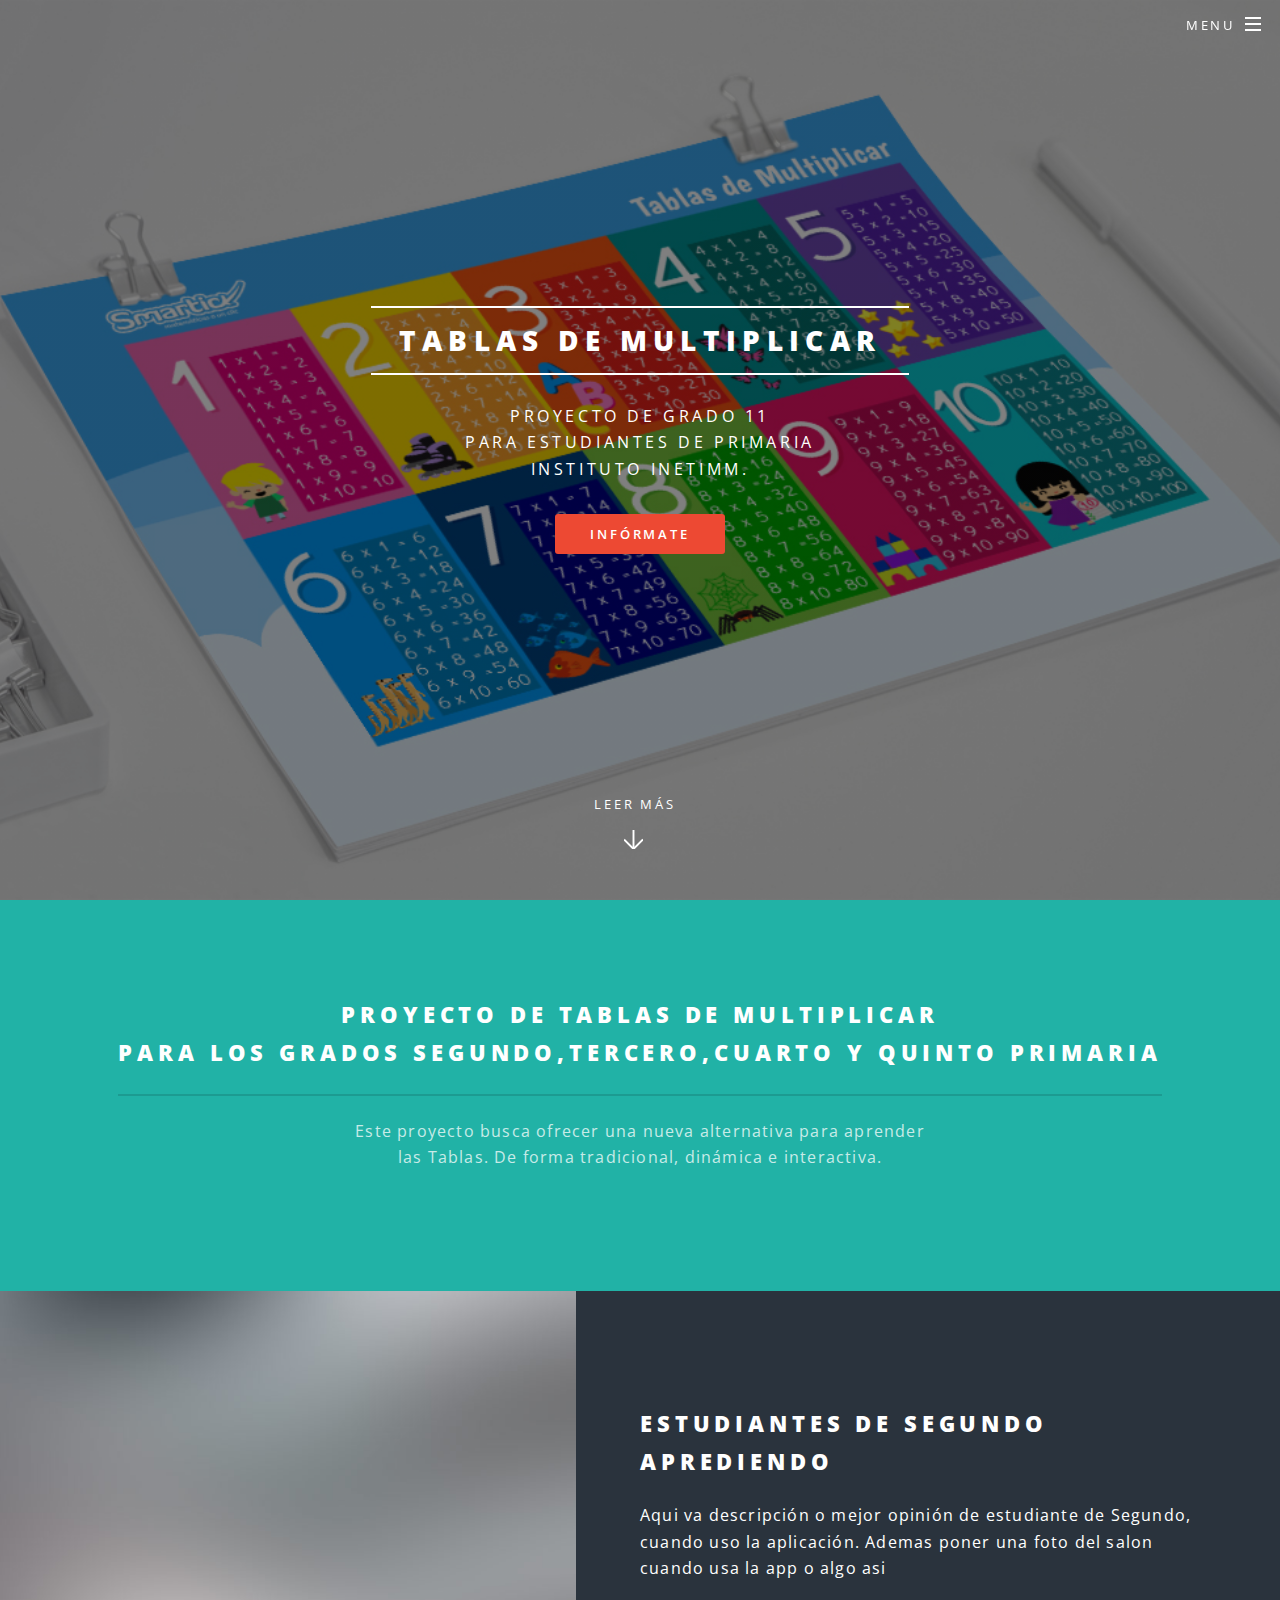
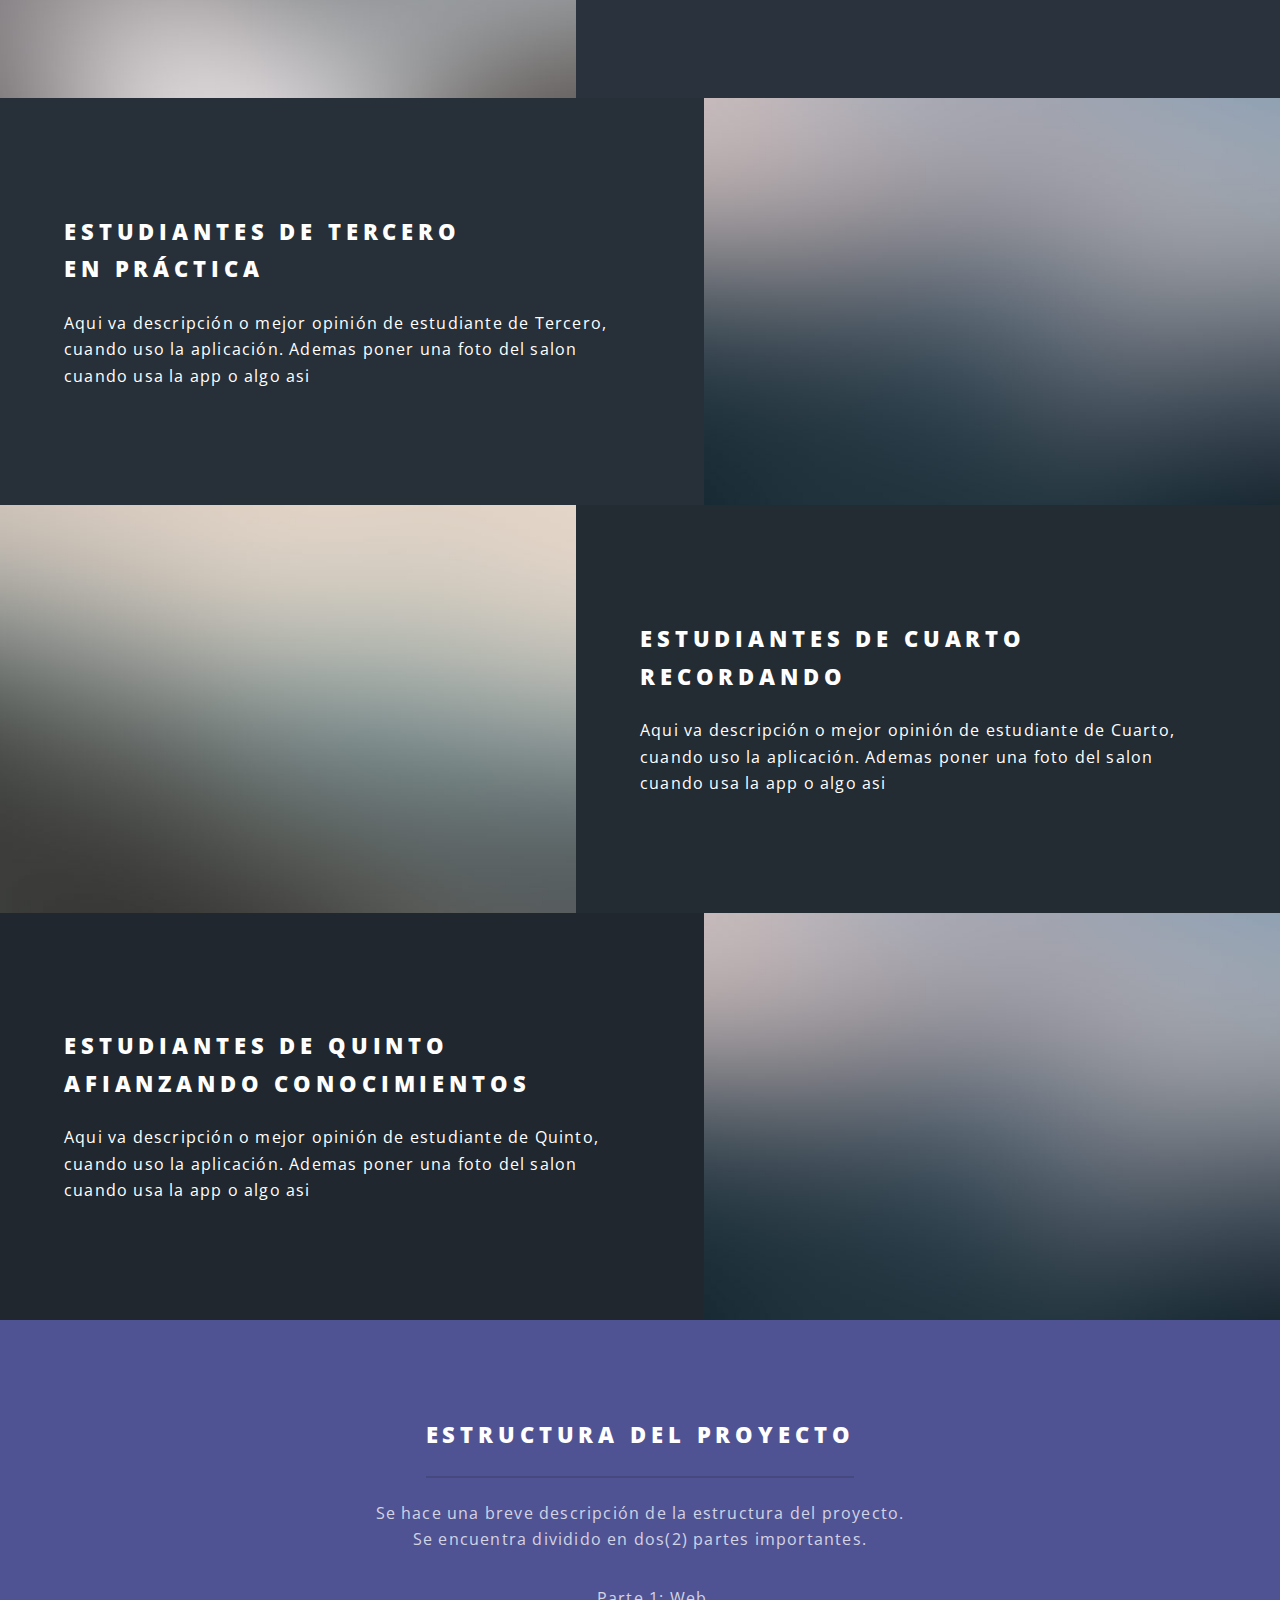
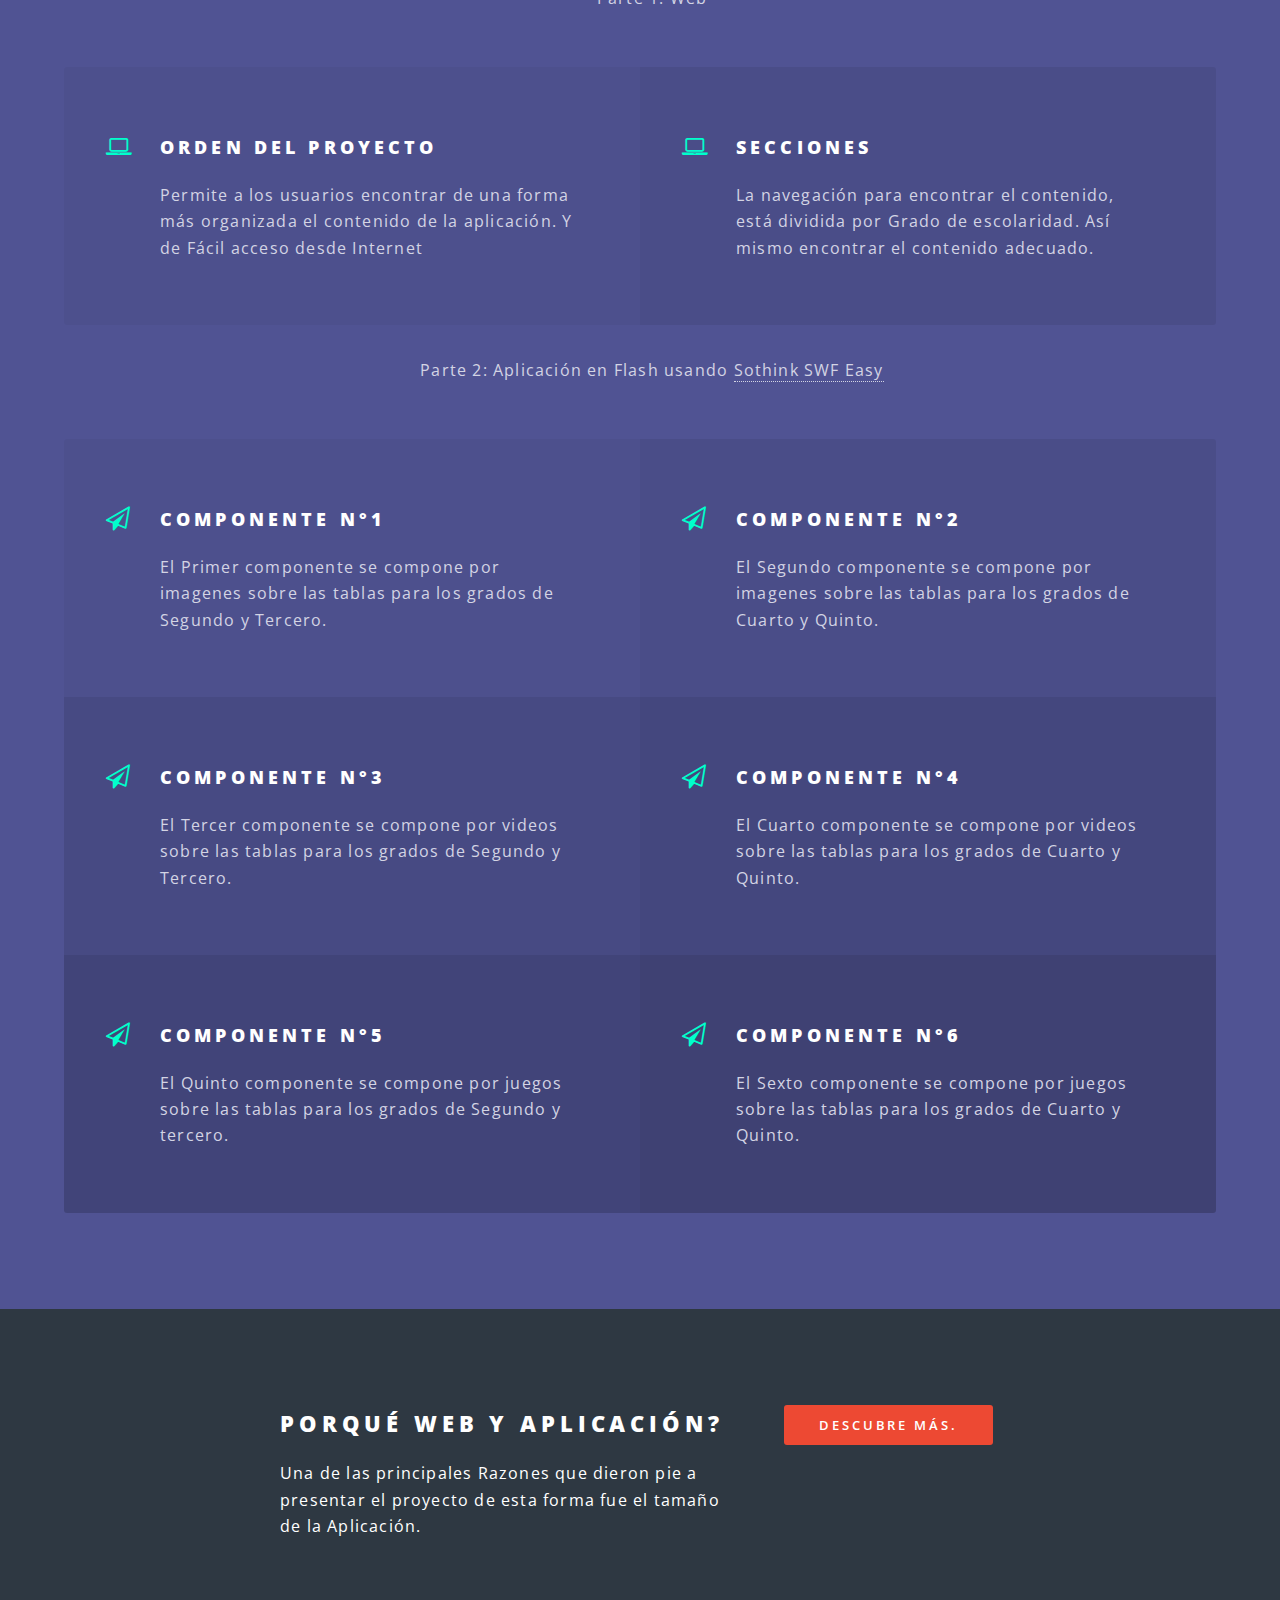
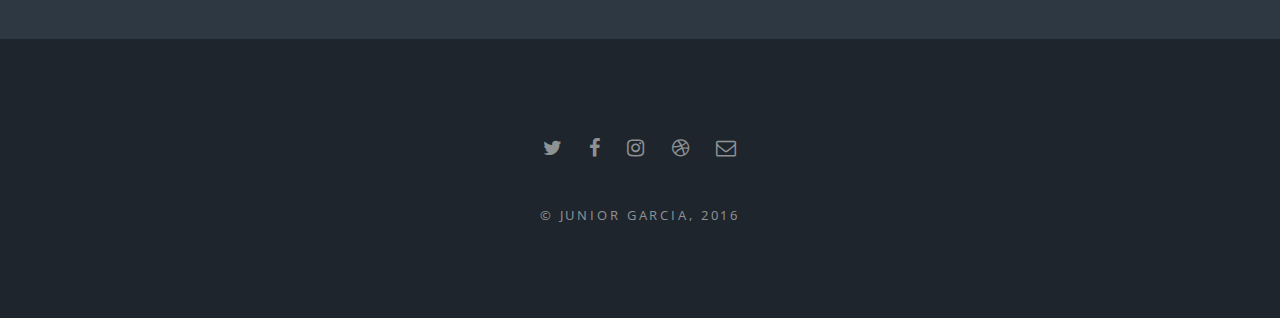
<file: index.html>
<!DOCTYPE HTML>
<html>
	<head>
		<title>Tablas</title>
		<meta charset="utf-8" />
		<meta name="viewport" content="width=device-width, initial-scale=1" />
		<!--[if lte IE 8]><script src="assets/js/ie/html5shiv.js"></script><![endif]-->
		<link rel="stylesheet" href="assets/css/main.css" />
		<!--[if lte IE 8]><link rel="stylesheet" href="assets/css/ie8.css" /><![endif]-->
		<!--[if lte IE 9]><link rel="stylesheet" href="assets/css/ie9.css" /><![endif]-->
	</head>
	<body class="landing">

		<!-- Page Wrapper -->
			<div id="page-wrapper">

				<!-- Header -->
					<header id="header" class="alt">
						<h1><a href="index.html">Tablas de Multiplicar</a></h1>
						<nav id="nav">
							<ul>
								<li class="special">
									<a href="#menu" class="menuToggle"><span>Menu</span></a>
									<div id="menu">
										<ul>
											<li><a href="index.html">Inicio</a></li>
											<li><a href="app23.html">Segundo</a></li>
											<li><a href="app23.html">Tercero</a></li>
											<li><a href="app45.html">Cuarto</a></li>
											<li><a href="app45.html">Quinto</a></li>
										</ul>
									</div>
								</li>
							</ul>
						</nav>
					</header>

				<!-- Banner -->
					<section id="banner">
						<div class="inner">
							<h2>Tablas de Multiplicar</h2>
							<p>PROYECTO de Grado 11<br />
							Para estudiantes de Primaria<br />
							Instituto INETIMM</a>.</p>
							<ul class="actions">
								<li><a href="#one" class="button special">Infórmate</a></li>
							</ul>
						</div>
						<a href="#one" class="more scrolly">Leer Más</a>
					</section>

				<!-- One -->
					<section id="one" class="wrapper style1 special">
						<div class="inner">
							<header class="major">
								<h2>Proyecto de Tablas de Multiplicar<br />
								para los grados Segundo,Tercero,Cuarto y Quinto Primaria</h2>
								<p>Este proyecto busca ofrecer una nueva alternativa para aprender<br />
								las Tablas. De forma tradicional, dinámica e interactiva.</p>
							</header>
							
						</div>
					</section>

				<!-- Two -->
					<section id="two" class="wrapper alt style2">
						<section class="spotlight">
							<div class="image"><img src="images/pic01.jpg" alt="" /></div><div class="content">
								<h2>Estudiantes de Segundo<br />
								Aprediendo</h2>
								<p>Aqui va descripción o mejor opinión de estudiante de Segundo, cuando uso la aplicación. Ademas poner una foto del salon cuando usa la app o algo asi</p>
							</div>
						</section>
						<section class="spotlight">
							<div class="image"><img src="images/pic02.jpg" alt="" /></div><div class="content">
								<h2>Estudiantes de Tercero<br />
							 En práctica</h2>
								<p>Aqui va descripción o mejor opinión de estudiante de Tercero, cuando uso la aplicación. Ademas poner una foto del salon cuando usa la app o algo asi</p>
							</div>
						</section>
						<section class="spotlight">
							<div class="image"><img src="images/pic03.jpg" alt="" /></div><div class="content">
								<h2>Estudiantes de Cuarto<br />
								Recordando</h2>
								<p>Aqui va descripción o mejor opinión de estudiante de Cuarto, cuando uso la aplicación. Ademas poner una foto del salon cuando usa la app o algo asi</p>
							</div>
						</section>
            			<section class="spotlight">
             				<div class="image"><img src="images/pic02.jpg" alt="" /></div><div class="content">
                				<h2>Estudiantes de Quinto<br />
                			Afianzando conocimientos</h2>
                				<p>Aqui va descripción o mejor opinión de estudiante de Quinto, cuando uso la aplicación. Ademas poner una foto del salon cuando usa la app o algo asi</p>
              				</div>
            			</section>
					</section>

				<!-- Three -->
					<section id="three" class="wrapper style3 special">
						<div class="inner">
							<header class="major">
								<h2>Estructura del Proyecto</h2>
								<p>Se hace una breve descripción de la estructura del proyecto.<br />
								Se encuentra dividido en dos(2) partes importantes. <br/>
                <ul id="menu2">
                  <li>Parte 1: Web</li>
                </ul>
                </p>
							</header>


							<ul class="features">
								<li class="icon fa-laptop">
									<h3>Orden del Proyecto</h3>
									<p>Permite a los usuarios encontrar de una forma más organizada el contenido de la aplicación. Y de Fácil acceso desde Internet</p>
								</li>
								<li class="icon fa-laptop">
									<h3>Secciones</h3>
									<p>La navegación para encontrar el contenido, está dividida por Grado de escolaridad. Así mismo encontrar el contenido adecuado.</p>
								</li>
							</ul>

              <header class="major">
                <ul >
                  <li>Parte 2: Aplicación en Flash usando <a href="http://www.sothink.com/product/swfeasy/">Sothink SWF Easy</a></li>
                </ul>
            
              </header>
              <ul class="features">
                <li class="icon fa-paper-plane-o">
                  <h3>Componente N°1</h3>
                  <p>El Primer componente se compone por imagenes sobre las tablas para los grados de Segundo y Tercero.</p>
                </li>
                <li class="icon fa-paper-plane-o">
                  <h3>Componente N°2</h3>
                  <p>El Segundo componente se compone por imagenes sobre las tablas para los grados de Cuarto y Quinto.</p>
                </li>
                <li class="icon fa-paper-plane-o">
                  <h3>Componente N°3</h3>
                  <p>El Tercer componente se compone por videos sobre las tablas para los grados de Segundo y Tercero.</p>
                </li>
                <li class="icon fa-paper-plane-o">
                  <h3>Componente N°4</h3>
                  <p>El Cuarto componente se compone por videos sobre las tablas para los grados de Cuarto y Quinto.</p>
                </li>
                <li class="icon fa-paper-plane-o">
                  <h3>Componente N°5</h3>
                  <p>El Quinto componente se compone por juegos sobre las tablas para los grados de Segundo y tercero.</p>
                </li>
                <li class="icon fa-paper-plane-o">
                  <h3>Componente N°6</h3>
                  <p>El Sexto componente se compone por juegos sobre las tablas para los grados de Cuarto y Quinto.</p>
                </li>
              </ul>
						</div>
					</section>

				<!-- CTA -->
					<section id="cta" class="wrapper style4">
						<div class="inner">
							<header>
								<h2>Porqué Web y Aplicación?</h2>
								<p>Una de las principales Razones que  dieron pie a presentar el proyecto de esta forma fue el tamaño de la Aplicación.</p>
							</header>
							<ul class="actions vertical">
								<li><a href="./razones.html" class="button special">Descubre más.</a></li>
							</ul>
						</div>
					</section>

				<!-- Footer -->
					<footer id="footer">
						<ul class="icons">
							<li><a href="#" class="icon fa-twitter"><span class="label">Twitter</span></a></li>
							<li><a href="https://www.facebook.com/Junior.Garcia.Quiroga" class="icon fa-facebook"><span class="label">Facebook</span></a></li>
							<li><a href="#" class="icon fa-instagram"><span class="label">Instagram</span></a></li>
							<li><a href="#" class="icon fa-dribbble"><span class="label">Dribbble</span></a></li>
							<li><a href="#" class="icon fa-envelope-o"><span class="label">Email</span></a></li>
						</ul>
						<ul class="copyright">
							<li>&copy; Junior Garcia, 2016</li>
						</ul>
					</footer>

			</div>

		<!-- Scripts -->
			<script src="assets/js/jquery.min.js"></script>
			<script src="assets/js/jquery.scrollex.min.js"></script>
			<script src="assets/js/jquery.scrolly.min.js"></script>
			<script src="assets/js/skel.min.js"></script>
			<script src="assets/js/util.js"></script>
			<!--[if lte IE 8]><script src="assets/js/ie/respond.min.js"></script><![endif]-->
			<script src="assets/js/main.js"></script>

	</body>
</html>
</file>
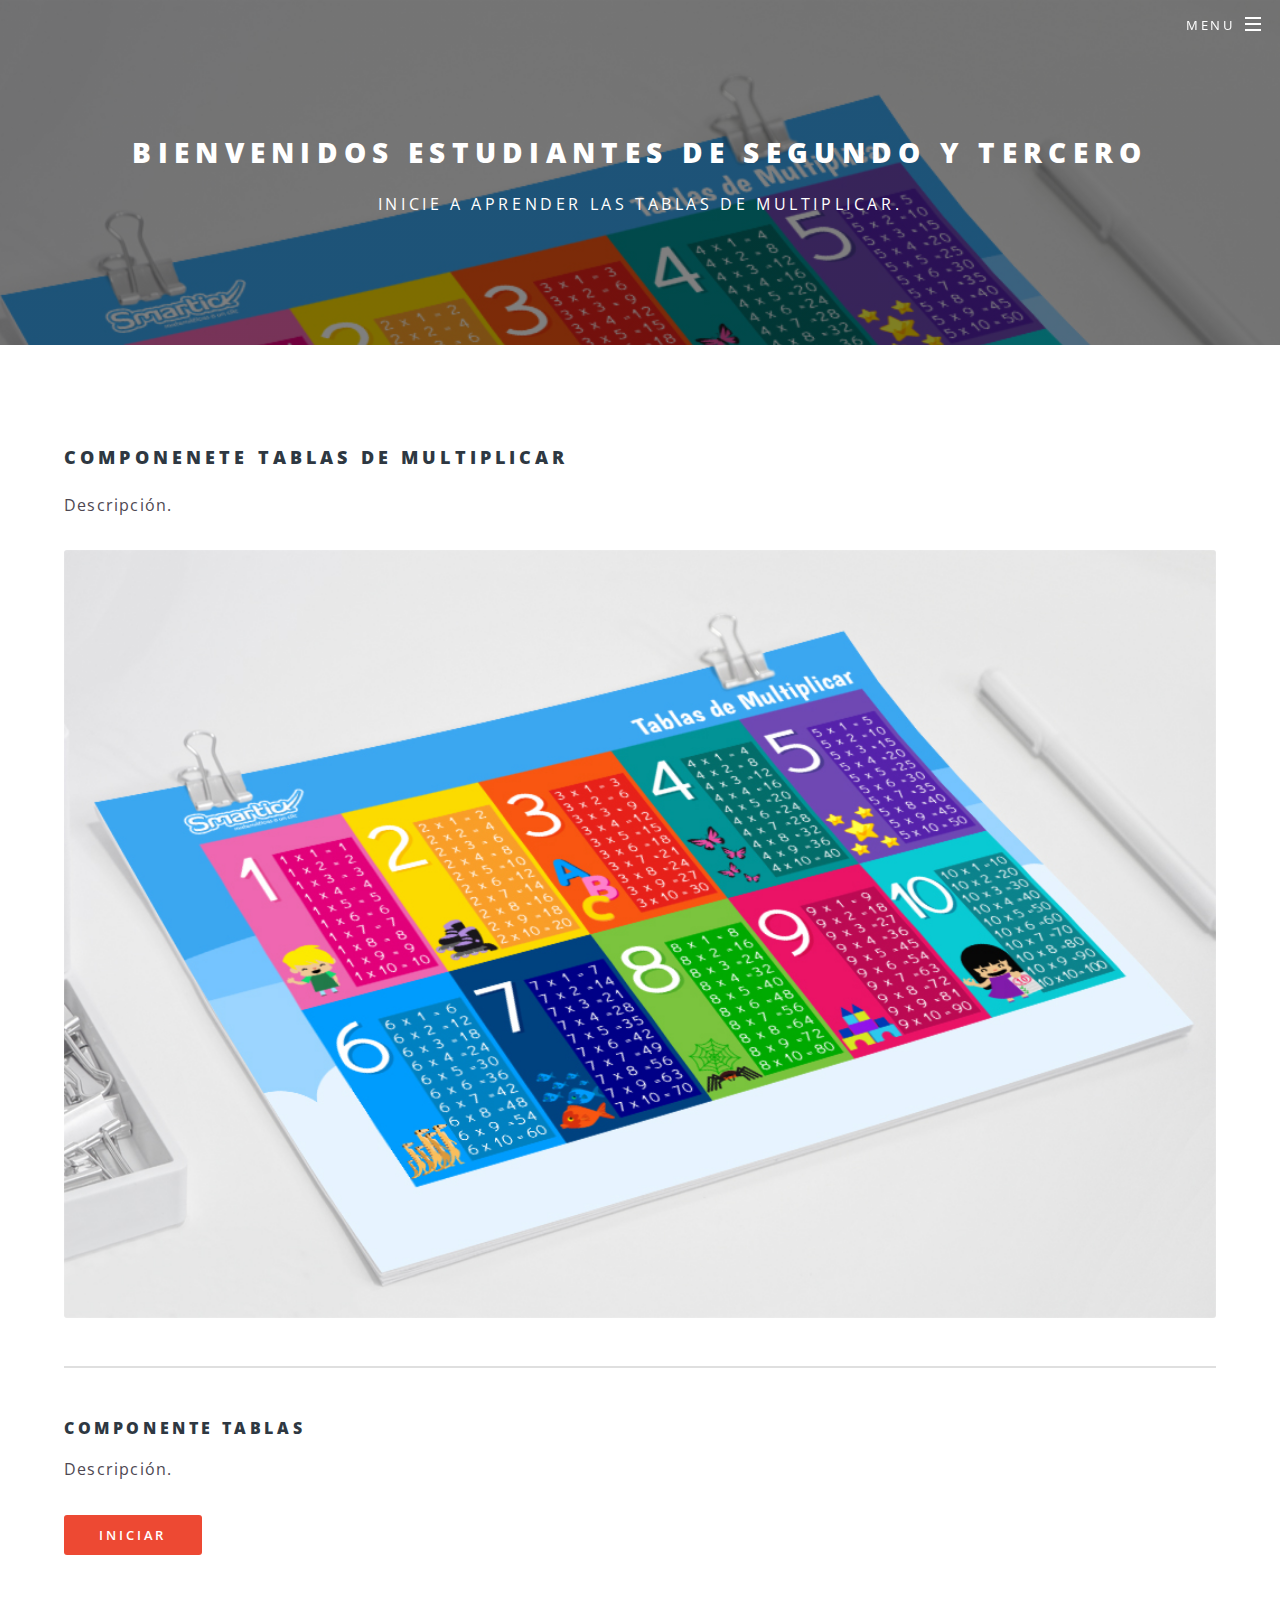
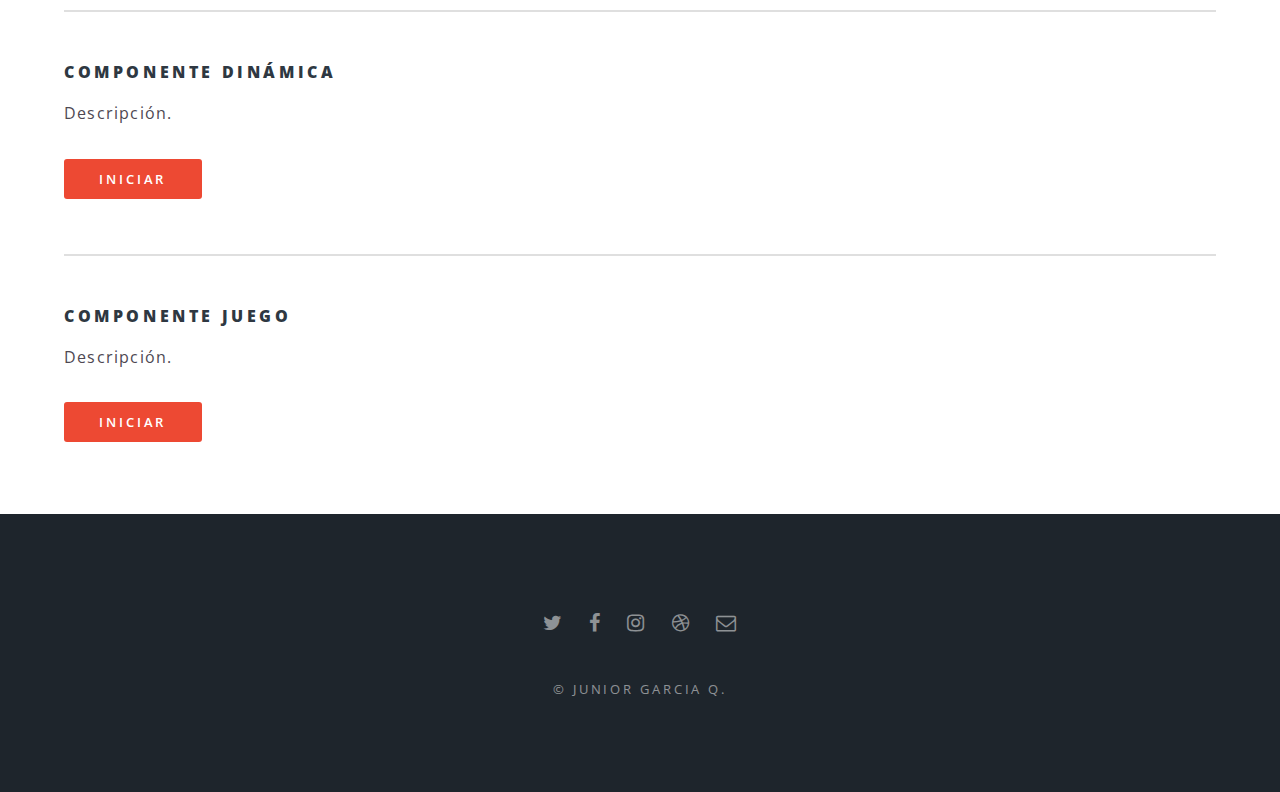
<file: app23.html>
<!DOCTYPE HTML>
<html>
  <head>
    <title>Tablas</title>
    <meta charset="utf-8" />
    <meta name="viewport" content="width=device-width, initial-scale=1" />
    <!--[if lte IE 8]><script src="assets/js/ie/html5shiv.js"></script><![endif]-->
    <link rel="stylesheet" href="assets/css/main.css" />
    <!--[if lte IE 8]><link rel="stylesheet" href="assets/css/ie8.css" /><![endif]-->
    <!--[if lte IE 9]><link rel="stylesheet" href="assets/css/ie9.css" /><![endif]-->
  </head>
  <body class="landing">

    <!-- Page Wrapper -->
      <div id="page-wrapper">

        <!-- Header -->
          <header id="header" class="alt">
            <h1><a href="index.html">Tablas de Multiplicar</a></h1>
            <nav id="nav">
              <ul>
                <li class="special">
                  <a href="#menu" class="menuToggle"><span>Menu</span></a>
                  <div id="menu">
                    <ul>
                      <li><a href="index.html">INICIO</a></li>
                      <li><a href="./app\V_1\TABLAS23.swf">TABLAS</a></li>
                      <li><a href="./app\V_1\DINAMICA23.swf">DINAMICA</a></li>
                      <li><a href="./app\V_1\JUEGO23.swf">JUEGO</a></li>
                    </ul>
                  </div>
                </li>
              </ul>
            </nav>
          </header>

        <!-- Portada de Segundo -->
          <article id="main">
            <header>
              <h2>Bienvenidos estudiantes de Segundo y Tercero</h2>
              <p>inicie a Aprender las Tablas de Multiplicar.</p>
            </header>
            <section class="wrapper style5">
              <div class="inner">

               <h3>Componenete Tablas de Multiplicar</h3>
                <p>Descripción.</p>

                  <div class="box alt">
                    <div class="row uniform 50%">
                      <div class="12u"><span class="image fit"><img src="images/banner.jpg" alt="" /></span></div>
                    </div>
                  </div>

                 
                <hr />

                 <h4>Componente Tablas</h4>
                <p>Descripción.</p>
                <a href="./app\V_1\TABLAS23.swf" class="button special small">Iniciar</a>

                <hr />

                <h4>Componente Dinámica</h4>
                <p>Descripción.</p>
                <a href="./app\V_1\DINAMICA23.swf" class="button special small">Iniciar</a>
                
                <hr />

                <h4>Componente Juego</h4>
                <p>Descripción.</p>
                <a href="./app\V_1\JUEGO23.swf" class="button special small">Iniciar</a>

              </div>
            </section>
          </article>

        <!-- Footer -->
          <footer id="footer">
            <ul class="icons">
              <li><a href="#" class="icon fa-twitter"><span class="label">Twitter</span></a></li>
              <li><a href="#" class="icon fa-facebook"><span class="label">Facebook</span></a></li>
              <li><a href="#" class="icon fa-instagram"><span class="label">Instagram</span></a></li>
              <li><a href="#" class="icon fa-dribbble"><span class="label">Dribbble</span></a></li>
              <li><a href="#" class="icon fa-envelope-o"><span class="label">Email</span></a></li>
            </ul>
            <ul class="copyright">
              <li>&copy; JUNIOR GARCIA Q.</li>
            </ul>
          </footer>

      </div>
      <script src="assets/js/jquery.min.js"></script>
      <script src="assets/js/jquery.scrollex.min.js"></script>
      <script src="assets/js/jquery.scrolly.min.js"></script>
      <script src="assets/js/skel.min.js"></script>
      <script src="assets/js/util.js"></script>
      <!--[if lte IE 8]><script src="assets/js/ie/respond.min.js"></script><![endif]-->
      <script src="assets/js/main.js"></script>

  </body>
</html>
</file>
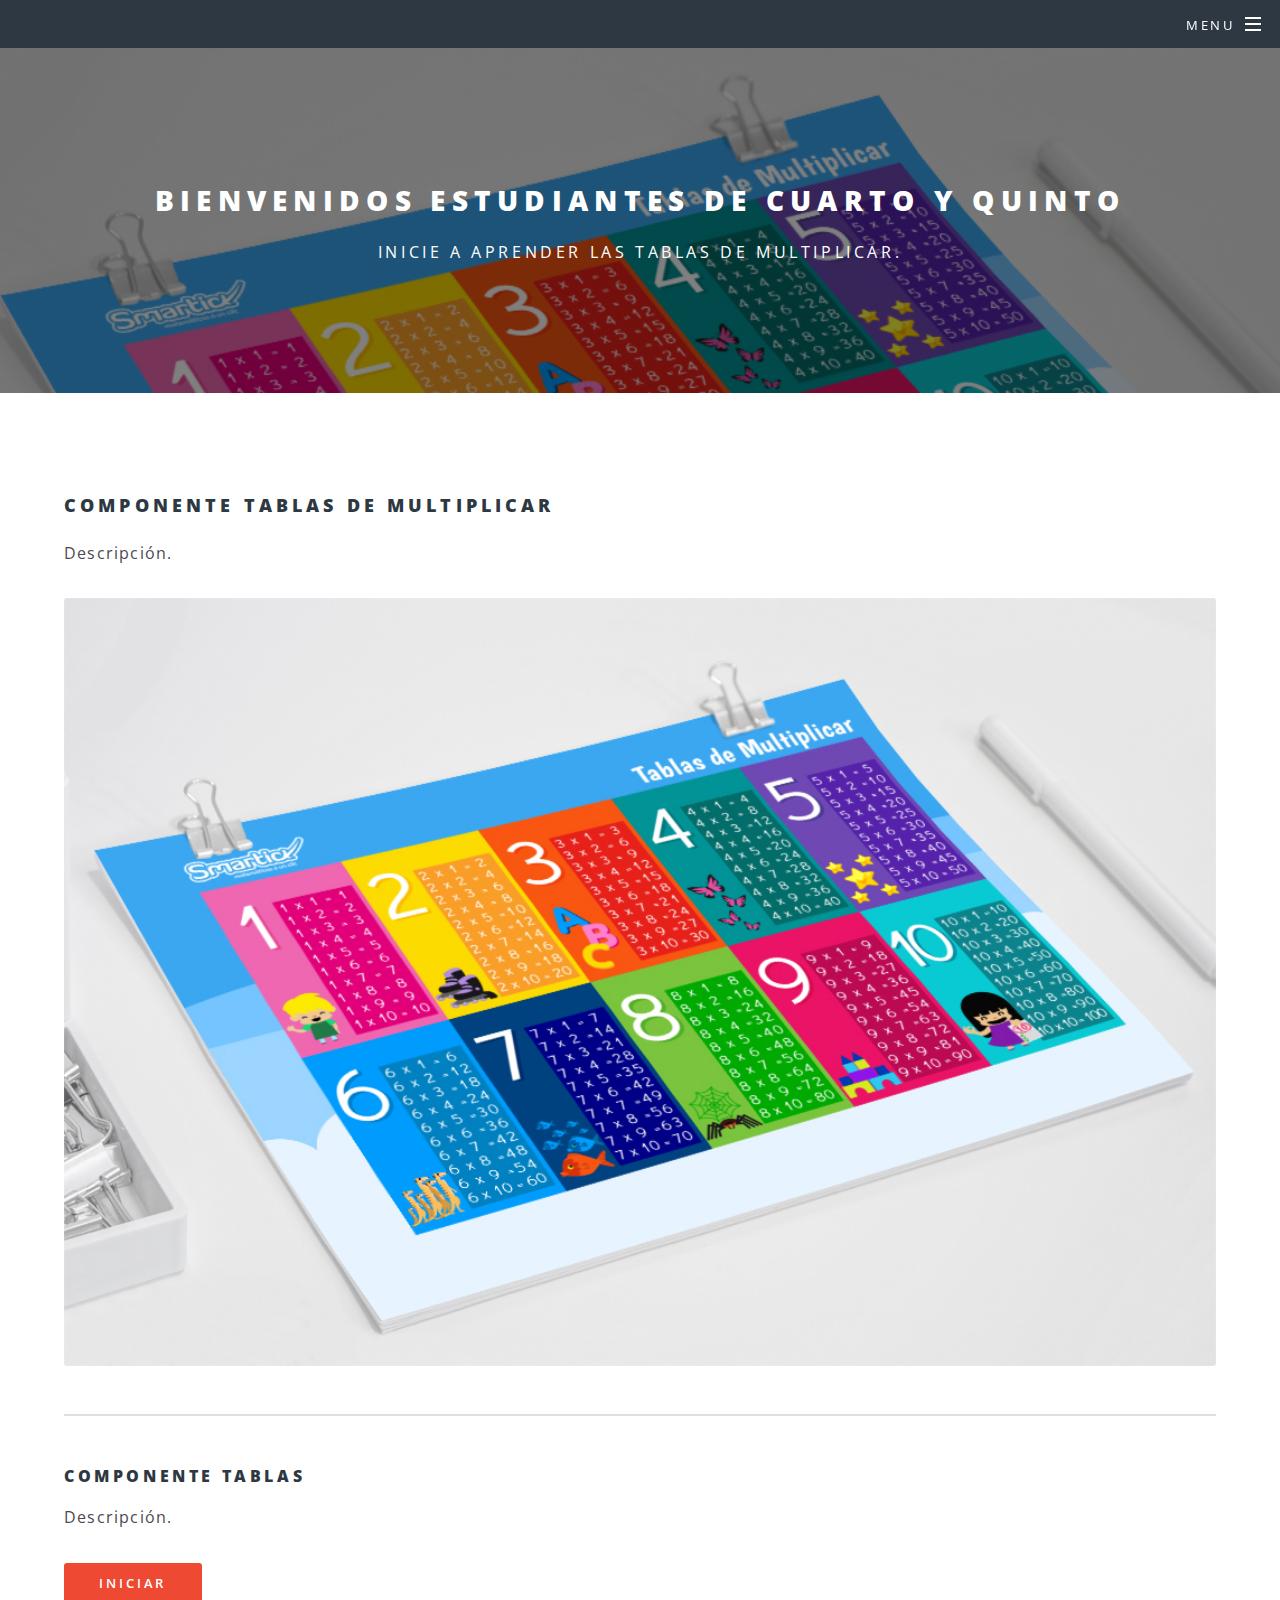
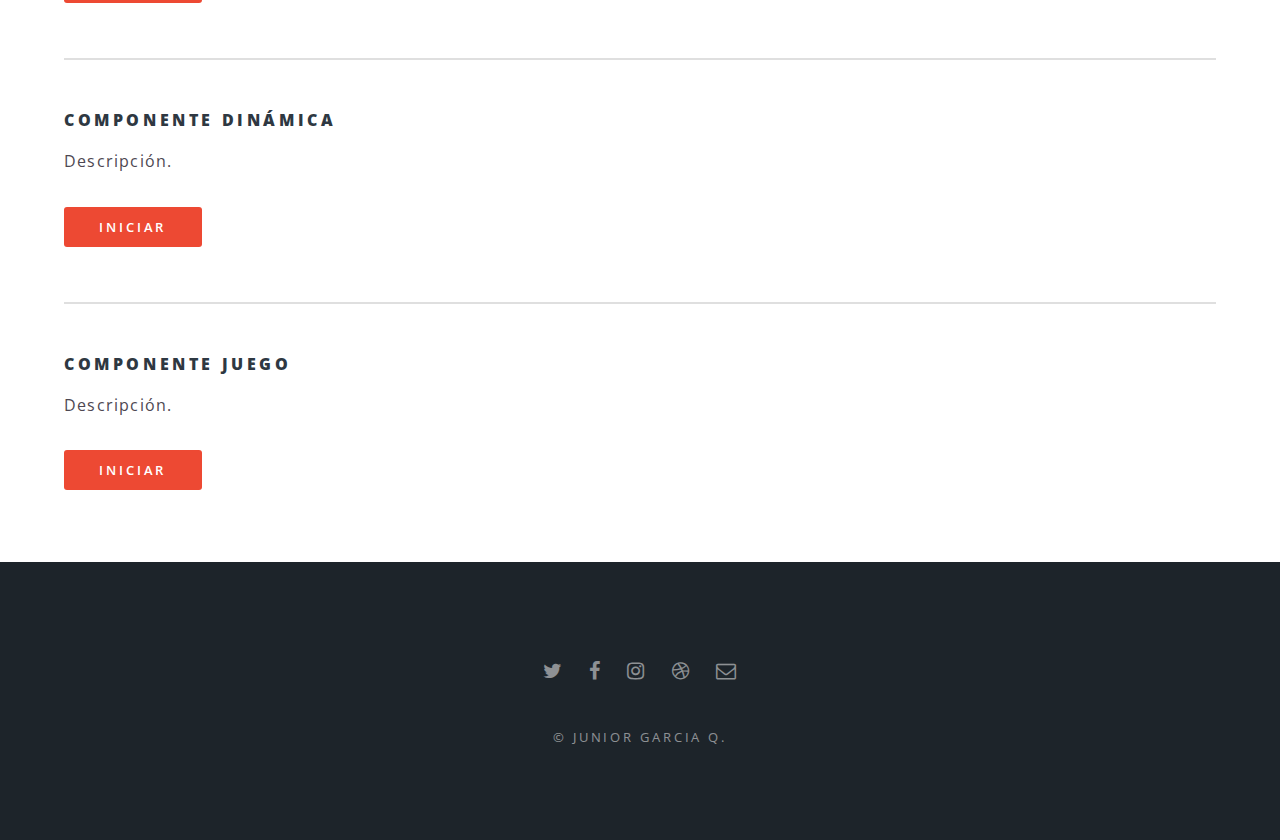
<file: app45.html>
<!DOCTYPE html>
<html lang="en">
<head>
  <meta charset="UTF-8">
  <title>Aplicación</title>
    <meta charset="utf-8" />
    <meta name="viewport" content="width=device-width, initial-scale=1" />
    <link rel="stylesheet" href="assets/css/main.css" />
</head>
  <body>
    <!-- Page Wrapper -->
      <div id="page-wrapper">

        <!-- Encabezado Igual al Index -->
          <header id="header" class="alt">
            <h1><a href="index.html">Las Tablas de Multiplicar</a></h1>
            <nav id="nav">
              <ul>
                <li class="special">
                  <a href="#menu" class="menuToggle"><span>Menu</span></a>
                  <div id="menu">
                    <ul>
                      <li><a href="index.html">INICIO</a></li>
                      <li><a href="./app\V_1\TABLAS45.swf">TABLAS</a></li>
                      <li><a href="./app\V_1\DINAMICA45.swf">DINAMICA</a></li>
                      <li><a href="./app\V_1\JUEGO45.swf">JUEGO</a></li>
                    </ul>
                  </div>
                </li>
              </ul>
            </nav>
          </header>

        <!-- Portada de cuarto -->
          <article id="main">
            <header>
              <h2>Bienvenidos estudiantes de Cuarto y Quinto</h2>
              <p>inicie a Aprender las Tablas de Multiplicar.</p>
            </header>
            <section class="wrapper style5">
              <div class="inner">

               <h3>Componente Tablas de Multiplicar</h3>
                <p>Descripción.</p>

                  <div class="box alt">
                    <div class="row uniform 50%">
                      <div class="12u"><span class="image fit"><img src="images/banner.jpg" alt="" /></span></div>
                    </div>
                  </div>
                      
                  <hr />

                  <h4>Componente Tablas</h4>
                  <p>Descripción.</p>                
                  <a href="./app\V_1\TABLAS45.swf" class="button special small">Iniciar</a>

                <hr />

                <h4>Componente Dinámica</h4>
                <p>Descripción.</p>
                <a href="./app\V_1\DINAMICA45.swf" class="button special small">Iniciar</a>
                
                <hr />

                 <h4>Componente Juego</h4>
                <p>Descripción.</p>
                <a href="C:\./app\V_1\JUEGO45.swf" class="button special small">Iniciar</a>

              </div>
            </section>
          </article>

        <!-- Footer -->
          <footer id="footer">
            <ul class="icons">
              <li><a href="#" class="icon fa-twitter"><span class="label">Twitter</span></a></li>
              <li><a href="#" class="icon fa-facebook"><span class="label">Facebook</span></a></li>
              <li><a href="#" class="icon fa-instagram"><span class="label">Instagram</span></a></li>
              <li><a href="#" class="icon fa-dribbble"><span class="label">Dribbble</span></a></li>
              <li><a href="#" class="icon fa-envelope-o"><span class="label">Email</span></a></li>
            </ul>
            <ul class="copyright">
              <li>&copy; JUNIOR GARCIA Q.</li>
            </ul>
          </footer>

      </div>
      <script src="assets/js/jquery.min.js"></script>
      <script src="assets/js/jquery.scrollex.min.js"></script>
      <script src="assets/js/jquery.scrolly.min.js"></script>
      <script src="assets/js/skel.min.js"></script>
      <script src="assets/js/util.js"></script>
      <!--[if lte IE 8]><script src="assets/js/ie/respond.min.js"></script><![endif]-->
      <script src="assets/js/main.js"></script>

  </body>
</html>
</file>
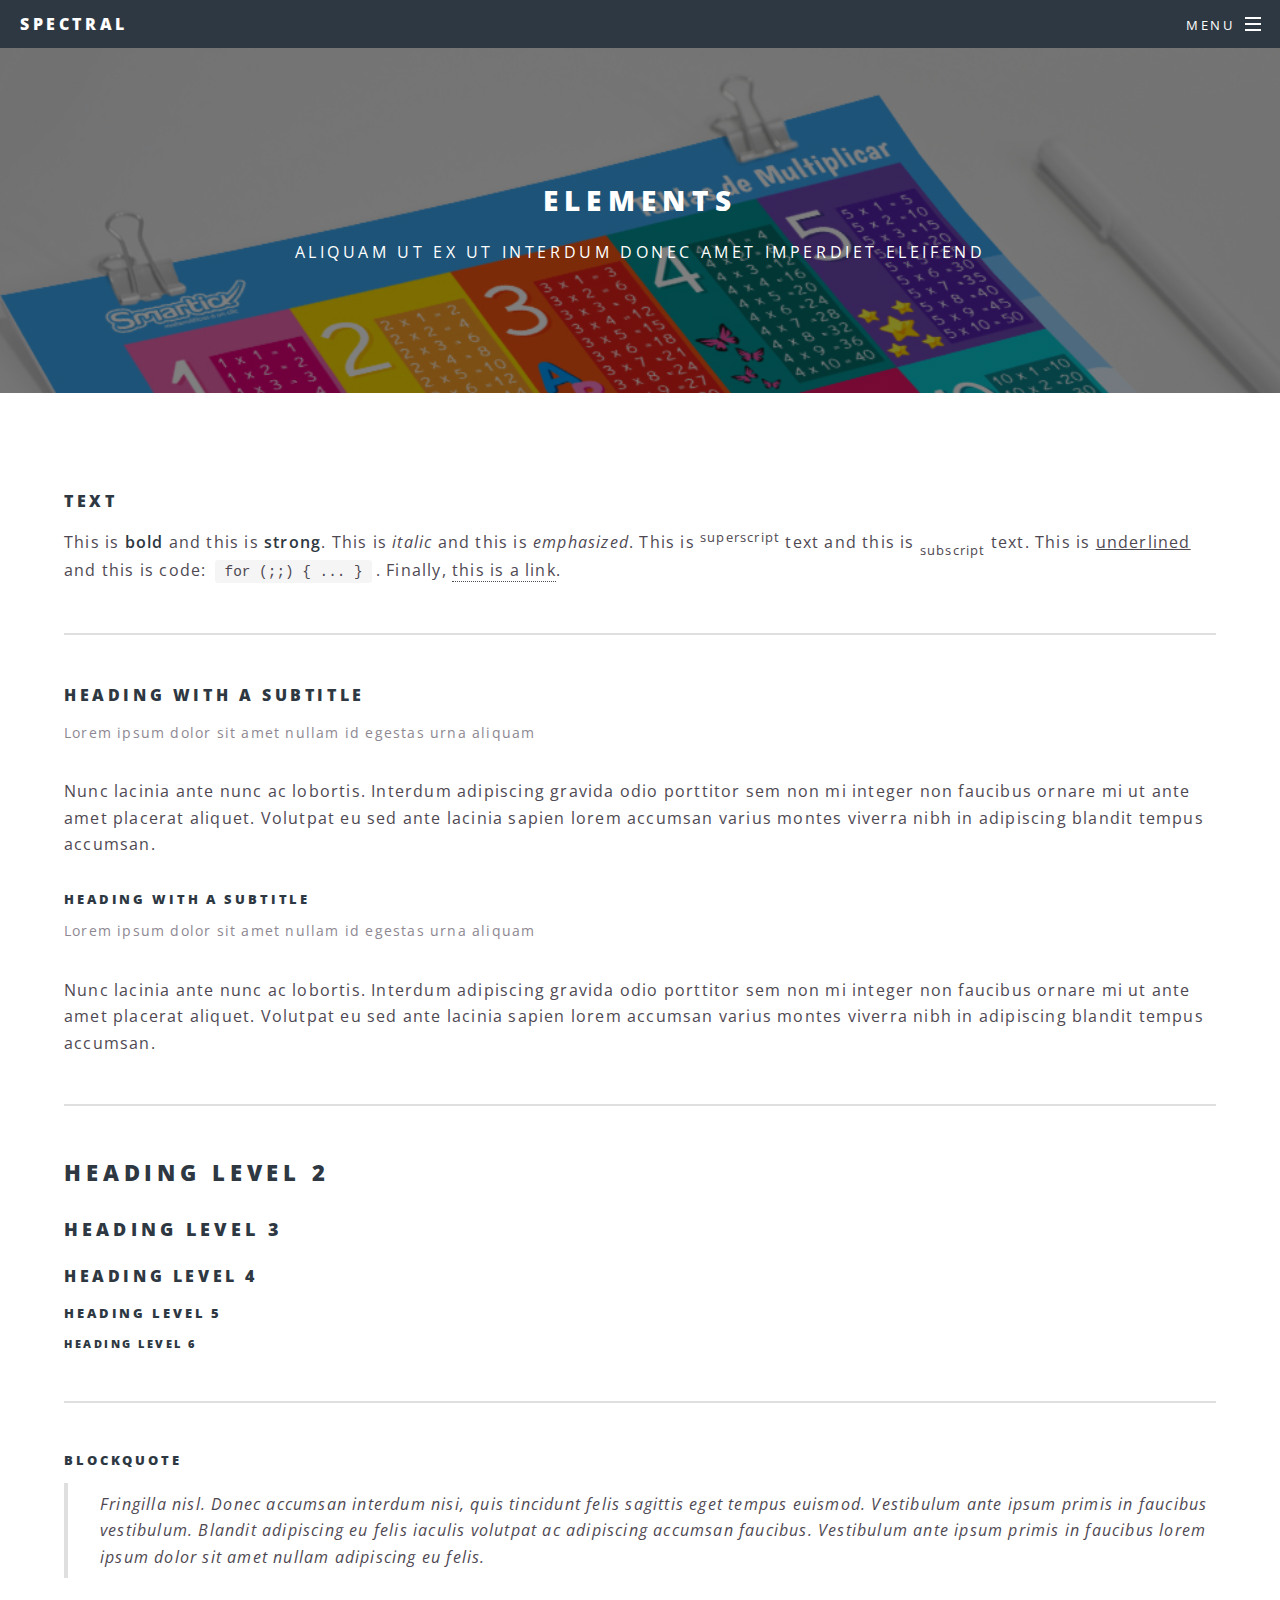
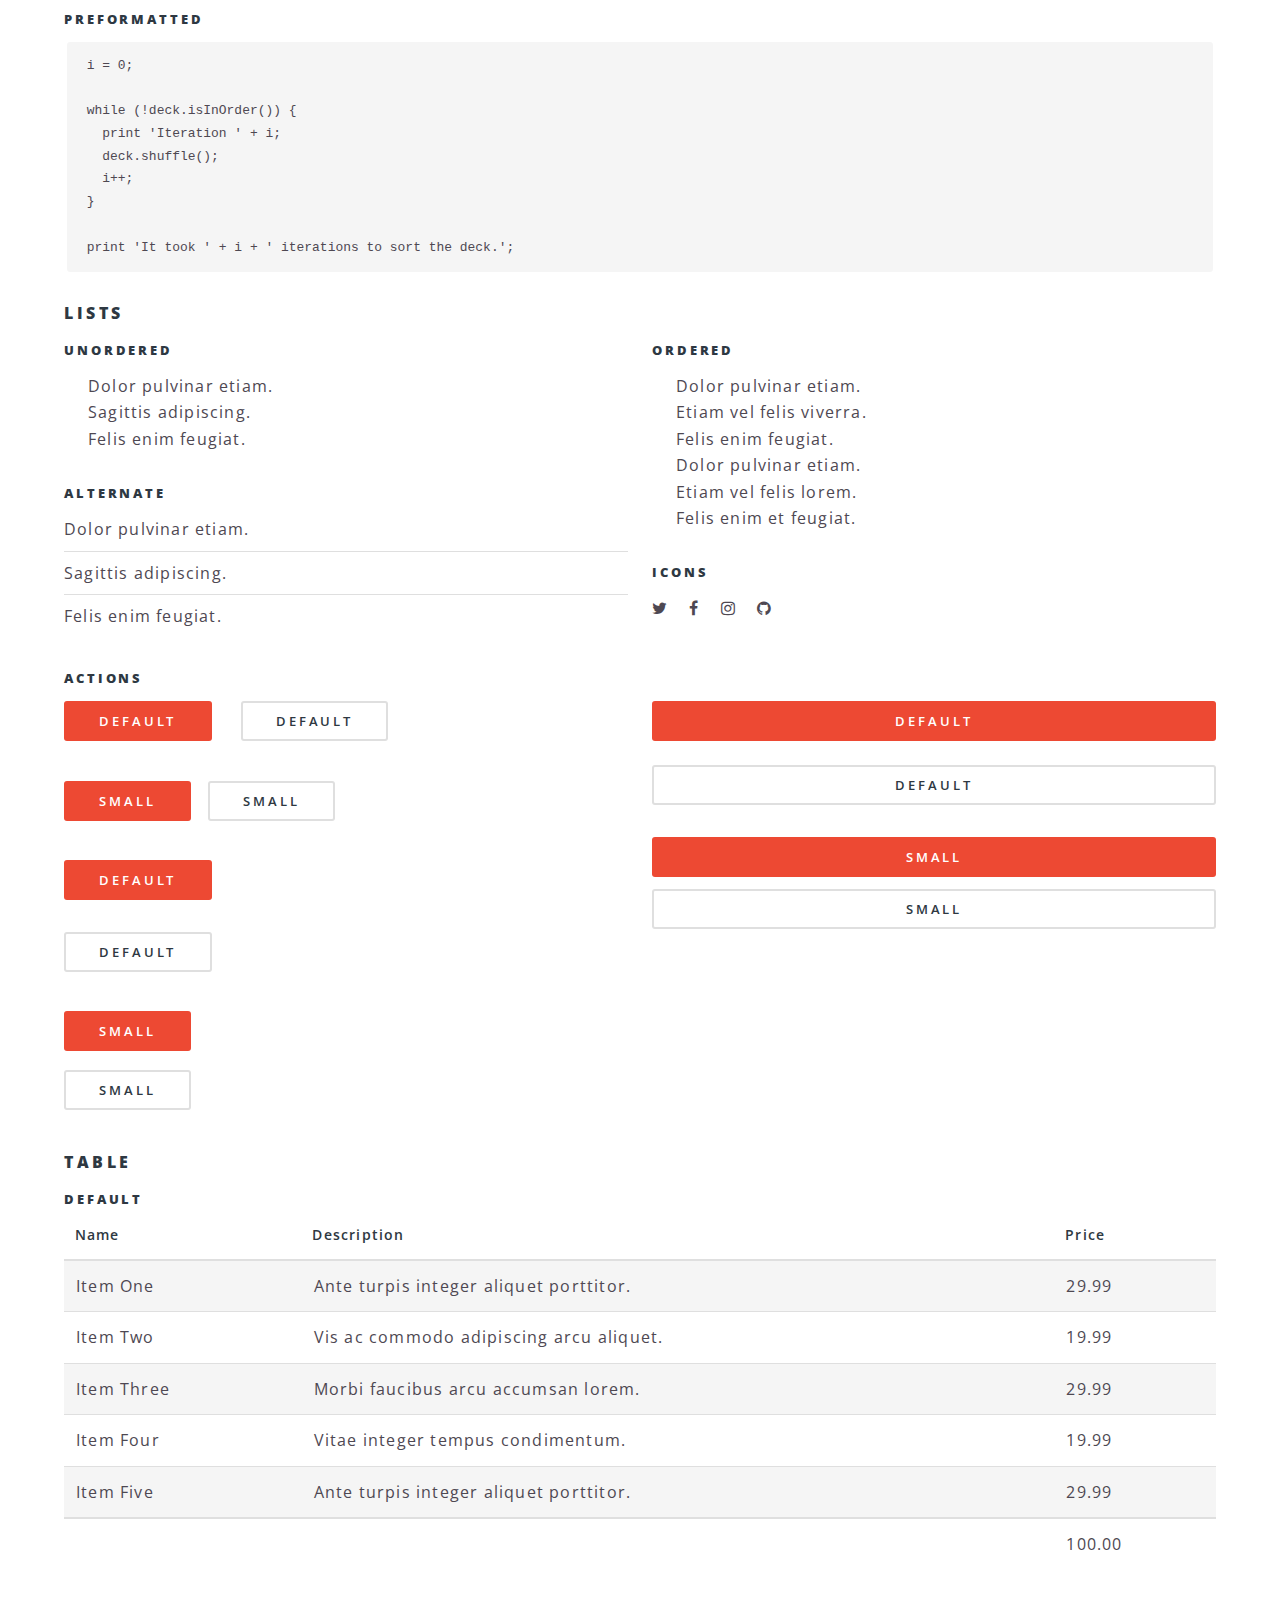
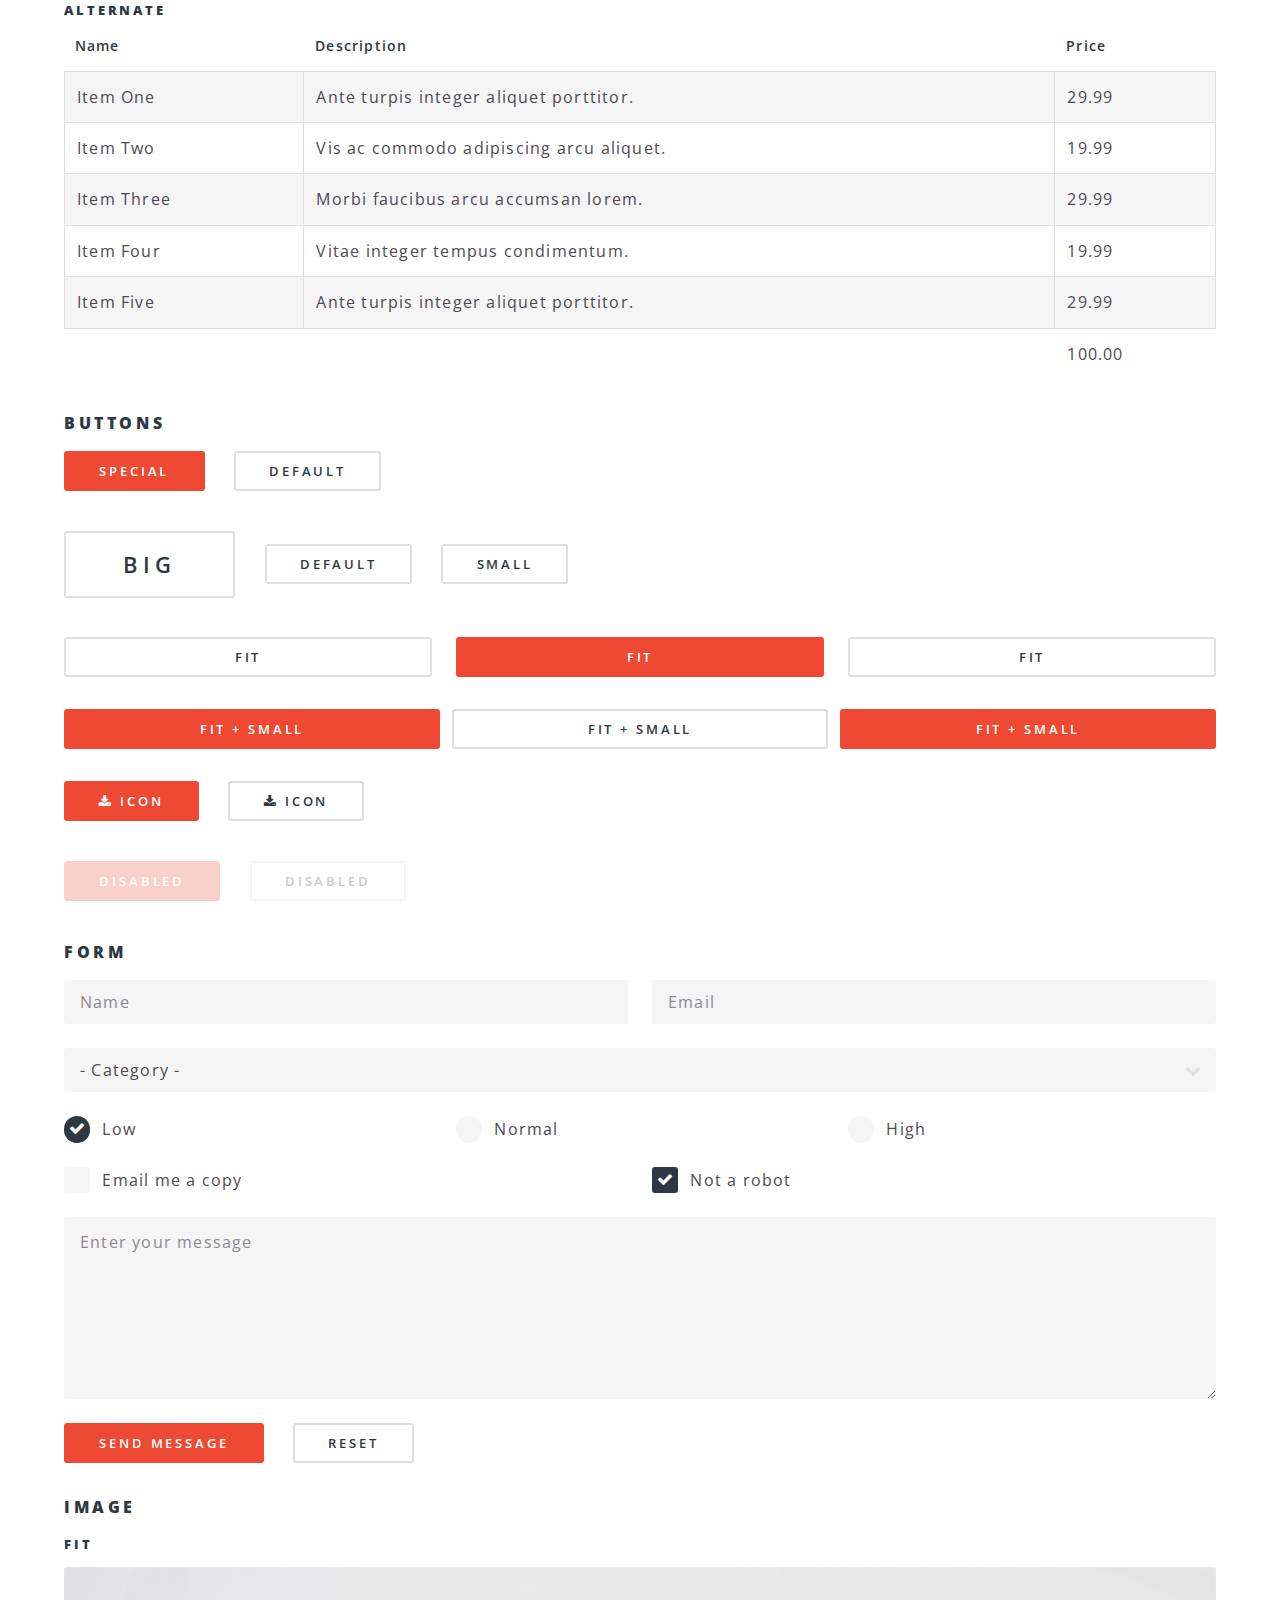
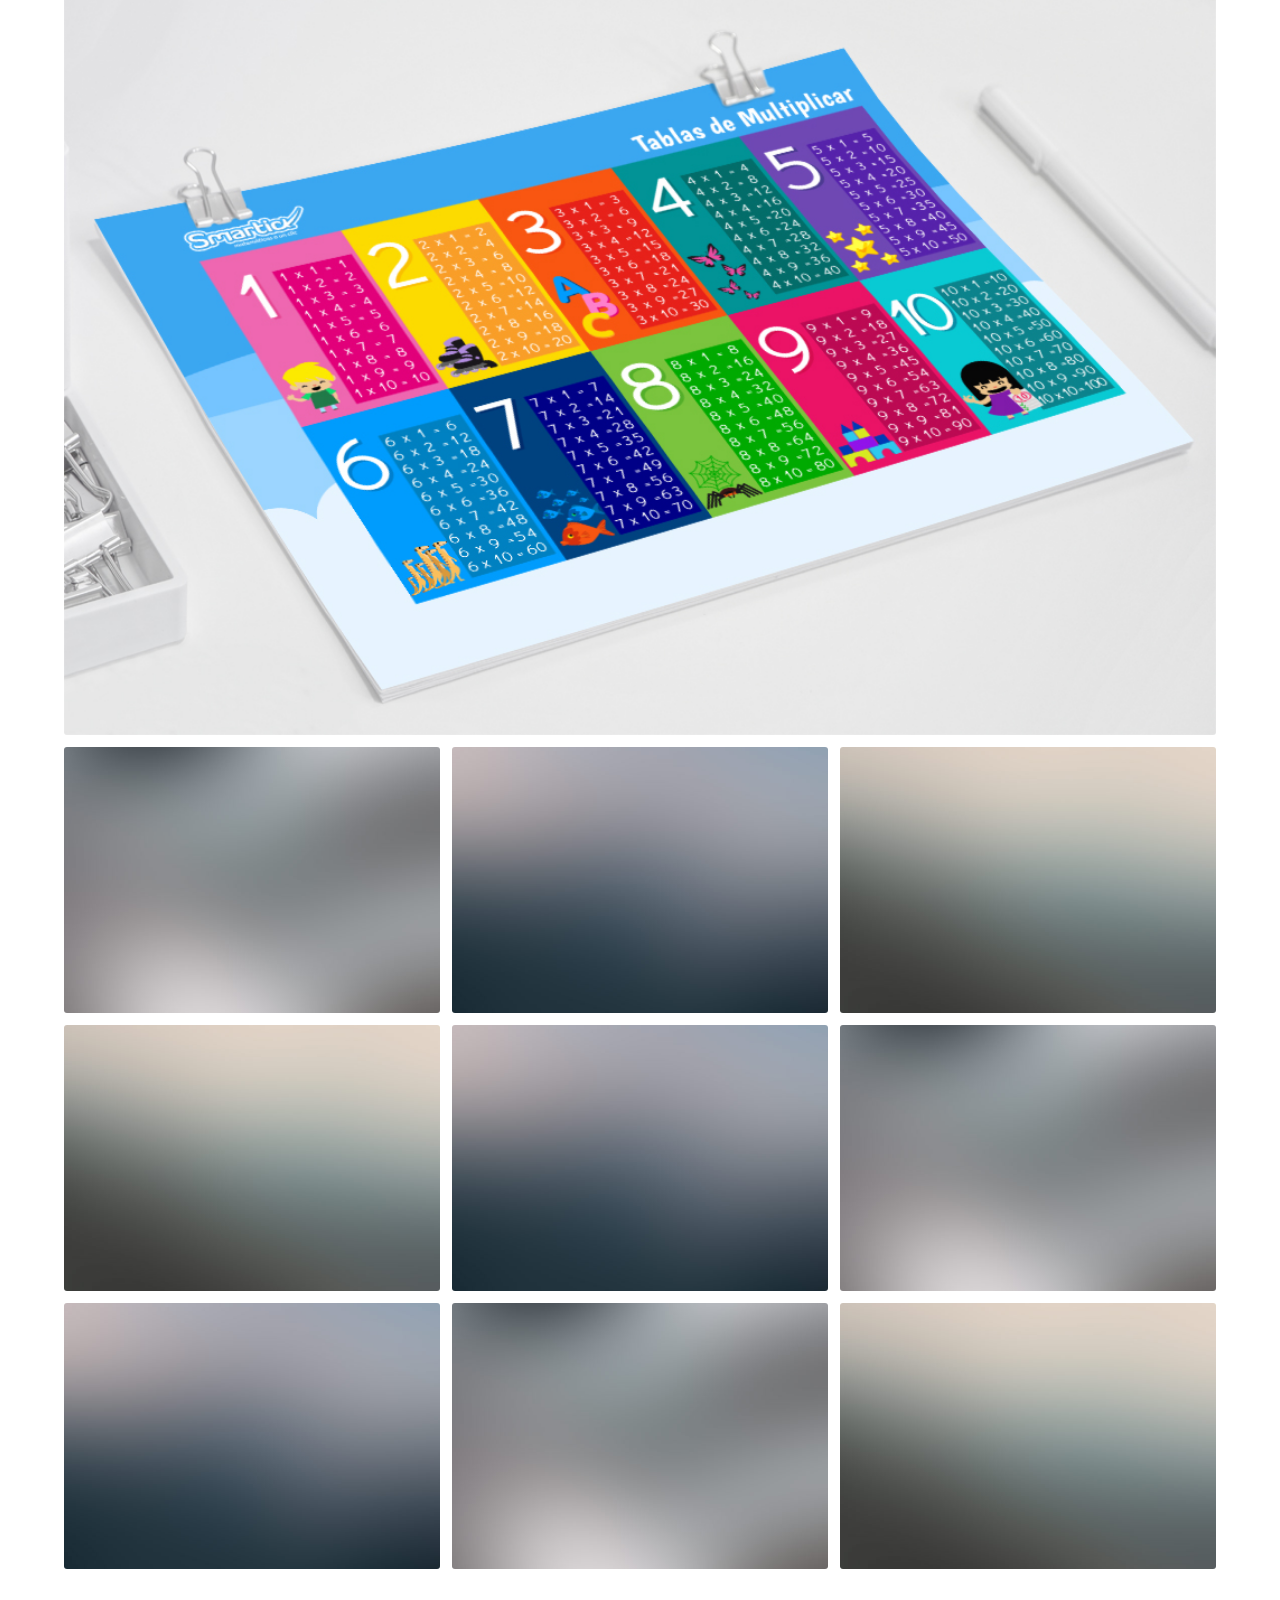
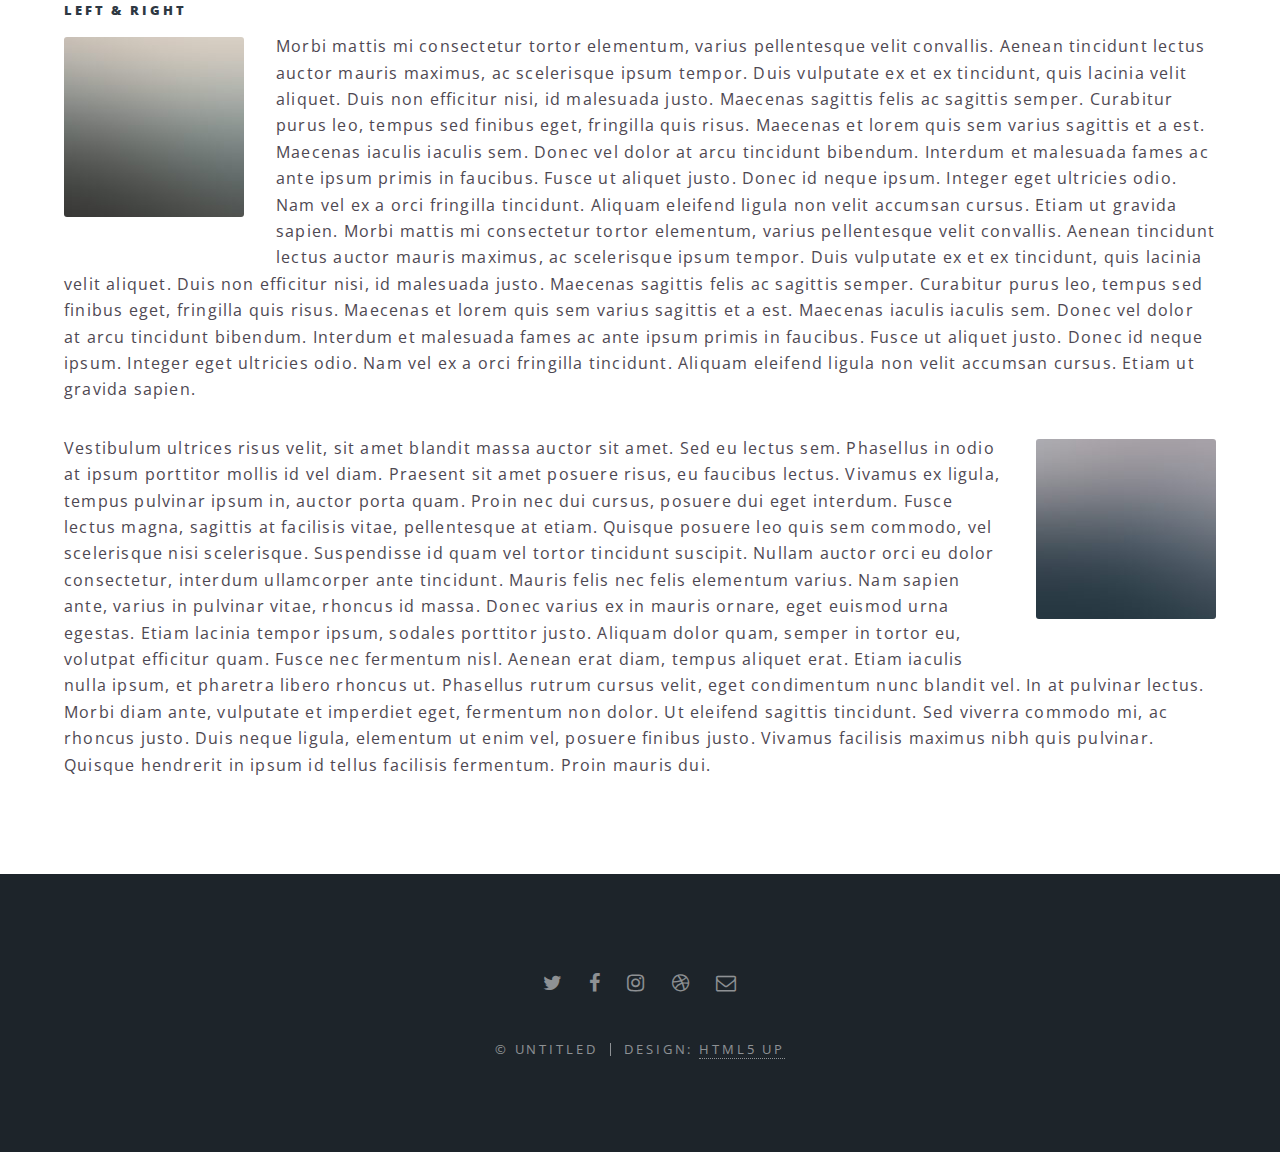
<file: elements.html>
<!DOCTYPE HTML>
<!--
	Spectral by HTML5 UP
	html5up.net | @ajlkn
	Free for personal and commercial use under the CCA 3.0 license (html5up.net/license)
-->
<html>
	<head>
		<title>Elements - Spectral by HTML5 UP</title>
		<meta charset="utf-8" />
		<meta name="viewport" content="width=device-width, initial-scale=1" />
		<!--[if lte IE 8]><script src="assets/js/ie/html5shiv.js"></script><![endif]-->
		<link rel="stylesheet" href="assets/css/main.css" />
		<!--[if lte IE 8]><link rel="stylesheet" href="assets/css/ie8.css" /><![endif]-->
		<!--[if lte IE 9]><link rel="stylesheet" href="assets/css/ie9.css" /><![endif]-->
	</head>
	<body>

		<!-- Page Wrapper -->
			<div id="page-wrapper">

				<!-- Header -->
					<header id="header">
						<h1><a href="index.html">Spectral</a></h1>
						<nav id="nav">
							<ul>
								<li class="special">
									<a href="#menu" class="menuToggle"><span>Menu</span></a>
									<div id="menu">
										<ul>
											<li><a href="index.html">Home</a></li>
											<li><a href="generic.html">Generic</a></li>
											<li><a href="elements.html">Elements</a></li>
											<li><a href="#">Sign Up</a></li>
											<li><a href="#">Log In</a></li>
										</ul>
									</div>
								</li>
							</ul>
						</nav>
					</header>

				<!-- Main -->
					<article id="main">
						<header>
							<h2>Elements</h2>
							<p>Aliquam ut ex ut interdum donec amet imperdiet eleifend</p>
						</header>
						<section class="wrapper style5">
							<div class="inner">

								<section>
									<h4>Text</h4>
									<p>This is <b>bold</b> and this is <strong>strong</strong>. This is <i>italic</i> and this is <em>emphasized</em>.
									This is <sup>superscript</sup> text and this is <sub>subscript</sub> text.
									This is <u>underlined</u> and this is code: <code>for (;;) { ... }</code>. Finally, <a href="#">this is a link</a>.</p>
									<hr />
									<header>
										<h4>Heading with a Subtitle</h4>
										<p>Lorem ipsum dolor sit amet nullam id egestas urna aliquam</p>
									</header>
									<p>Nunc lacinia ante nunc ac lobortis. Interdum adipiscing gravida odio porttitor sem non mi integer non faucibus ornare mi ut ante amet placerat aliquet. Volutpat eu sed ante lacinia sapien lorem accumsan varius montes viverra nibh in adipiscing blandit tempus accumsan.</p>
									<header>
										<h5>Heading with a Subtitle</h5>
										<p>Lorem ipsum dolor sit amet nullam id egestas urna aliquam</p>
									</header>
									<p>Nunc lacinia ante nunc ac lobortis. Interdum adipiscing gravida odio porttitor sem non mi integer non faucibus ornare mi ut ante amet placerat aliquet. Volutpat eu sed ante lacinia sapien lorem accumsan varius montes viverra nibh in adipiscing blandit tempus accumsan.</p>
									<hr />
									<h2>Heading Level 2</h2>
									<h3>Heading Level 3</h3>
									<h4>Heading Level 4</h4>
									<h5>Heading Level 5</h5>
									<h6>Heading Level 6</h6>
									<hr />
									<h5>Blockquote</h5>
									<blockquote>Fringilla nisl. Donec accumsan interdum nisi, quis tincidunt felis sagittis eget tempus euismod. Vestibulum ante ipsum primis in faucibus vestibulum. Blandit adipiscing eu felis iaculis volutpat ac adipiscing accumsan faucibus. Vestibulum ante ipsum primis in faucibus lorem ipsum dolor sit amet nullam adipiscing eu felis.</blockquote>
									<h5>Preformatted</h5>
									<pre><code>i = 0;

while (!deck.isInOrder()) {
  print 'Iteration ' + i;
  deck.shuffle();
  i++;
}

print 'It took ' + i + ' iterations to sort the deck.';</code></pre>
								</section>

								<section>
									<h4>Lists</h4>
									<div class="row">
										<div class="6u 12u$(medium)">
											<h5>Unordered</h5>
											<ul>
												<li>Dolor pulvinar etiam.</li>
												<li>Sagittis adipiscing.</li>
												<li>Felis enim feugiat.</li>
											</ul>
											<h5>Alternate</h5>
											<ul class="alt">
												<li>Dolor pulvinar etiam.</li>
												<li>Sagittis adipiscing.</li>
												<li>Felis enim feugiat.</li>
											</ul>
										</div>
										<div class="6u$ 12u$(medium)">
											<h5>Ordered</h5>
											<ol>
												<li>Dolor pulvinar etiam.</li>
												<li>Etiam vel felis viverra.</li>
												<li>Felis enim feugiat.</li>
												<li>Dolor pulvinar etiam.</li>
												<li>Etiam vel felis lorem.</li>
												<li>Felis enim et feugiat.</li>
											</ol>
											<h5>Icons</h5>
											<ul class="icons">
												<li><a href="#" class="icon fa-twitter"><span class="label">Twitter</span></a></li>
												<li><a href="#" class="icon fa-facebook"><span class="label">Facebook</span></a></li>
												<li><a href="#" class="icon fa-instagram"><span class="label">Instagram</span></a></li>
												<li><a href="#" class="icon fa-github"><span class="label">Github</span></a></li>
											</ul>
										</div>
									</div>
									<h5>Actions</h5>
									<div class="row">
										<div class="6u 12u$(medium)">
											<ul class="actions">
												<li><a href="#" class="button special">Default</a></li>
												<li><a href="#" class="button">Default</a></li>
											</ul>
											<ul class="actions small">
												<li><a href="#" class="button special small">Small</a></li>
												<li><a href="#" class="button small">Small</a></li>
											</ul>
											<ul class="actions vertical">
												<li><a href="#" class="button special">Default</a></li>
												<li><a href="#" class="button">Default</a></li>
											</ul>
											<ul class="actions vertical small">
												<li><a href="#" class="button special small">Small</a></li>
												<li><a href="#" class="button small">Small</a></li>
											</ul>
										</div>
										<div class="6u 12u$(medium)">
											<ul class="actions vertical">
												<li><a href="#" class="button special fit">Default</a></li>
												<li><a href="#" class="button fit">Default</a></li>
											</ul>
											<ul class="actions vertical small">
												<li><a href="#" class="button special small fit">Small</a></li>
												<li><a href="#" class="button small fit">Small</a></li>
											</ul>
										</div>
									</div>
								</section>

								<section>
									<h4>Table</h4>
									<h5>Default</h5>
									<div class="table-wrapper">
										<table>
											<thead>
												<tr>
													<th>Name</th>
													<th>Description</th>
													<th>Price</th>
												</tr>
											</thead>
											<tbody>
												<tr>
													<td>Item One</td>
													<td>Ante turpis integer aliquet porttitor.</td>
													<td>29.99</td>
												</tr>
												<tr>
													<td>Item Two</td>
													<td>Vis ac commodo adipiscing arcu aliquet.</td>
													<td>19.99</td>
												</tr>
												<tr>
													<td>Item Three</td>
													<td> Morbi faucibus arcu accumsan lorem.</td>
													<td>29.99</td>
												</tr>
												<tr>
													<td>Item Four</td>
													<td>Vitae integer tempus condimentum.</td>
													<td>19.99</td>
												</tr>
												<tr>
													<td>Item Five</td>
													<td>Ante turpis integer aliquet porttitor.</td>
													<td>29.99</td>
												</tr>
											</tbody>
											<tfoot>
												<tr>
													<td colspan="2"></td>
													<td>100.00</td>
												</tr>
											</tfoot>
										</table>
									</div>

									<h5>Alternate</h5>
									<div class="table-wrapper">
										<table class="alt">
											<thead>
												<tr>
													<th>Name</th>
													<th>Description</th>
													<th>Price</th>
												</tr>
											</thead>
											<tbody>
												<tr>
													<td>Item One</td>
													<td>Ante turpis integer aliquet porttitor.</td>
													<td>29.99</td>
												</tr>
												<tr>
													<td>Item Two</td>
													<td>Vis ac commodo adipiscing arcu aliquet.</td>
													<td>19.99</td>
												</tr>
												<tr>
													<td>Item Three</td>
													<td> Morbi faucibus arcu accumsan lorem.</td>
													<td>29.99</td>
												</tr>
												<tr>
													<td>Item Four</td>
													<td>Vitae integer tempus condimentum.</td>
													<td>19.99</td>
												</tr>
												<tr>
													<td>Item Five</td>
													<td>Ante turpis integer aliquet porttitor.</td>
													<td>29.99</td>
												</tr>
											</tbody>
											<tfoot>
												<tr>
													<td colspan="2"></td>
													<td>100.00</td>
												</tr>
											</tfoot>
										</table>
									</div>
								</section>

								<section>
									<h4>Buttons</h4>
									<ul class="actions">
										<li><a href="#" class="button special">Special</a></li>
										<li><a href="#" class="button">Default</a></li>
									</ul>
									<ul class="actions">
										<li><a href="#" class="button big">Big</a></li>
										<li><a href="#" class="button">Default</a></li>
										<li><a href="#" class="button small">Small</a></li>
									</ul>
									<ul class="actions fit">
										<li><a href="#" class="button fit">Fit</a></li>
										<li><a href="#" class="button special fit">Fit</a></li>
										<li><a href="#" class="button fit">Fit</a></li>
									</ul>
									<ul class="actions fit small">
										<li><a href="#" class="button special fit small">Fit + Small</a></li>
										<li><a href="#" class="button fit small">Fit + Small</a></li>
										<li><a href="#" class="button special fit small">Fit + Small</a></li>
									</ul>
									<ul class="actions">
										<li><a href="#" class="button special icon fa-download">Icon</a></li>
										<li><a href="#" class="button icon fa-download">Icon</a></li>
									</ul>
									<ul class="actions">
										<li><span class="button special disabled">Disabled</span></li>
										<li><span class="button disabled">Disabled</span></li>
									</ul>
								</section>

								<section>
									<h4>Form</h4>
									<form method="post" action="#">
										<div class="row uniform">
											<div class="6u 12u$(xsmall)">
												<input type="text" name="demo-name" id="demo-name" value="" placeholder="Name" />
											</div>
											<div class="6u$ 12u$(xsmall)">
												<input type="email" name="demo-email" id="demo-email" value="" placeholder="Email" />
											</div>
											<div class="12u$">
												<div class="select-wrapper">
													<select name="demo-category" id="demo-category">
														<option value="">- Category -</option>
														<option value="1">Manufacturing</option>
														<option value="1">Shipping</option>
														<option value="1">Administration</option>
														<option value="1">Human Resources</option>
													</select>
												</div>
											</div>
											<div class="4u 12u$(small)">
												<input type="radio" id="demo-priority-low" name="demo-priority" checked>
												<label for="demo-priority-low">Low</label>
											</div>
											<div class="4u 12u$(small)">
												<input type="radio" id="demo-priority-normal" name="demo-priority">
												<label for="demo-priority-normal">Normal</label>
											</div>
											<div class="4u$ 12u$(small)">
												<input type="radio" id="demo-priority-high" name="demo-priority">
												<label for="demo-priority-high">High</label>
											</div>
											<div class="6u 12u$(small)">
												<input type="checkbox" id="demo-copy" name="demo-copy">
												<label for="demo-copy">Email me a copy</label>
											</div>
											<div class="6u$ 12u$(small)">
												<input type="checkbox" id="demo-human" name="demo-human" checked>
												<label for="demo-human">Not a robot</label>
											</div>
											<div class="12u$">
												<textarea name="demo-message" id="demo-message" placeholder="Enter your message" rows="6"></textarea>
											</div>
											<div class="12u$">
												<ul class="actions">
													<li><input type="submit" value="Send Message" class="special" /></li>
													<li><input type="reset" value="Reset" /></li>
												</ul>
											</div>
										</div>
									</form>
								</section>

								<section>
									<h4>Image</h4>
									<h5>Fit</h5>
									<div class="box alt">
										<div class="row uniform 50%">
											<div class="12u"><span class="image fit"><img src="images/banner.jpg" alt="" /></span></div>
											<div class="4u"><span class="image fit"><img src="images/pic01.jpg" alt="" /></span></div>
											<div class="4u"><span class="image fit"><img src="images/pic02.jpg" alt="" /></span></div>
											<div class="4u"><span class="image fit"><img src="images/pic03.jpg" alt="" /></span></div>
											<div class="4u"><span class="image fit"><img src="images/pic03.jpg" alt="" /></span></div>
											<div class="4u"><span class="image fit"><img src="images/pic02.jpg" alt="" /></span></div>
											<div class="4u"><span class="image fit"><img src="images/pic01.jpg" alt="" /></span></div>
											<div class="4u"><span class="image fit"><img src="images/pic02.jpg" alt="" /></span></div>
											<div class="4u"><span class="image fit"><img src="images/pic01.jpg" alt="" /></span></div>
											<div class="4u"><span class="image fit"><img src="images/pic03.jpg" alt="" /></span></div>
										</div>
									</div>
									<h5>Left &amp; Right</h5>
									<p><span class="image left"><img src="images/pic04.jpg" alt="" /></span>Morbi mattis mi consectetur tortor elementum, varius pellentesque velit convallis. Aenean tincidunt lectus auctor mauris maximus, ac scelerisque ipsum tempor. Duis vulputate ex et ex tincidunt, quis lacinia velit aliquet. Duis non efficitur nisi, id malesuada justo. Maecenas sagittis felis ac sagittis semper. Curabitur purus leo, tempus sed finibus eget, fringilla quis risus. Maecenas et lorem quis sem varius sagittis et a est. Maecenas iaculis iaculis sem. Donec vel dolor at arcu tincidunt bibendum. Interdum et malesuada fames ac ante ipsum primis in faucibus. Fusce ut aliquet justo. Donec id neque ipsum. Integer eget ultricies odio. Nam vel ex a orci fringilla tincidunt. Aliquam eleifend ligula non velit accumsan cursus. Etiam ut gravida sapien. Morbi mattis mi consectetur tortor elementum, varius pellentesque velit convallis. Aenean tincidunt lectus auctor mauris maximus, ac scelerisque ipsum tempor. Duis vulputate ex et ex tincidunt, quis lacinia velit aliquet. Duis non efficitur nisi, id malesuada justo. Maecenas sagittis felis ac sagittis semper. Curabitur purus leo, tempus sed finibus eget, fringilla quis risus. Maecenas et lorem quis sem varius sagittis et a est. Maecenas iaculis iaculis sem. Donec vel dolor at arcu tincidunt bibendum. Interdum et malesuada fames ac ante ipsum primis in faucibus. Fusce ut aliquet justo. Donec id neque ipsum. Integer eget ultricies odio. Nam vel ex a orci fringilla tincidunt. Aliquam eleifend ligula non velit accumsan cursus. Etiam ut gravida sapien.</p>
									<p><span class="image right"><img src="images/pic05.jpg" alt="" /></span>Vestibulum ultrices risus velit, sit amet blandit massa auctor sit amet. Sed eu lectus sem. Phasellus in odio at ipsum porttitor mollis id vel diam. Praesent sit amet posuere risus, eu faucibus lectus. Vivamus ex ligula, tempus pulvinar ipsum in, auctor porta quam. Proin nec dui cursus, posuere dui eget interdum. Fusce lectus magna, sagittis at facilisis vitae, pellentesque at etiam. Quisque posuere leo quis sem commodo, vel scelerisque nisi scelerisque. Suspendisse id quam vel tortor tincidunt suscipit. Nullam auctor orci eu dolor consectetur, interdum ullamcorper ante tincidunt. Mauris felis nec felis elementum varius. Nam sapien ante, varius in pulvinar vitae, rhoncus id massa. Donec varius ex in mauris ornare, eget euismod urna egestas. Etiam lacinia tempor ipsum, sodales porttitor justo. Aliquam dolor quam, semper in tortor eu, volutpat efficitur quam. Fusce nec fermentum nisl. Aenean erat diam, tempus aliquet erat. Etiam iaculis nulla ipsum, et pharetra libero rhoncus ut. Phasellus rutrum cursus velit, eget condimentum nunc blandit vel. In at pulvinar lectus. Morbi diam ante, vulputate et imperdiet eget, fermentum non dolor. Ut eleifend sagittis tincidunt. Sed viverra commodo mi, ac rhoncus justo. Duis neque ligula, elementum ut enim vel, posuere finibus justo. Vivamus facilisis maximus nibh quis pulvinar. Quisque hendrerit in ipsum id tellus facilisis fermentum. Proin mauris dui.</p>
								</section>

							</div>
						</section>
					</article>

				<!-- Footer -->
					<footer id="footer">
						<ul class="icons">
							<li><a href="#" class="icon fa-twitter"><span class="label">Twitter</span></a></li>
							<li><a href="#" class="icon fa-facebook"><span class="label">Facebook</span></a></li>
							<li><a href="#" class="icon fa-instagram"><span class="label">Instagram</span></a></li>
							<li><a href="#" class="icon fa-dribbble"><span class="label">Dribbble</span></a></li>
							<li><a href="#" class="icon fa-envelope-o"><span class="label">Email</span></a></li>
						</ul>
						<ul class="copyright">
							<li>&copy; Untitled</li><li>Design: <a href="http://html5up.net">HTML5 UP</a></li>
						</ul>
					</footer>

			</div>

		<!-- Scripts -->
			<script src="assets/js/jquery.min.js"></script>
			<script src="assets/js/jquery.scrollex.min.js"></script>
			<script src="assets/js/jquery.scrolly.min.js"></script>
			<script src="assets/js/skel.min.js"></script>
			<script src="assets/js/util.js"></script>
			<!--[if lte IE 8]><script src="assets/js/ie/respond.min.js"></script><![endif]-->
			<script src="assets/js/main.js"></script>

	</body>
</html>
</file>
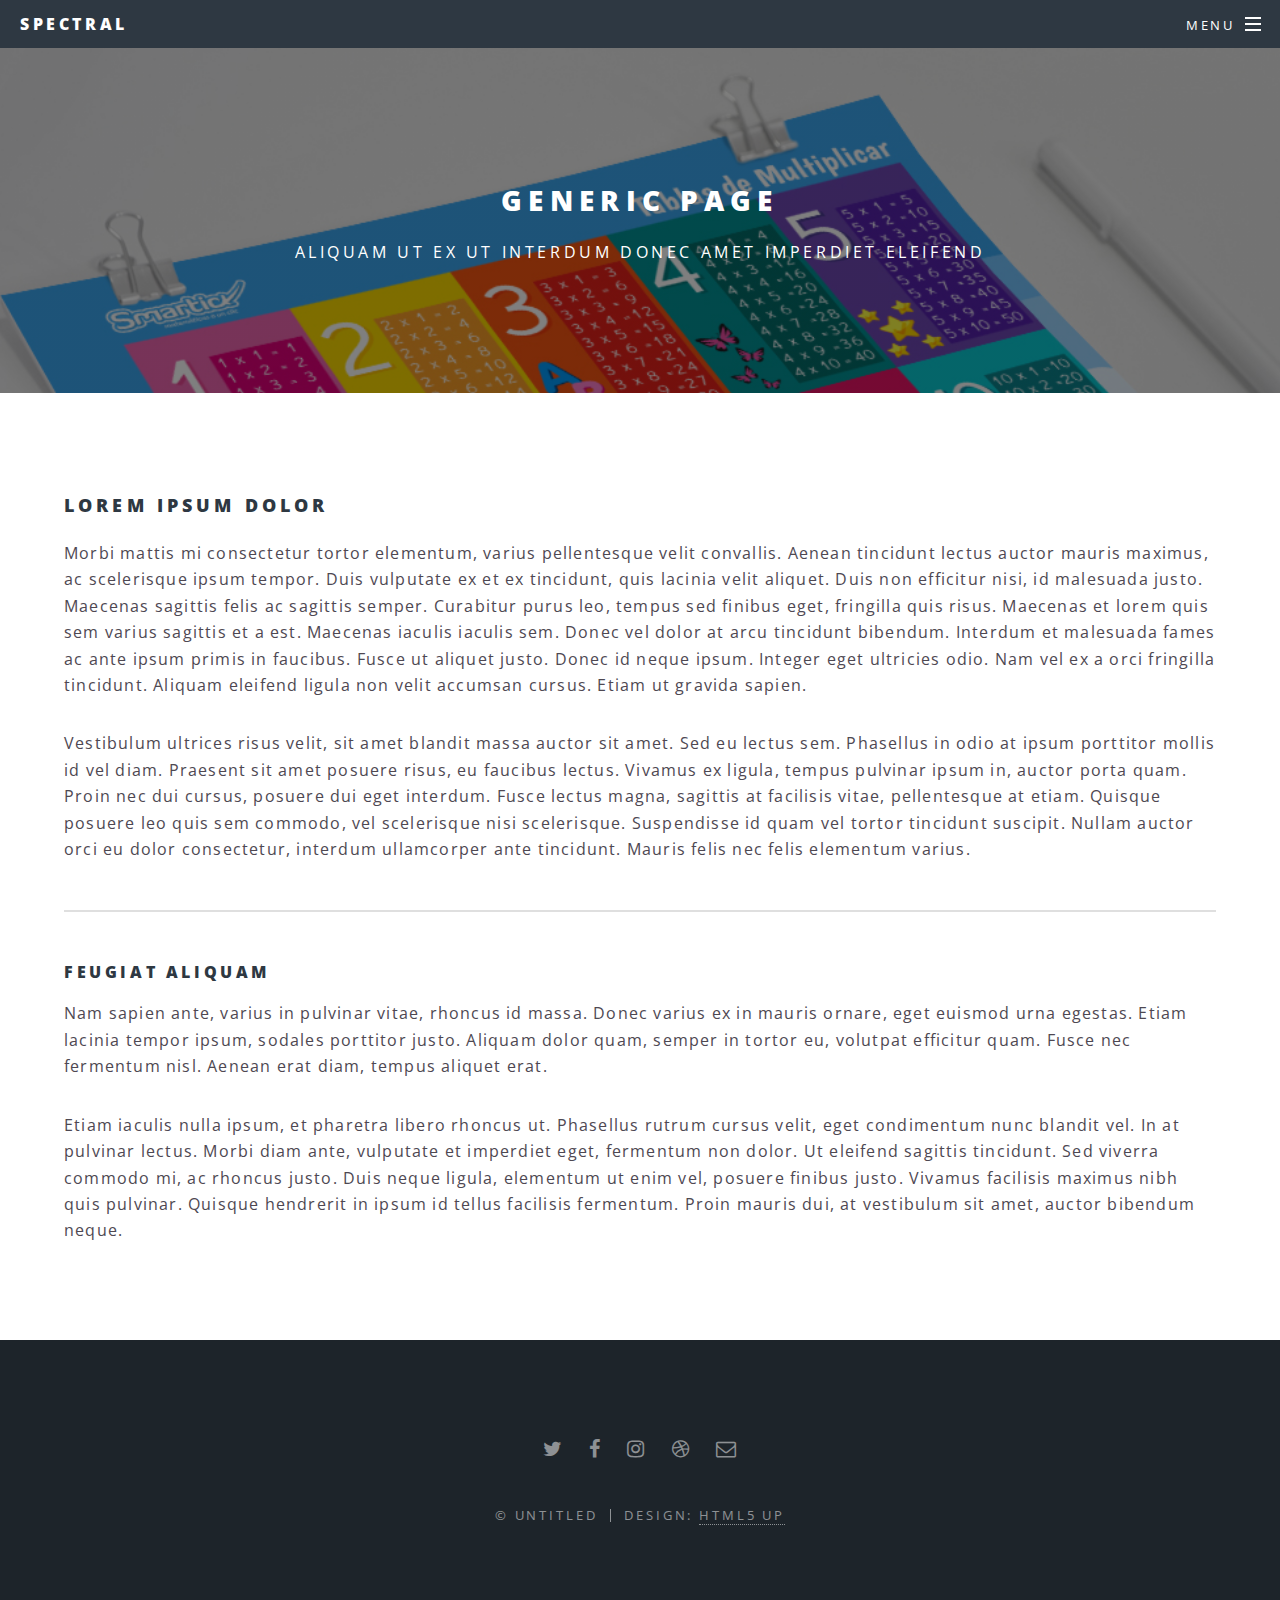
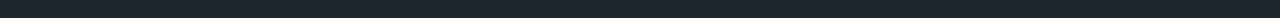
<file: generic.html>
<!DOCTYPE HTML>
<!--
	Spectral by HTML5 UP
	html5up.net | @ajlkn
	Free for personal and commercial use under the CCA 3.0 license (html5up.net/license)
-->
<html>
	<head>
		<title>Generic - Spectral by HTML5 UP</title>
		<meta charset="utf-8" />
		<meta name="viewport" content="width=device-width, initial-scale=1" />
		<!--[if lte IE 8]><script src="assets/js/ie/html5shiv.js"></script><![endif]-->
		<link rel="stylesheet" href="assets/css/main.css" />
		<!--[if lte IE 8]><link rel="stylesheet" href="assets/css/ie8.css" /><![endif]-->
		<!--[if lte IE 9]><link rel="stylesheet" href="assets/css/ie9.css" /><![endif]-->
	</head>
	<body>

		<!-- Page Wrapper -->
			<div id="page-wrapper">

				<!-- Header -->
					<header id="header">
						<h1><a href="index.html">Spectral</a></h1>
						<nav id="nav">
							<ul>
								<li class="special">
									<a href="#menu" class="menuToggle"><span>Menu</span></a>
									<div id="menu">
										<ul>
											<li><a href="index.html">Home</a></li>
											<li><a href="generic.html">Generic</a></li>
											<li><a href="elements.html">Elements</a></li>
											<li><a href="#">Sign Up</a></li>
											<li><a href="#">Log In</a></li>
										</ul>
									</div>
								</li>
							</ul>
						</nav>
					</header>

				<!-- Main -->
					<article id="main">
						<header>
							<h2>Generic Page</h2>
							<p>Aliquam ut ex ut interdum donec amet imperdiet eleifend</p>
						</header>
						<section class="wrapper style5">
							<div class="inner">

								<h3>Lorem ipsum dolor</h3>
								<p>Morbi mattis mi consectetur tortor elementum, varius pellentesque velit convallis. Aenean tincidunt lectus auctor mauris maximus, ac scelerisque ipsum tempor. Duis vulputate ex et ex tincidunt, quis lacinia velit aliquet. Duis non efficitur nisi, id malesuada justo. Maecenas sagittis felis ac sagittis semper. Curabitur purus leo, tempus sed finibus eget, fringilla quis risus. Maecenas et lorem quis sem varius sagittis et a est. Maecenas iaculis iaculis sem. Donec vel dolor at arcu tincidunt bibendum. Interdum et malesuada fames ac ante ipsum primis in faucibus. Fusce ut aliquet justo. Donec id neque ipsum. Integer eget ultricies odio. Nam vel ex a orci fringilla tincidunt. Aliquam eleifend ligula non velit accumsan cursus. Etiam ut gravida sapien.</p>

								<p>Vestibulum ultrices risus velit, sit amet blandit massa auctor sit amet. Sed eu lectus sem. Phasellus in odio at ipsum porttitor mollis id vel diam. Praesent sit amet posuere risus, eu faucibus lectus. Vivamus ex ligula, tempus pulvinar ipsum in, auctor porta quam. Proin nec dui cursus, posuere dui eget interdum. Fusce lectus magna, sagittis at facilisis vitae, pellentesque at etiam. Quisque posuere leo quis sem commodo, vel scelerisque nisi scelerisque. Suspendisse id quam vel tortor tincidunt suscipit. Nullam auctor orci eu dolor consectetur, interdum ullamcorper ante tincidunt. Mauris felis nec felis elementum varius.</p>

								<hr />

								<h4>Feugiat aliquam</h4>
								<p>Nam sapien ante, varius in pulvinar vitae, rhoncus id massa. Donec varius ex in mauris ornare, eget euismod urna egestas. Etiam lacinia tempor ipsum, sodales porttitor justo. Aliquam dolor quam, semper in tortor eu, volutpat efficitur quam. Fusce nec fermentum nisl. Aenean erat diam, tempus aliquet erat.</p>

								<p>Etiam iaculis nulla ipsum, et pharetra libero rhoncus ut. Phasellus rutrum cursus velit, eget condimentum nunc blandit vel. In at pulvinar lectus. Morbi diam ante, vulputate et imperdiet eget, fermentum non dolor. Ut eleifend sagittis tincidunt. Sed viverra commodo mi, ac rhoncus justo. Duis neque ligula, elementum ut enim vel, posuere finibus justo. Vivamus facilisis maximus nibh quis pulvinar. Quisque hendrerit in ipsum id tellus facilisis fermentum. Proin mauris dui, at vestibulum sit amet, auctor bibendum neque.</p>

							</div>
						</section>
					</article>

				<!-- Footer -->
					<footer id="footer">
						<ul class="icons">
							<li><a href="#" class="icon fa-twitter"><span class="label">Twitter</span></a></li>
							<li><a href="#" class="icon fa-facebook"><span class="label">Facebook</span></a></li>
							<li><a href="#" class="icon fa-instagram"><span class="label">Instagram</span></a></li>
							<li><a href="#" class="icon fa-dribbble"><span class="label">Dribbble</span></a></li>
							<li><a href="#" class="icon fa-envelope-o"><span class="label">Email</span></a></li>
						</ul>
						<ul class="copyright">
							<li>&copy; Untitled</li><li>Design: <a href="http://html5up.net">HTML5 UP</a></li>
						</ul>
					</footer>

			</div>

		<!-- Scripts -->
			<script src="assets/js/jquery.min.js"></script>
			<script src="assets/js/jquery.scrollex.min.js"></script>
			<script src="assets/js/jquery.scrolly.min.js"></script>
			<script src="assets/js/skel.min.js"></script>
			<script src="assets/js/util.js"></script>
			<!--[if lte IE 8]><script src="assets/js/ie/respond.min.js"></script><![endif]-->
			<script src="assets/js/main.js"></script>

	</body>
</html>
</file>
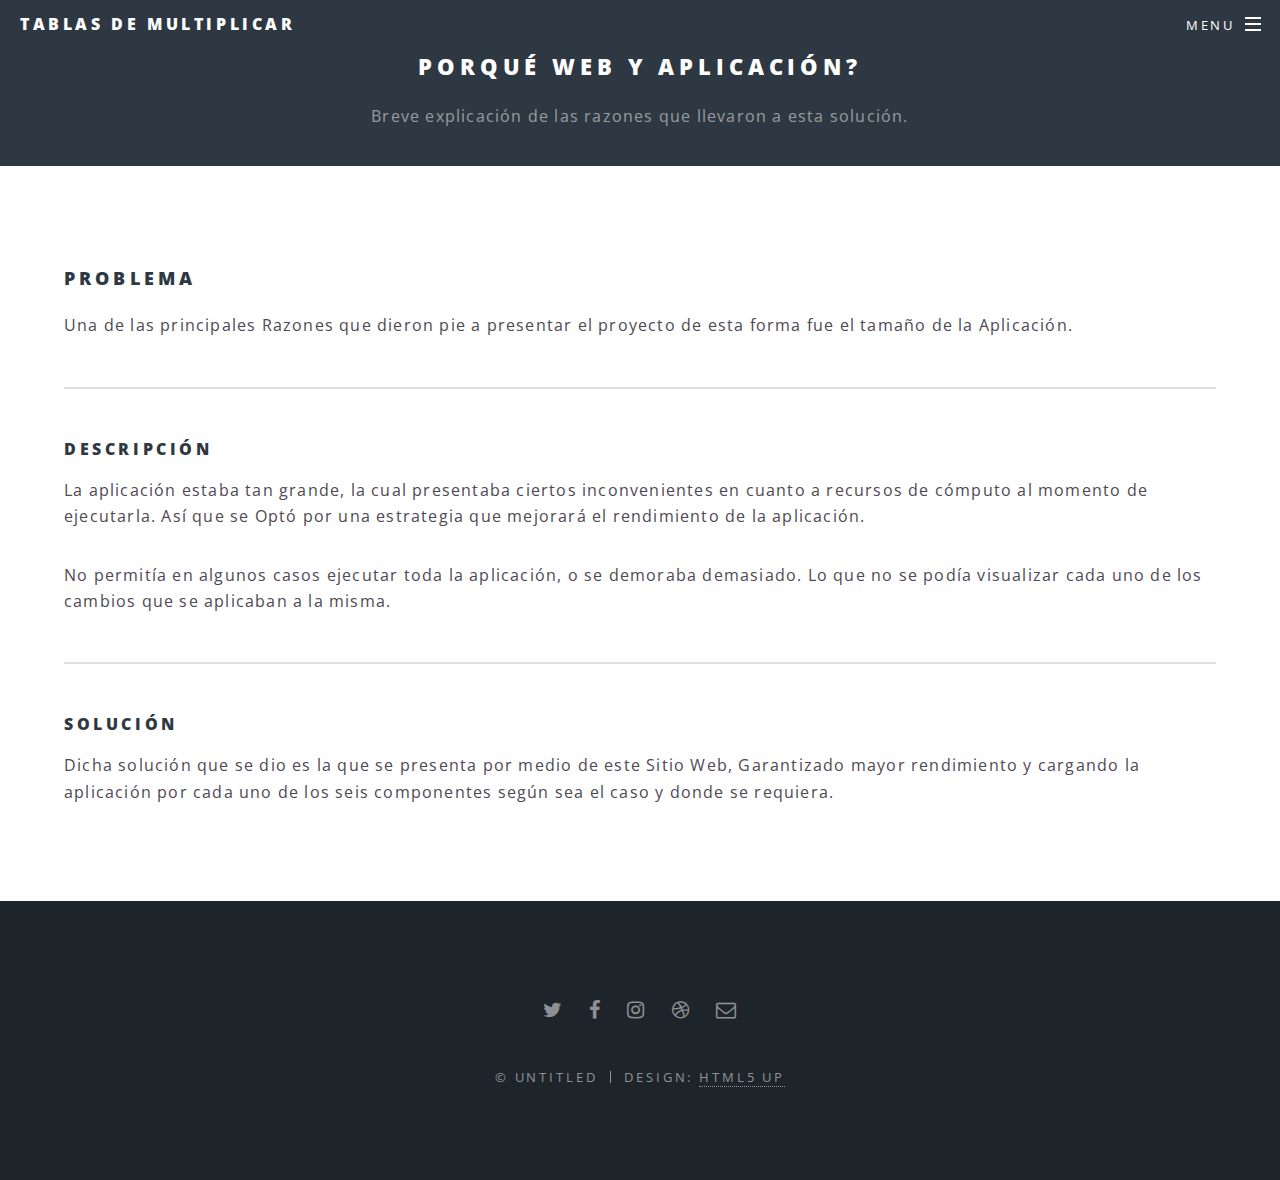
<file: razones.html>
<!DOCTYPE HTML>
<!--
  Spectral by HTML5 UP
  html5up.net | @ajlkn
  Free for personal and commercial use under the CCA 3.0 license (html5up.net/license)
-->
<html>
  <head>
    <title>PorQue?</title>
    <meta charset="utf-8" />
    <meta name="viewport" content="width=device-width, initial-scale=1" />
    <!--[if lte IE 8]><script src="assets/js/ie/html5shiv.js"></script><![endif]-->
    <link rel="stylesheet" href="assets/css/main.css" />
    <!--[if lte IE 8]><link rel="stylesheet" href="assets/css/ie8.css" /><![endif]-->
    <!--[if lte IE 9]><link rel="stylesheet" href="assets/css/ie9.css" /><![endif]-->
  </head>
  <body>

    <!-- Page Wrapper -->
      <div id="page-wrapper">

        <!-- Header -->
          <header id="header">
            <h1><a href="index.html">Tablas de Multiplicar</a></h1>
            <nav id="nav">
              <ul>
                <li class="special">
                  <a href="#menu" class="menuToggle"><span>Menu</span></a>
                  <div id="menu">
                    <ul>
                      <li><a href="index.html">Home</a></li>
                      <li><a href="generic.html">Generic</a></li>
                      <li><a href="elements.html">Elements</a></li>
                      <li><a href="#">Sign Up</a></li>
                      <li><a href="#">Log In</a></li>
                    </ul>
                  </div>
                </li>
              </ul>
            </nav>
          </header>

        <!-- Main -->
          <article >
            <header class="align-center">
              <h2>Porqué Web y Aplicación?</h2>
              <p>Breve explicación de las razones que llevaron a esta solución.</p>
            </header>
            <section class="wrapper style5">
              <div class="inner">

                <h3>Problema</h3>
                <p>Una de las principales Razones que dieron pie a presentar el proyecto de esta forma fue el tamaño de la Aplicación.</p>

                <hr />

                <h4>Descripción</h4>
                <p>La aplicación estaba tan grande, la cual presentaba ciertos  inconvenientes en cuanto a recursos de cómputo al momento de ejecutarla. Así que se Optó por una estrategia que mejorará el rendimiento de la aplicación.</p>

                <p>No permitía en algunos casos ejecutar toda  la aplicación, o se demoraba demasiado. Lo que no se podía visualizar cada uno de los cambios que se aplicaban a la misma.</p>
                 <hr />

                <h4>Solución</h4>

                <p>Dicha solución que se dio es la que se presenta por medio de este Sitio Web,  Garantizado mayor rendimiento y cargando  la aplicación por cada uno de los seis componentes según sea el caso y donde se requiera.</p>
              </div>
            </section>
          </article>

        <!-- Footer -->
          <footer id="footer">
            <ul class="icons">
              <li><a href="#" class="icon fa-twitter"><span class="label">Twitter</span></a></li>
              <li><a href="#" class="icon fa-facebook"><span class="label">Facebook</span></a></li>
              <li><a href="#" class="icon fa-instagram"><span class="label">Instagram</span></a></li>
              <li><a href="#" class="icon fa-dribbble"><span class="label">Dribbble</span></a></li>
              <li><a href="#" class="icon fa-envelope-o"><span class="label">Email</span></a></li>
            </ul>
            <ul class="copyright">
              <li>&copy; Untitled</li><li>Design: <a href="http://html5up.net">HTML5 UP</a></li>
            </ul>
          </footer>

      </div>

    <!-- Scripts -->
      <script src="assets/js/jquery.min.js"></script>
      <script src="assets/js/jquery.scrollex.min.js"></script>
      <script src="assets/js/jquery.scrolly.min.js"></script>
      <script src="assets/js/skel.min.js"></script>
      <script src="assets/js/util.js"></script>
      <!--[if lte IE 8]><script src="assets/js/ie/respond.min.js"></script><![endif]-->
      <script src="assets/js/main.js"></script>

  </body>
</html>
</file>
<file: assets/css/ie8.css>
/*
	Spectral by HTML5 UP
	html5up.net | @ajlkn
	Free for personal and commercial use under the CCA 3.0 license (html5up.net/license)
*/

/* Icon */

	.icon.major {
		border: none;
	}

		.icon.major:before {
			font-size: 3em;
		}

/* Form */

	label {
		color: #2E3842;
	}

	input[type="text"],
	input[type="password"],
	input[type="email"],
	select,
	textarea {
		border: solid 1px #dfdfdf;
	}

/* Button */

	input[type="submit"],
	input[type="reset"],
	input[type="button"],
	button,
	.button {
		border: solid 2px #dfdfdf;
	}

		input[type="submit"].special,
		input[type="reset"].special,
		input[type="button"].special,
		button.special,
		.button.special {
			border: 0 !important;
		}

/* Page Wrapper + Menu */

	#menu {
		display: none;
	}

	body.is-menu-visible #menu {
		display: block;
	}

/* Header */

	#header nav > ul > li > a.menuToggle:after {
		display: none;
	}

/* Banner + Wrapper (style4) */

	#banner,
	.wrapper.style4 {
		-ms-behavior: url("assets/js/ie/backgroundsize.min.htc");
	}

		#banner:before,
		.wrapper.style4:before {
			display: none;
		}

/* Banner */

	#banner .more {
		height: 4em;
	}

		#banner .more:after {
			display: none;
		}

/* Main */

	#main > header {
		-ms-behavior: url("assets/js/ie/backgroundsize.min.htc");
	}

		#main > header:before {
			display: none;
		}
</file>
<file: assets/css/ie9.css>
/*
	Spectral by HTML5 UP
	html5up.net | @ajlkn
	Free for personal and commercial use under the CCA 3.0 license (html5up.net/license)
*/

/* Spotlight */

	.spotlight {
		display: block;
	}

		.spotlight .image {
			display: inline-block;
			vertical-align: top;
		}

		.spotlight .content {
			padding: 4em 4em 2em 4em ;
			display: inline-block;
		}

		.spotlight:after {
			clear: both;
			content: '';
			display: block;
		}

/* Features */

	.features {
		display: block;
	}

		.features li {
			float: left;
		}

		.features:after {
			content: '';
			display: block;
			clear: both;
		}

/* Banner + Wrapper (style4) */

	#banner,
	.wrapper.style4 {
		background-image: url("../../images/banner.jpg");
		background-position: center center;
		background-repeat: no-repeat;
		background-size: cover;
		position: relative;
	}

		#banner:before,
		.wrapper.style4:before {
			background: #000000;
			content: '';
			height: 100%;
			left: 0;
			opacity: 0.5;
			position: absolute;
			top: 0;
			width: 100%;
		}

		#banner .inner,
		.wrapper.style4 .inner {
			position: relative;
			z-index: 1;
		}

/* Banner */

	#banner {
		padding: 14em 0 12em 0 ;
		height: auto;
	}

		#banner:after {
			display: none;
		}

/* CTA */

	#cta .inner header {
		float: left;
	}

	#cta .inner .actions {
		float: left;
	}

	#cta .inner:after {
		clear: both;
		content: '';
		display: block;
	}

/* Main */

	#main > header {
		background-image: url("../../images/banner.jpg");
		background-position: center center;
		background-repeat: no-repeat;
		background-size: cover;
		position: relative;
	}

		#main > header:before {
			background: #000000;
			content: '';
			height: 100%;
			left: 0;
			opacity: 0.5;
			position: absolute;
			top: 0;
			width: 100%;
		}

		#main > header > * {
			position: relative;
			z-index: 1;
		}
</file>
<file: assets/css/main.css>
@import url(font-awesome.min.css);
@import url("http://fonts.googleapis.com/css?family=Open+Sans:400,400italic,600,600italic,800,800italic");

/*
	Spectral by HTML5 UP
	html5up.net | @ajlkn
	Free for personal and commercial use under the CCA 3.0 license (html5up.net/license)
*/

/* Reset */

	html, body, div, span, applet, object, iframe, h1, h2, h3, h4, h5, h6, p, blockquote, pre, a, abbr, acronym, address, big, cite, code, del, dfn, em, img, ins, kbd, q, s, samp, small, strike, strong, sub, sup, tt, var, b, u, i, center, dl, dt, dd, ol, ul, li, fieldset, form, label, legend, table, caption, tbody, tfoot, thead, tr, th, td, article, aside, canvas, details, embed, figure, figcaption, footer, header, hgroup, menu, nav, output, ruby, section, summary, time, mark, audio, video {
		margin: 0;
		padding: 0;
		border: 0;
		font-size: 100%;
		font: inherit;
		vertical-align: baseline;
	}

	article, aside, details, figcaption, figure, footer, header, hgroup, menu, nav, section {
		display: block;
	}

	body {
		line-height: 1;
	}

	ol, ul {
		list-style: none;
	}

  li{
    list-style:none;
    text-decoration: none;
  }
	blockquote, q {
		quotes: none;
	}

	blockquote:before, blockquote:after, q:before, q:after {
		content: '';
		content: none;
	}

	table {
		border-collapse: collapse;
		border-spacing: 0;
	}

	body {
		-webkit-text-size-adjust: none;
	}

/* Box Model */

	*, *:before, *:after {
		-moz-box-sizing: border-box;
		-webkit-box-sizing: border-box;
		box-sizing: border-box;
	}

/* Grid */

	.row {
		border-bottom: solid 1px transparent;
		-moz-box-sizing: border-box;
		-webkit-box-sizing: border-box;
		box-sizing: border-box;
	}

	.row > * {
		float: left;
		-moz-box-sizing: border-box;
		-webkit-box-sizing: border-box;
		box-sizing: border-box;
	}

	.row:after, .row:before {
		content: '';
		display: block;
		clear: both;
		height: 0;
	}

	.row.uniform > * > :first-child {
		margin-top: 0;
	}

	.row.uniform > * > :last-child {
		margin-bottom: 0;
	}

	.row.\30 \25 > * {
		padding: 0 0 0 0em;
	}

	.row.\30 \25 {
		margin: 0 0 -1px 0em;
	}

	.row.uniform.\30 \25 > * {
		padding: 0em 0 0 0em;
	}

	.row.uniform.\30 \25 {
		margin: 0em 0 -1px 0em;
	}

	.row > * {
		padding: 0 0 0 1.5em;
	}

	.row {
		margin: 0 0 -1px -1.5em;
	}

	.row.uniform > * {
		padding: 1.5em 0 0 1.5em;
	}

	.row.uniform {
		margin: -1.5em 0 -1px -1.5em;
	}

	.row.\32 00\25 > * {
		padding: 0 0 0 3em;
	}

	.row.\32 00\25 {
		margin: 0 0 -1px -3em;
	}

	.row.uniform.\32 00\25 > * {
		padding: 3em 0 0 3em;
	}

	.row.uniform.\32 00\25 {
		margin: -3em 0 -1px -3em;
	}

	.row.\31 50\25 > * {
		padding: 0 0 0 2.25em;
	}

	.row.\31 50\25 {
		margin: 0 0 -1px -2.25em;
	}

	.row.uniform.\31 50\25 > * {
		padding: 2.25em 0 0 2.25em;
	}

	.row.uniform.\31 50\25 {
		margin: -2.25em 0 -1px -2.25em;
	}

	.row.\35 0\25 > * {
		padding: 0 0 0 0.75em;
	}

	.row.\35 0\25 {
		margin: 0 0 -1px -0.75em;
	}

	.row.uniform.\35 0\25 > * {
		padding: 0.75em 0 0 0.75em;
	}

	.row.uniform.\35 0\25 {
		margin: -0.75em 0 -1px -0.75em;
	}

	.row.\32 5\25 > * {
		padding: 0 0 0 0.375em;
	}

	.row.\32 5\25 {
		margin: 0 0 -1px -0.375em;
	}

	.row.uniform.\32 5\25 > * {
		padding: 0.375em 0 0 0.375em;
	}

	.row.uniform.\32 5\25 {
		margin: -0.375em 0 -1px -0.375em;
	}

	.\31 2u, .\31 2u\24 {
		width: 100%;
		clear: none;
		margin-left: 0;
	}

	.\31 1u, .\31 1u\24 {
		width: 91.6666666667%;
		clear: none;
		margin-left: 0;
	}

	.\31 0u, .\31 0u\24 {
		width: 83.3333333333%;
		clear: none;
		margin-left: 0;
	}

	.\39 u, .\39 u\24 {
		width: 75%;
		clear: none;
		margin-left: 0;
	}

	.\38 u, .\38 u\24 {
		width: 66.6666666667%;
		clear: none;
		margin-left: 0;
	}

	.\37 u, .\37 u\24 {
		width: 58.3333333333%;
		clear: none;
		margin-left: 0;
	}

	.\36 u, .\36 u\24 {
		width: 50%;
		clear: none;
		margin-left: 0;
	}

	.\35 u, .\35 u\24 {
		width: 41.6666666667%;
		clear: none;
		margin-left: 0;
	}

	.\34 u, .\34 u\24 {
		width: 33.3333333333%;
		clear: none;
		margin-left: 0;
	}

	.\33 u, .\33 u\24 {
		width: 25%;
		clear: none;
		margin-left: 0;
	}

	.\32 u, .\32 u\24 {
		width: 16.6666666667%;
		clear: none;
		margin-left: 0;
	}

	.\31 u, .\31 u\24 {
		width: 8.3333333333%;
		clear: none;
		margin-left: 0;
	}

	.\31 2u\24 + *,
	.\31 1u\24 + *,
	.\31 0u\24 + *,
	.\39 u\24 + *,
	.\38 u\24 + *,
	.\37 u\24 + *,
	.\36 u\24 + *,
	.\35 u\24 + *,
	.\34 u\24 + *,
	.\33 u\24 + *,
	.\32 u\24 + *,
	.\31 u\24 + * {
		clear: left;
	}

	.\-11u {
		margin-left: 91.66667%;
	}

	.\-10u {
		margin-left: 83.33333%;
	}

	.\-9u {
		margin-left: 75%;
	}

	.\-8u {
		margin-left: 66.66667%;
	}

	.\-7u {
		margin-left: 58.33333%;
	}

	.\-6u {
		margin-left: 50%;
	}

	.\-5u {
		margin-left: 41.66667%;
	}

	.\-4u {
		margin-left: 33.33333%;
	}

	.\-3u {
		margin-left: 25%;
	}

	.\-2u {
		margin-left: 16.66667%;
	}

	.\-1u {
		margin-left: 8.33333%;
	}

	@media screen and (max-width: 1680px) {

		.row > * {
			padding: 0 0 0 1.5em;
		}

		.row {
			margin: 0 0 -1px -1.5em;
		}

		.row.uniform > * {
			padding: 1.5em 0 0 1.5em;
		}

		.row.uniform {
			margin: -1.5em 0 -1px -1.5em;
		}

		.row.\32 00\25 > * {
			padding: 0 0 0 3em;
		}

		.row.\32 00\25 {
			margin: 0 0 -1px -3em;
		}

		.row.uniform.\32 00\25 > * {
			padding: 3em 0 0 3em;
		}

		.row.uniform.\32 00\25 {
			margin: -3em 0 -1px -3em;
		}

		.row.\31 50\25 > * {
			padding: 0 0 0 2.25em;
		}

		.row.\31 50\25 {
			margin: 0 0 -1px -2.25em;
		}

		.row.uniform.\31 50\25 > * {
			padding: 2.25em 0 0 2.25em;
		}

		.row.uniform.\31 50\25 {
			margin: -2.25em 0 -1px -2.25em;
		}

		.row.\35 0\25 > * {
			padding: 0 0 0 0.75em;
		}

		.row.\35 0\25 {
			margin: 0 0 -1px -0.75em;
		}

		.row.uniform.\35 0\25 > * {
			padding: 0.75em 0 0 0.75em;
		}

		.row.uniform.\35 0\25 {
			margin: -0.75em 0 -1px -0.75em;
		}

		.row.\32 5\25 > * {
			padding: 0 0 0 0.375em;
		}

		.row.\32 5\25 {
			margin: 0 0 -1px -0.375em;
		}

		.row.uniform.\32 5\25 > * {
			padding: 0.375em 0 0 0.375em;
		}

		.row.uniform.\32 5\25 {
			margin: -0.375em 0 -1px -0.375em;
		}

		.\31 2u\28xlarge\29, .\31 2u\24\28xlarge\29 {
			width: 100%;
			clear: none;
			margin-left: 0;
		}

		.\31 1u\28xlarge\29, .\31 1u\24\28xlarge\29 {
			width: 91.6666666667%;
			clear: none;
			margin-left: 0;
		}

		.\31 0u\28xlarge\29, .\31 0u\24\28xlarge\29 {
			width: 83.3333333333%;
			clear: none;
			margin-left: 0;
		}

		.\39 u\28xlarge\29, .\39 u\24\28xlarge\29 {
			width: 75%;
			clear: none;
			margin-left: 0;
		}

		.\38 u\28xlarge\29, .\38 u\24\28xlarge\29 {
			width: 66.6666666667%;
			clear: none;
			margin-left: 0;
		}

		.\37 u\28xlarge\29, .\37 u\24\28xlarge\29 {
			width: 58.3333333333%;
			clear: none;
			margin-left: 0;
		}

		.\36 u\28xlarge\29, .\36 u\24\28xlarge\29 {
			width: 50%;
			clear: none;
			margin-left: 0;
		}

		.\35 u\28xlarge\29, .\35 u\24\28xlarge\29 {
			width: 41.6666666667%;
			clear: none;
			margin-left: 0;
		}

		.\34 u\28xlarge\29, .\34 u\24\28xlarge\29 {
			width: 33.3333333333%;
			clear: none;
			margin-left: 0;
		}

		.\33 u\28xlarge\29, .\33 u\24\28xlarge\29 {
			width: 25%;
			clear: none;
			margin-left: 0;
		}

		.\32 u\28xlarge\29, .\32 u\24\28xlarge\29 {
			width: 16.6666666667%;
			clear: none;
			margin-left: 0;
		}

		.\31 u\28xlarge\29, .\31 u\24\28xlarge\29 {
			width: 8.3333333333%;
			clear: none;
			margin-left: 0;
		}

		.\31 2u\24\28xlarge\29 + *,
		.\31 1u\24\28xlarge\29 + *,
		.\31 0u\24\28xlarge\29 + *,
		.\39 u\24\28xlarge\29 + *,
		.\38 u\24\28xlarge\29 + *,
		.\37 u\24\28xlarge\29 + *,
		.\36 u\24\28xlarge\29 + *,
		.\35 u\24\28xlarge\29 + *,
		.\34 u\24\28xlarge\29 + *,
		.\33 u\24\28xlarge\29 + *,
		.\32 u\24\28xlarge\29 + *,
		.\31 u\24\28xlarge\29 + * {
			clear: left;
		}

		.\-11u\28xlarge\29 {
			margin-left: 91.66667%;
		}

		.\-10u\28xlarge\29 {
			margin-left: 83.33333%;
		}

		.\-9u\28xlarge\29 {
			margin-left: 75%;
		}

		.\-8u\28xlarge\29 {
			margin-left: 66.66667%;
		}

		.\-7u\28xlarge\29 {
			margin-left: 58.33333%;
		}

		.\-6u\28xlarge\29 {
			margin-left: 50%;
		}

		.\-5u\28xlarge\29 {
			margin-left: 41.66667%;
		}

		.\-4u\28xlarge\29 {
			margin-left: 33.33333%;
		}

		.\-3u\28xlarge\29 {
			margin-left: 25%;
		}

		.\-2u\28xlarge\29 {
			margin-left: 16.66667%;
		}

		.\-1u\28xlarge\29 {
			margin-left: 8.33333%;
		}

	}

	@media screen and (max-width: 1280px) {

		.row > * {
			padding: 0 0 0 1.5em;
		}

		.row {
			margin: 0 0 -1px -1.5em;
		}

		.row.uniform > * {
			padding: 1.5em 0 0 1.5em;
		}

		.row.uniform {
			margin: -1.5em 0 -1px -1.5em;
		}

		.row.\32 00\25 > * {
			padding: 0 0 0 3em;
		}

		.row.\32 00\25 {
			margin: 0 0 -1px -3em;
		}

		.row.uniform.\32 00\25 > * {
			padding: 3em 0 0 3em;
		}

		.row.uniform.\32 00\25 {
			margin: -3em 0 -1px -3em;
		}

		.row.\31 50\25 > * {
			padding: 0 0 0 2.25em;
		}

		.row.\31 50\25 {
			margin: 0 0 -1px -2.25em;
		}

		.row.uniform.\31 50\25 > * {
			padding: 2.25em 0 0 2.25em;
		}

		.row.uniform.\31 50\25 {
			margin: -2.25em 0 -1px -2.25em;
		}

		.row.\35 0\25 > * {
			padding: 0 0 0 0.75em;
		}

		.row.\35 0\25 {
			margin: 0 0 -1px -0.75em;
		}

		.row.uniform.\35 0\25 > * {
			padding: 0.75em 0 0 0.75em;
		}

		.row.uniform.\35 0\25 {
			margin: -0.75em 0 -1px -0.75em;
		}

		.row.\32 5\25 > * {
			padding: 0 0 0 0.375em;
		}

		.row.\32 5\25 {
			margin: 0 0 -1px -0.375em;
		}

		.row.uniform.\32 5\25 > * {
			padding: 0.375em 0 0 0.375em;
		}

		.row.uniform.\32 5\25 {
			margin: -0.375em 0 -1px -0.375em;
		}

		.\31 2u\28large\29, .\31 2u\24\28large\29 {
			width: 100%;
			clear: none;
			margin-left: 0;
		}

		.\31 1u\28large\29, .\31 1u\24\28large\29 {
			width: 91.6666666667%;
			clear: none;
			margin-left: 0;
		}

		.\31 0u\28large\29, .\31 0u\24\28large\29 {
			width: 83.3333333333%;
			clear: none;
			margin-left: 0;
		}

		.\39 u\28large\29, .\39 u\24\28large\29 {
			width: 75%;
			clear: none;
			margin-left: 0;
		}

		.\38 u\28large\29, .\38 u\24\28large\29 {
			width: 66.6666666667%;
			clear: none;
			margin-left: 0;
		}

		.\37 u\28large\29, .\37 u\24\28large\29 {
			width: 58.3333333333%;
			clear: none;
			margin-left: 0;
		}

		.\36 u\28large\29, .\36 u\24\28large\29 {
			width: 50%;
			clear: none;
			margin-left: 0;
		}

		.\35 u\28large\29, .\35 u\24\28large\29 {
			width: 41.6666666667%;
			clear: none;
			margin-left: 0;
		}

		.\34 u\28large\29, .\34 u\24\28large\29 {
			width: 33.3333333333%;
			clear: none;
			margin-left: 0;
		}

		.\33 u\28large\29, .\33 u\24\28large\29 {
			width: 25%;
			clear: none;
			margin-left: 0;
		}

		.\32 u\28large\29, .\32 u\24\28large\29 {
			width: 16.6666666667%;
			clear: none;
			margin-left: 0;
		}

		.\31 u\28large\29, .\31 u\24\28large\29 {
			width: 8.3333333333%;
			clear: none;
			margin-left: 0;
		}

		.\31 2u\24\28large\29 + *,
		.\31 1u\24\28large\29 + *,
		.\31 0u\24\28large\29 + *,
		.\39 u\24\28large\29 + *,
		.\38 u\24\28large\29 + *,
		.\37 u\24\28large\29 + *,
		.\36 u\24\28large\29 + *,
		.\35 u\24\28large\29 + *,
		.\34 u\24\28large\29 + *,
		.\33 u\24\28large\29 + *,
		.\32 u\24\28large\29 + *,
		.\31 u\24\28large\29 + * {
			clear: left;
		}

		.\-11u\28large\29 {
			margin-left: 91.66667%;
		}

		.\-10u\28large\29 {
			margin-left: 83.33333%;
		}

		.\-9u\28large\29 {
			margin-left: 75%;
		}

		.\-8u\28large\29 {
			margin-left: 66.66667%;
		}

		.\-7u\28large\29 {
			margin-left: 58.33333%;
		}

		.\-6u\28large\29 {
			margin-left: 50%;
		}

		.\-5u\28large\29 {
			margin-left: 41.66667%;
		}

		.\-4u\28large\29 {
			margin-left: 33.33333%;
		}

		.\-3u\28large\29 {
			margin-left: 25%;
		}

		.\-2u\28large\29 {
			margin-left: 16.66667%;
		}

		.\-1u\28large\29 {
			margin-left: 8.33333%;
		}

	}

	@media screen and (max-width: 980px) {

		.row > * {
			padding: 0 0 0 1.5em;
		}

		.row {
			margin: 0 0 -1px -1.5em;
		}

		.row.uniform > * {
			padding: 1.5em 0 0 1.5em;
		}

		.row.uniform {
			margin: -1.5em 0 -1px -1.5em;
		}

		.row.\32 00\25 > * {
			padding: 0 0 0 3em;
		}

		.row.\32 00\25 {
			margin: 0 0 -1px -3em;
		}

		.row.uniform.\32 00\25 > * {
			padding: 3em 0 0 3em;
		}

		.row.uniform.\32 00\25 {
			margin: -3em 0 -1px -3em;
		}

		.row.\31 50\25 > * {
			padding: 0 0 0 2.25em;
		}

		.row.\31 50\25 {
			margin: 0 0 -1px -2.25em;
		}

		.row.uniform.\31 50\25 > * {
			padding: 2.25em 0 0 2.25em;
		}

		.row.uniform.\31 50\25 {
			margin: -2.25em 0 -1px -2.25em;
		}

		.row.\35 0\25 > * {
			padding: 0 0 0 0.75em;
		}

		.row.\35 0\25 {
			margin: 0 0 -1px -0.75em;
		}

		.row.uniform.\35 0\25 > * {
			padding: 0.75em 0 0 0.75em;
		}

		.row.uniform.\35 0\25 {
			margin: -0.75em 0 -1px -0.75em;
		}

		.row.\32 5\25 > * {
			padding: 0 0 0 0.375em;
		}

		.row.\32 5\25 {
			margin: 0 0 -1px -0.375em;
		}

		.row.uniform.\32 5\25 > * {
			padding: 0.375em 0 0 0.375em;
		}

		.row.uniform.\32 5\25 {
			margin: -0.375em 0 -1px -0.375em;
		}

		.\31 2u\28medium\29, .\31 2u\24\28medium\29 {
			width: 100%;
			clear: none;
			margin-left: 0;
		}

		.\31 1u\28medium\29, .\31 1u\24\28medium\29 {
			width: 91.6666666667%;
			clear: none;
			margin-left: 0;
		}

		.\31 0u\28medium\29, .\31 0u\24\28medium\29 {
			width: 83.3333333333%;
			clear: none;
			margin-left: 0;
		}

		.\39 u\28medium\29, .\39 u\24\28medium\29 {
			width: 75%;
			clear: none;
			margin-left: 0;
		}

		.\38 u\28medium\29, .\38 u\24\28medium\29 {
			width: 66.6666666667%;
			clear: none;
			margin-left: 0;
		}

		.\37 u\28medium\29, .\37 u\24\28medium\29 {
			width: 58.3333333333%;
			clear: none;
			margin-left: 0;
		}

		.\36 u\28medium\29, .\36 u\24\28medium\29 {
			width: 50%;
			clear: none;
			margin-left: 0;
		}

		.\35 u\28medium\29, .\35 u\24\28medium\29 {
			width: 41.6666666667%;
			clear: none;
			margin-left: 0;
		}

		.\34 u\28medium\29, .\34 u\24\28medium\29 {
			width: 33.3333333333%;
			clear: none;
			margin-left: 0;
		}

		.\33 u\28medium\29, .\33 u\24\28medium\29 {
			width: 25%;
			clear: none;
			margin-left: 0;
		}

		.\32 u\28medium\29, .\32 u\24\28medium\29 {
			width: 16.6666666667%;
			clear: none;
			margin-left: 0;
		}

		.\31 u\28medium\29, .\31 u\24\28medium\29 {
			width: 8.3333333333%;
			clear: none;
			margin-left: 0;
		}

		.\31 2u\24\28medium\29 + *,
		.\31 1u\24\28medium\29 + *,
		.\31 0u\24\28medium\29 + *,
		.\39 u\24\28medium\29 + *,
		.\38 u\24\28medium\29 + *,
		.\37 u\24\28medium\29 + *,
		.\36 u\24\28medium\29 + *,
		.\35 u\24\28medium\29 + *,
		.\34 u\24\28medium\29 + *,
		.\33 u\24\28medium\29 + *,
		.\32 u\24\28medium\29 + *,
		.\31 u\24\28medium\29 + * {
			clear: left;
		}

		.\-11u\28medium\29 {
			margin-left: 91.66667%;
		}

		.\-10u\28medium\29 {
			margin-left: 83.33333%;
		}

		.\-9u\28medium\29 {
			margin-left: 75%;
		}

		.\-8u\28medium\29 {
			margin-left: 66.66667%;
		}

		.\-7u\28medium\29 {
			margin-left: 58.33333%;
		}

		.\-6u\28medium\29 {
			margin-left: 50%;
		}

		.\-5u\28medium\29 {
			margin-left: 41.66667%;
		}

		.\-4u\28medium\29 {
			margin-left: 33.33333%;
		}

		.\-3u\28medium\29 {
			margin-left: 25%;
		}

		.\-2u\28medium\29 {
			margin-left: 16.66667%;
		}

		.\-1u\28medium\29 {
			margin-left: 8.33333%;
		}

	}

	@media screen and (max-width: 736px) {

		.row > * {
			padding: 0 0 0 1.5em;
		}

		.row {
			margin: 0 0 -1px -1.5em;
		}

		.row.uniform > * {
			padding: 1.5em 0 0 1.5em;
		}

		.row.uniform {
			margin: -1.5em 0 -1px -1.5em;
		}

		.row.\32 00\25 > * {
			padding: 0 0 0 3em;
		}

		.row.\32 00\25 {
			margin: 0 0 -1px -3em;
		}

		.row.uniform.\32 00\25 > * {
			padding: 3em 0 0 3em;
		}

		.row.uniform.\32 00\25 {
			margin: -3em 0 -1px -3em;
		}

		.row.\31 50\25 > * {
			padding: 0 0 0 2.25em;
		}

		.row.\31 50\25 {
			margin: 0 0 -1px -2.25em;
		}

		.row.uniform.\31 50\25 > * {
			padding: 2.25em 0 0 2.25em;
		}

		.row.uniform.\31 50\25 {
			margin: -2.25em 0 -1px -2.25em;
		}

		.row.\35 0\25 > * {
			padding: 0 0 0 0.75em;
		}

		.row.\35 0\25 {
			margin: 0 0 -1px -0.75em;
		}

		.row.uniform.\35 0\25 > * {
			padding: 0.75em 0 0 0.75em;
		}

		.row.uniform.\35 0\25 {
			margin: -0.75em 0 -1px -0.75em;
		}

		.row.\32 5\25 > * {
			padding: 0 0 0 0.375em;
		}

		.row.\32 5\25 {
			margin: 0 0 -1px -0.375em;
		}

		.row.uniform.\32 5\25 > * {
			padding: 0.375em 0 0 0.375em;
		}

		.row.uniform.\32 5\25 {
			margin: -0.375em 0 -1px -0.375em;
		}

		.\31 2u\28small\29, .\31 2u\24\28small\29 {
			width: 100%;
			clear: none;
			margin-left: 0;
		}

		.\31 1u\28small\29, .\31 1u\24\28small\29 {
			width: 91.6666666667%;
			clear: none;
			margin-left: 0;
		}

		.\31 0u\28small\29, .\31 0u\24\28small\29 {
			width: 83.3333333333%;
			clear: none;
			margin-left: 0;
		}

		.\39 u\28small\29, .\39 u\24\28small\29 {
			width: 75%;
			clear: none;
			margin-left: 0;
		}

		.\38 u\28small\29, .\38 u\24\28small\29 {
			width: 66.6666666667%;
			clear: none;
			margin-left: 0;
		}

		.\37 u\28small\29, .\37 u\24\28small\29 {
			width: 58.3333333333%;
			clear: none;
			margin-left: 0;
		}

		.\36 u\28small\29, .\36 u\24\28small\29 {
			width: 50%;
			clear: none;
			margin-left: 0;
		}

		.\35 u\28small\29, .\35 u\24\28small\29 {
			width: 41.6666666667%;
			clear: none;
			margin-left: 0;
		}

		.\34 u\28small\29, .\34 u\24\28small\29 {
			width: 33.3333333333%;
			clear: none;
			margin-left: 0;
		}

		.\33 u\28small\29, .\33 u\24\28small\29 {
			width: 25%;
			clear: none;
			margin-left: 0;
		}

		.\32 u\28small\29, .\32 u\24\28small\29 {
			width: 16.6666666667%;
			clear: none;
			margin-left: 0;
		}

		.\31 u\28small\29, .\31 u\24\28small\29 {
			width: 8.3333333333%;
			clear: none;
			margin-left: 0;
		}

		.\31 2u\24\28small\29 + *,
		.\31 1u\24\28small\29 + *,
		.\31 0u\24\28small\29 + *,
		.\39 u\24\28small\29 + *,
		.\38 u\24\28small\29 + *,
		.\37 u\24\28small\29 + *,
		.\36 u\24\28small\29 + *,
		.\35 u\24\28small\29 + *,
		.\34 u\24\28small\29 + *,
		.\33 u\24\28small\29 + *,
		.\32 u\24\28small\29 + *,
		.\31 u\24\28small\29 + * {
			clear: left;
		}

		.\-11u\28small\29 {
			margin-left: 91.66667%;
		}

		.\-10u\28small\29 {
			margin-left: 83.33333%;
		}

		.\-9u\28small\29 {
			margin-left: 75%;
		}

		.\-8u\28small\29 {
			margin-left: 66.66667%;
		}

		.\-7u\28small\29 {
			margin-left: 58.33333%;
		}

		.\-6u\28small\29 {
			margin-left: 50%;
		}

		.\-5u\28small\29 {
			margin-left: 41.66667%;
		}

		.\-4u\28small\29 {
			margin-left: 33.33333%;
		}

		.\-3u\28small\29 {
			margin-left: 25%;
		}

		.\-2u\28small\29 {
			margin-left: 16.66667%;
		}

		.\-1u\28small\29 {
			margin-left: 8.33333%;
		}

	}

	@media screen and (max-width: 480px) {

		.row > * {
			padding: 0 0 0 1.5em;
		}

		.row {
			margin: 0 0 -1px -1.5em;
		}

		.row.uniform > * {
			padding: 1.5em 0 0 1.5em;
		}

		.row.uniform {
			margin: -1.5em 0 -1px -1.5em;
		}

		.row.\32 00\25 > * {
			padding: 0 0 0 3em;
		}

		.row.\32 00\25 {
			margin: 0 0 -1px -3em;
		}

		.row.uniform.\32 00\25 > * {
			padding: 3em 0 0 3em;
		}

		.row.uniform.\32 00\25 {
			margin: -3em 0 -1px -3em;
		}

		.row.\31 50\25 > * {
			padding: 0 0 0 2.25em;
		}

		.row.\31 50\25 {
			margin: 0 0 -1px -2.25em;
		}

		.row.uniform.\31 50\25 > * {
			padding: 2.25em 0 0 2.25em;
		}

		.row.uniform.\31 50\25 {
			margin: -2.25em 0 -1px -2.25em;
		}

		.row.\35 0\25 > * {
			padding: 0 0 0 0.75em;
		}

		.row.\35 0\25 {
			margin: 0 0 -1px -0.75em;
		}

		.row.uniform.\35 0\25 > * {
			padding: 0.75em 0 0 0.75em;
		}

		.row.uniform.\35 0\25 {
			margin: -0.75em 0 -1px -0.75em;
		}

		.row.\32 5\25 > * {
			padding: 0 0 0 0.375em;
		}

		.row.\32 5\25 {
			margin: 0 0 -1px -0.375em;
		}

		.row.uniform.\32 5\25 > * {
			padding: 0.375em 0 0 0.375em;
		}

		.row.uniform.\32 5\25 {
			margin: -0.375em 0 -1px -0.375em;
		}

		.\31 2u\28xsmall\29, .\31 2u\24\28xsmall\29 {
			width: 100%;
			clear: none;
			margin-left: 0;
		}

		.\31 1u\28xsmall\29, .\31 1u\24\28xsmall\29 {
			width: 91.6666666667%;
			clear: none;
			margin-left: 0;
		}

		.\31 0u\28xsmall\29, .\31 0u\24\28xsmall\29 {
			width: 83.3333333333%;
			clear: none;
			margin-left: 0;
		}

		.\39 u\28xsmall\29, .\39 u\24\28xsmall\29 {
			width: 75%;
			clear: none;
			margin-left: 0;
		}

		.\38 u\28xsmall\29, .\38 u\24\28xsmall\29 {
			width: 66.6666666667%;
			clear: none;
			margin-left: 0;
		}

		.\37 u\28xsmall\29, .\37 u\24\28xsmall\29 {
			width: 58.3333333333%;
			clear: none;
			margin-left: 0;
		}

		.\36 u\28xsmall\29, .\36 u\24\28xsmall\29 {
			width: 50%;
			clear: none;
			margin-left: 0;
		}

		.\35 u\28xsmall\29, .\35 u\24\28xsmall\29 {
			width: 41.6666666667%;
			clear: none;
			margin-left: 0;
		}

		.\34 u\28xsmall\29, .\34 u\24\28xsmall\29 {
			width: 33.3333333333%;
			clear: none;
			margin-left: 0;
		}

		.\33 u\28xsmall\29, .\33 u\24\28xsmall\29 {
			width: 25%;
			clear: none;
			margin-left: 0;
		}

		.\32 u\28xsmall\29, .\32 u\24\28xsmall\29 {
			width: 16.6666666667%;
			clear: none;
			margin-left: 0;
		}

		.\31 u\28xsmall\29, .\31 u\24\28xsmall\29 {
			width: 8.3333333333%;
			clear: none;
			margin-left: 0;
		}

		.\31 2u\24\28xsmall\29 + *,
		.\31 1u\24\28xsmall\29 + *,
		.\31 0u\24\28xsmall\29 + *,
		.\39 u\24\28xsmall\29 + *,
		.\38 u\24\28xsmall\29 + *,
		.\37 u\24\28xsmall\29 + *,
		.\36 u\24\28xsmall\29 + *,
		.\35 u\24\28xsmall\29 + *,
		.\34 u\24\28xsmall\29 + *,
		.\33 u\24\28xsmall\29 + *,
		.\32 u\24\28xsmall\29 + *,
		.\31 u\24\28xsmall\29 + * {
			clear: left;
		}

		.\-11u\28xsmall\29 {
			margin-left: 91.66667%;
		}

		.\-10u\28xsmall\29 {
			margin-left: 83.33333%;
		}

		.\-9u\28xsmall\29 {
			margin-left: 75%;
		}

		.\-8u\28xsmall\29 {
			margin-left: 66.66667%;
		}

		.\-7u\28xsmall\29 {
			margin-left: 58.33333%;
		}

		.\-6u\28xsmall\29 {
			margin-left: 50%;
		}

		.\-5u\28xsmall\29 {
			margin-left: 41.66667%;
		}

		.\-4u\28xsmall\29 {
			margin-left: 33.33333%;
		}

		.\-3u\28xsmall\29 {
			margin-left: 25%;
		}

		.\-2u\28xsmall\29 {
			margin-left: 16.66667%;
		}

		.\-1u\28xsmall\29 {
			margin-left: 8.33333%;
		}

	}

/* Basic */

	@-ms-viewport {
		width: device-width;
	}

	body {
		background: #2e3842;
	}

		body.is-loading *, body.is-loading *:before, body.is-loading *:after {
			-moz-animation: none !important;
			-webkit-animation: none !important;
			-ms-animation: none !important;
			animation: none !important;
			-moz-transition: none !important;
			-webkit-transition: none !important;
			-ms-transition: none !important;
			transition: none !important;
		}

	body, input, select, textarea {
		color: #fff;
		font-family: "Open Sans", Helvetica, sans-serif;
		font-size: 15pt;
		font-weight: 400;
		letter-spacing: 0.075em;
		line-height: 1.65em;
	}

		@media screen and (max-width: 1680px) {

			body, input, select, textarea {
				font-size: 13pt;
			}

		}

		@media screen and (max-width: 1280px) {

			body, input, select, textarea {
				font-size: 12pt;
			}

		}

		@media screen and (max-width: 736px) {

			body, input, select, textarea {
				font-size: 11pt;
				letter-spacing: 0.0375em;
			}

		}

	a {
		-moz-transition: color 0.2s ease, border-bottom-color 0.2s ease;
		-webkit-transition: color 0.2s ease, border-bottom-color 0.2s ease;
		-ms-transition: color 0.2s ease, border-bottom-color 0.2s ease;
		transition: color 0.2s ease, border-bottom-color 0.2s ease;
		border-bottom: dotted 1px;
		color: inherit;
		text-decoration: none;
	}

		a:hover {
			border-bottom-color: transparent;
		}

	strong, b {
		color: #fff;
		font-weight: 600;
	}

	em, i {
		font-style: italic;
	}

	p {
		margin: 0 0 2em 0;
	}

	h1, h2, h3, h4, h5, h6 {
		color: #fff;
		font-weight: 800;
		letter-spacing: 0.225em;
		line-height: 1em;
		margin: 0 0 1em 0;
		text-transform: uppercase;
	}

		h1 a, h2 a, h3 a, h4 a, h5 a, h6 a {
			color: inherit;
			text-decoration: none;
		}

	h2 {
		font-size: 1.35em;
		line-height: 1.75em;
	}

		@media screen and (max-width: 736px) {

			h2 {
				font-size: 1.1em;
				line-height: 1.65em;
			}

		}

	h3 {
		font-size: 1.15em;
		line-height: 1.75em;
	}

		@media screen and (max-width: 736px) {

			h3 {
				font-size: 1em;
				line-height: 1.65em;
			}

		}

	h4 {
		font-size: 1em;
		line-height: 1.5em;
	}

	h5 {
		font-size: 0.8em;
		line-height: 1.5em;
	}

	h6 {
		font-size: 0.7em;
		line-height: 1.5em;
	}

	sub {
		font-size: 0.8em;
		position: relative;
		top: 0.5em;
	}

	sup {
		font-size: 0.8em;
		position: relative;
		top: -0.5em;
	}

	hr {
		border: 0;
		border-bottom: solid 2px #fff;
		margin: 3em 0;
	}

		hr.major {
			margin: 4.5em 0;
		}

	blockquote {
		border-left: solid 4px #fff;
		font-style: italic;
		margin: 0 0 2em 0;
		padding: 0.5em 0 0.5em 2em;
	}

	code {
		background: rgba(144, 144, 144, 0.25);
		border-radius: 3px;
		font-family: "Courier New", monospace;
		font-size: 0.9em;
		letter-spacing: 0;
		margin: 0 0.25em;
		padding: 0.25em 0.65em;
	}

	pre {
		-webkit-overflow-scrolling: touch;
		font-family: "Courier New", monospace;
		font-size: 0.9em;
		margin: 0 0 2em 0;
	}

		pre code {
			display: block;
			line-height: 1.75em;
			padding: 1em 1.5em;
			overflow-x: auto;
		}

	.align-left {
		text-align: left;
	}

	.align-center {
		text-align: center;
	}

	.align-right {
		text-align: right;
	}

/* Section/Article */

	section.special, article.special {
		text-align: center;
	}

	header p {
		color: rgba(255, 255, 255, 0.5);
		position: relative;
		top: -0.25em;
	}

	header h3 + p {
		font-size: 1.1em;
	}

	header h4 + p,
	header h5 + p,
	header h6 + p {
		font-size: 0.9em;
	}

	header.major {
		margin: 0 0 3.5em 0;
	}

		header.major h2, header.major h3, header.major h4, header.major h5, header.major h6 {
			border-bottom: solid 2px #fff;
			display: inline-block;
			padding-bottom: 1em;
			position: relative;
		}

			header.major h2:after, header.major h3:after, header.major h4:after, header.major h5:after, header.major h6:after {
				content: '';
				display: block;
				height: 1px;
			}

		header.major p {
			color: #fff;
			top: 0;
		}

		@media screen and (max-width: 736px) {

			header.major {
				margin: 0 0 2em 0;
			}

		}

	@media screen and (max-width: 980px) {

		header br {
			display: none;
		}

	}

/* Form */

	form {
		margin: 0 0 2em 0;
	}

	label {
		color: #fff;
		display: block;
		font-size: 0.9em;
		font-weight: 600;
		margin: 0 0 1em 0;
	}

	input[type="text"],
	input[type="password"],
	input[type="email"],
	select,
	textarea {
		-moz-appearance: none;
		-webkit-appearance: none;
		-ms-appearance: none;
		appearance: none;
		background: rgba(144, 144, 144, 0.25);
		border-radius: 3px;
		border: none;
		color: inherit;
		display: block;
		outline: 0;
		padding: 0 1em;
		text-decoration: none;
		width: 100%;
	}

		input[type="text"]:invalid,
		input[type="password"]:invalid,
		input[type="email"]:invalid,
		select:invalid,
		textarea:invalid {
			box-shadow: none;
		}

		input[type="text"]:focus,
		input[type="password"]:focus,
		input[type="email"]:focus,
		select:focus,
		textarea:focus {
			box-shadow: 0 0 0 2px #21b2a6;
		}

	.select-wrapper {
		text-decoration: none;
		display: block;
		position: relative;
	}

		.select-wrapper:before {
			-moz-osx-font-smoothing: grayscale;
			-webkit-font-smoothing: antialiased;
			font-family: FontAwesome;
			font-style: normal;
			font-weight: normal;
			text-transform: none !important;
		}

		.select-wrapper:before {
			-moz-pointer-events: none;
			-webkit-pointer-events: none;
			-ms-pointer-events: none;
			pointer-events: none;
			color: #fff;
			content: '\f078';
			display: block;
			height: 2.75em;
			line-height: 2.75em;
			position: absolute;
			right: 0;
			text-align: center;
			top: 0;
			width: 2.75em;
		}

		.select-wrapper select::-ms-expand {
			display: none;
		}

	input[type="text"],
	input[type="password"],
	input[type="email"],
	select {
		height: 2.75em;
	}

	textarea {
		padding: 0.75em 1em;
	}

	input[type="checkbox"],
	input[type="radio"] {
		-moz-appearance: none;
		-webkit-appearance: none;
		-ms-appearance: none;
		appearance: none;
		display: block;
		float: left;
		margin-right: -2em;
		opacity: 0;
		width: 1em;
		z-index: -1;
	}

		input[type="checkbox"] + label,
		input[type="radio"] + label {
			text-decoration: none;
			color: #fff;
			cursor: pointer;
			display: inline-block;
			font-size: 1em;
			font-weight: 400;
			padding-left: 2.4em;
			padding-right: 0.75em;
			position: relative;
		}

			input[type="checkbox"] + label:before,
			input[type="radio"] + label:before {
				-moz-osx-font-smoothing: grayscale;
				-webkit-font-smoothing: antialiased;
				font-family: FontAwesome;
				font-style: normal;
				font-weight: normal;
				text-transform: none !important;
			}

			input[type="checkbox"] + label:before,
			input[type="radio"] + label:before {
				background: rgba(144, 144, 144, 0.25);
				border-radius: 3px;
				content: '';
				display: inline-block;
				height: 1.65em;
				left: 0;
				line-height: 1.58125em;
				position: absolute;
				text-align: center;
				top: 0;
				width: 1.65em;
			}

		input[type="checkbox"]:checked + label:before,
		input[type="radio"]:checked + label:before {
			background: #2e3842;
			color: #fff;
			content: '\f00c';
		}

		input[type="checkbox"]:focus + label:before,
		input[type="radio"]:focus + label:before {
			box-shadow: 0 0 0 2px #21b2a6;
		}

	input[type="checkbox"] + label:before {
		border-radius: 3px;
	}

	input[type="radio"] + label:before {
		border-radius: 100%;
	}

	::-webkit-input-placeholder {
		color: rgba(255, 255, 255, 0.5) !important;
		opacity: 1.0;
	}

	:-moz-placeholder {
		color: rgba(255, 255, 255, 0.5) !important;
		opacity: 1.0;
	}

	::-moz-placeholder {
		color: rgba(255, 255, 255, 0.5) !important;
		opacity: 1.0;
	}

	:-ms-input-placeholder {
		color: rgba(255, 255, 255, 0.5) !important;
		opacity: 1.0;
	}

	.formerize-placeholder {
		color: rgba(255, 255, 255, 0.5) !important;
		opacity: 1.0;
	}

/* Box */

	.box {
		border-radius: 3px;
		border: solid 2px #fff;
		margin-bottom: 2em;
		padding: 1.5em;
	}

		.box > :last-child,
		.box > :last-child > :last-child,
		.box > :last-child > :last-child > :last-child {
			margin-bottom: 0;
		}

		.box.alt {
			border: 0;
			border-radius: 0;
			padding: 0;
		}

/* Icon */

	.icon {
		text-decoration: none;
		border-bottom: none;
		position: relative;
	}

		.icon:before {
			-moz-osx-font-smoothing: grayscale;
			-webkit-font-smoothing: antialiased;
			font-family: FontAwesome;
			font-style: normal;
			font-weight: normal;
			text-transform: none !important;
		}

		.icon > .label {
			display: none;
		}

		.icon.major {
			-moz-transform: rotate(-45deg);
			-webkit-transform: rotate(-45deg);
			-ms-transform: rotate(-45deg);
			transform: rotate(-45deg);
			border-radius: 3px;
			border: solid 2px #fff;
			display: inline-block;
			font-size: 1.35em;
			height: calc(3em + 2px);
			line-height: 3em;
			text-align: center;
			width: calc(3em + 2px);
		}

			.icon.major:before {
				-moz-transform: rotate(45deg);
				-webkit-transform: rotate(45deg);
				-ms-transform: rotate(45deg);
				transform: rotate(45deg);
				display: inline-block;
				font-size: 1.5em;
			}

			@media screen and (max-width: 736px) {

				.icon.major {
					font-size: 1em;
				}

			}

		.icon.style1 {
			color: #00ffcc;
		}

		.icon.style2 {
			color: #00f0ff;
		}

		.icon.style3 {
			color: #76ddff;
		}

/* Image */

	.image {
		border-radius: 3px;
		border: 0;
		display: inline-block;
		position: relative;
	}

		.image img {
			border-radius: 3px;
			display: block;
		}

		.image.left {
			float: left;
			margin: 0 2em 2em 0;
			top: 0.25em;
		}

		.image.right {
			float: right;
			margin: 0 0 2em 2em;
			top: 0.25em;
		}

		.image.left, .image.right {
			max-width: 40%;
		}

			.image.left img, .image.right img {
				width: 100%;
			}

		.image.fit {
			display: block;
			margin: 0 0 2em 0;
			width: 100%;
		}

			.image.fit img {
				width: 100%;
			}

/* List */

	ol {
		list-style: decimal;
		margin: 0 0 2em 0;
		padding-left: 1.25em;
	}

		ol li {
			padding-left: 0.25em;
		}

	ul {
		list-style: disc;
		margin: 0 0 2em 0;
		padding-left: 1em;
	}

		ul li {
			padding-left: 0.5em;
		}

		ul.alt {
			list-style: none;
			padding-left: 0;
		}

			ul.alt li {
				border-top: solid 1px #fff;
				padding: 0.5em 0;
			}

				ul.alt li:first-child {
					border-top: 0;
					padding-top: 0;
				}

		ul.icons {
			cursor: default;
			list-style: none;
			padding-left: 0;
		}

			ul.icons li {
				display: inline-block;
				padding: 0 1em 0 0;
			}

				ul.icons li:last-child {
					padding-right: 0 !important;
				}

			ul.icons.major {
				padding: 1em 0;
			}

				ul.icons.major li {
					padding-right: 3.5em;
				}

					@media screen and (max-width: 736px) {

						ul.icons.major li {
							padding: 0 1em !important;
						}

					}

		ul.actions {
			cursor: default;
			list-style: none;
			padding-left: 0;
		}

			ul.actions li {
				display: inline-block;
				padding: 0 1.5em 0 0;
				vertical-align: middle;
			}

				ul.actions li:last-child {
					padding-right: 0;
				}

			ul.actions.small li {
				padding: 0 0.75em 0 0;
			}

			ul.actions.vertical li {
				display: block;
				padding: 1.5em 0 0 0;
			}

				ul.actions.vertical li:first-child {
					padding-top: 0;
				}

				ul.actions.vertical li > * {
					margin-bottom: 0;
				}

			ul.actions.vertical.small li {
				padding: 0.75em 0 0 0;
			}

				ul.actions.vertical.small li:first-child {
					padding-top: 0;
				}

			ul.actions.fit {
				display: table;
				margin-left: -1.5em;
				padding: 0;
				table-layout: fixed;
				width: calc(100% + 1.5em);
			}

				ul.actions.fit li {
					display: table-cell;
					padding: 0 0 0 1.5em;
				}

					ul.actions.fit li > * {
						margin-bottom: 0;
					}

				ul.actions.fit.small {
					margin-left: -0.75em;
					width: calc(100% + 0.75em);
				}

					ul.actions.fit.small li {
						padding: 0 0 0 0.75em;
					}

			@media screen and (max-width: 736px) {

				ul.actions li {
					display: block;
					padding: 1em 0 0 0;
					text-align: center;
					width: 100%;
				}

					ul.actions li:first-child {
						padding-top: 0;
					}

					ul.actions li > * {
						margin: 0 auto !important;
						max-width: 30em;
						width: 100%;
					}

						ul.actions li > *.icon:before {
							margin-left: -1em;
						}

				ul.actions.small li {
					padding: 0.5em 0 0 0;
				}

					ul.actions.small li:first-child {
						padding-top: 0;
					}

			}

	dl {
		margin: 0 0 2em 0;
	}

/* Table */

	.table-wrapper {
		-webkit-overflow-scrolling: touch;
		overflow-x: auto;
	}

	table {
		margin: 0 0 2em 0;
		width: 100%;
	}

		table tbody tr {
			border: solid 1px #fff;
			border-left: 0;
			border-right: 0;
		}

			table tbody tr:nth-child(2n + 1) {
				background-color: rgba(144, 144, 144, 0.25);
			}

		table td {
			padding: 0.75em 0.75em;
		}

		table th {
			color: #fff;
			font-size: 0.9em;
			font-weight: 600;
			padding: 0 0.75em 0.75em 0.75em;
			text-align: left;
		}

		table thead {
			border-bottom: solid 2px #fff;
		}

		table tfoot {
			border-top: solid 2px #fff;
		}

		table.alt {
			border-collapse: separate;
		}

			table.alt tbody tr td {
				border: solid 1px #fff;
				border-left-width: 0;
				border-top-width: 0;
			}

				table.alt tbody tr td:first-child {
					border-left-width: 1px;
				}

			table.alt tbody tr:first-child td {
				border-top-width: 1px;
			}

			table.alt thead {
				border-bottom: 0;
			}

			table.alt tfoot {
				border-top: 0;
			}

/* Button */

	input[type="submit"],
	input[type="reset"],
	input[type="button"],
	button,
	.button {
		-moz-appearance: none;
		-webkit-appearance: none;
		-ms-appearance: none;
		appearance: none;
		-moz-transition: background-color 0.2s ease-in-out, color 0.2s ease-in-out;
		-webkit-transition: background-color 0.2s ease-in-out, color 0.2s ease-in-out;
		-ms-transition: background-color 0.2s ease-in-out, color 0.2s ease-in-out;
		transition: background-color 0.2s ease-in-out, color 0.2s ease-in-out;
		background-color: transparent;
		border-radius: 3px;
		border: 0;
		box-shadow: inset 0 0 0 2px #fff;
		color: #fff;
		cursor: pointer;
		display: inline-block;
		font-size: 0.8em;
		font-weight: 600;
		height: 3.125em;
		letter-spacing: 0.225em;
		line-height: 3.125em;
		padding: 0 2.75em;
		text-align: center;
		text-decoration: none;
		text-transform: uppercase;
		white-space: nowrap;
		overflow: hidden;
		text-overflow: ellipsis;
	}

		input[type="submit"]:hover,
		input[type="reset"]:hover,
		input[type="button"]:hover,
		button:hover,
		.button:hover {
			background-color: rgba(144, 144, 144, 0.25);
		}

		input[type="submit"]:active,
		input[type="reset"]:active,
		input[type="button"]:active,
		button:active,
		.button:active {
			background-color: rgba(144, 144, 144, 0.5);
		}

		input[type="submit"].icon:before,
		input[type="reset"].icon:before,
		input[type="button"].icon:before,
		button.icon:before,
		.button.icon:before {
			margin-right: 0.5em;
		}

		input[type="submit"].fit,
		input[type="reset"].fit,
		input[type="button"].fit,
		button.fit,
		.button.fit {
			display: block;
			margin: 0 0 1em 0;
			width: 100%;
		}

		input[type="submit"].small,
		input[type="reset"].small,
		input[type="button"].small,
		button.small,
		.button.small {
			font-size: 0.8em;
		}

		input[type="submit"].big,
		input[type="reset"].big,
		input[type="button"].big,
		button.big,
		.button.big {
			font-size: 1.35em;
		}

		input[type="submit"].special,
		input[type="reset"].special,
		input[type="button"].special,
		button.special,
		.button.special {
			background-color: #ed4933;
			box-shadow: none !important;
			color: #ffffff !important;
		}

			input[type="submit"].special:hover,
			input[type="reset"].special:hover,
			input[type="button"].special:hover,
			button.special:hover,
			.button.special:hover {
				background-color: #ef5e4a !important;
			}

			input[type="submit"].special:active,
			input[type="reset"].special:active,
			input[type="button"].special:active,
			button.special:active,
			.button.special:active {
				background-color: #eb341c !important;
			}

		input[type="submit"].disabled, input[type="submit"]:disabled,
		input[type="reset"].disabled,
		input[type="reset"]:disabled,
		input[type="button"].disabled,
		input[type="button"]:disabled,
		button.disabled,
		button:disabled,
		.button.disabled,
		.button:disabled {
			-moz-pointer-events: none;
			-webkit-pointer-events: none;
			-ms-pointer-events: none;
			pointer-events: none;
			opacity: 0.25;
		}

		@media screen and (max-width: 736px) {

			input[type="submit"],
			input[type="reset"],
			input[type="button"],
			button,
			.button {
				height: 3.75em;
				line-height: 3.75em;
			}

		}

/* Features */

	.features {
		display: -moz-flex;
		display: -webkit-flex;
		display: -ms-flex;
		display: flex;
		-moz-flex-wrap: wrap;
		-webkit-flex-wrap: wrap;
		-ms-flex-wrap: wrap;
		flex-wrap: wrap;
		-moz-justify-content: center;
		-webkit-justify-content: center;
		-ms-justify-content: center;
		justify-content: center;
		list-style: none;
		padding: 0;
		width: 100%;
	}

		.features li {
			padding: 4em 4em 2em 6em ;
			display: block;
			position: relative;
			text-align: left;
			width: 50%;
		}

			.features li:nth-child(1) {
				background-color: rgba(0, 0, 0, 0.035);
			}

			.features li:nth-child(2) {
				background-color: rgba(0, 0, 0, 0.07);
			}

			.features li:nth-child(3) {
				background-color: rgba(0, 0, 0, 0.105);
			}

			.features li:nth-child(4) {
				background-color: rgba(0, 0, 0, 0.14);
			}

			.features li:nth-child(5) {
				background-color: rgba(0, 0, 0, 0.175);
			}

			.features li:nth-child(6) {
				background-color: rgba(0, 0, 0, 0.21);
			}

			.features li:nth-child(7) {
				background-color: rgba(0, 0, 0, 0.245);
			}

			.features li:nth-child(8) {
				background-color: rgba(0, 0, 0, 0.28);
			}

			.features li:nth-child(9) {
				background-color: rgba(0, 0, 0, 0.315);
			}

			.features li:nth-child(10) {
				background-color: rgba(0, 0, 0, 0.35);
			}

			.features li:before {
				display: block;
				color: #00ffcc;
				position: absolute;
				left: 1.75em;
				top: 2.75em;
				font-size: 1.5em;
			}

			.features li:nth-child(1) {
				border-top-left-radius: 3px;
			}

			.features li:nth-child(2) {
				border-top-right-radius: 3px;
			}

			.features li:nth-last-child(1) {
				border-bottom-right-radius: 3px;
			}

			.features li:nth-last-child(2) {
				border-bottom-left-radius: 3px;
			}

			@media screen and (max-width: 980px) {

				.features li {
					padding: 3em 2em 1em 2em ;
					text-align: center;
				}

					.features li:before {
						left: 0;
						margin: 0 0 1em 0;
						position: relative;
						top: 0;
					}

			}

			@media screen and (max-width: 736px) {

				.features li {
					padding: 3em 0 1em 0 ;
					background-color: transparent !important;
					border-top: solid 2px #fff;
					width: 100%;
				}

					.features li:first-child {
						border-top: 0;
					}

			}

/* Spotlight */

	.spotlight {
		-moz-align-items: center;
		-webkit-align-items: center;
		-ms-align-items: center;
		align-items: center;
		display: -moz-flex;
		display: -webkit-flex;
		display: -ms-flex;
		display: flex;
	}

		.spotlight .image {
			-moz-order: 1;
			-webkit-order: 1;
			-ms-order: 1;
			order: 1;
			border-radius: 0;
			width: 40%;
		}

			.spotlight .image img {
				border-radius: 0;
				width: 100%;
			}

		.spotlight .content {
			padding: 2em 4em 0.1em 4em ;
			-moz-order: 2;
			-webkit-order: 2;
			-ms-order: 2;
			order: 2;
			max-width: 48em;
			width: 60%;
		}

		.spotlight:nth-child(2n) {
			-moz-flex-direction: row-reverse;
			-webkit-flex-direction: row-reverse;
			-ms-flex-direction: row-reverse;
			flex-direction: row-reverse;
		}

		.spotlight:nth-child(1) {
			background-color: rgba(0, 0, 0, 0.075);
		}

		.spotlight:nth-child(2) {
			background-color: rgba(0, 0, 0, 0.15);
		}

		.spotlight:nth-child(3) {
			background-color: rgba(0, 0, 0, 0.225);
		}

		.spotlight:nth-child(4) {
			background-color: rgba(0, 0, 0, 0.3);
		}

		.spotlight:nth-child(5) {
			background-color: rgba(0, 0, 0, 0.375);
		}

		.spotlight:nth-child(6) {
			background-color: rgba(0, 0, 0, 0.45);
		}

		.spotlight:nth-child(7) {
			background-color: rgba(0, 0, 0, 0.525);
		}

		.spotlight:nth-child(8) {
			background-color: rgba(0, 0, 0, 0.6);
		}

		.spotlight:nth-child(9) {
			background-color: rgba(0, 0, 0, 0.675);
		}

		.spotlight:nth-child(10) {
			background-color: rgba(0, 0, 0, 0.75);
		}

		@media screen and (max-width: 1280px) {

			.spotlight .image {
				width: 45%;
			}

			.spotlight .content {
				width: 55%;
			}

		}

		@media screen and (max-width: 980px) {

			.spotlight {
				display: block;
			}

				.spotlight br {
					display: none;
				}

				.spotlight .image {
					width: 100%;
				}

				.spotlight .content {
					padding: 4em 3em 2em 3em ;
					max-width: none;
					text-align: center;
					width: 100%;
				}

		}

		@media screen and (max-width: 736px) {

			.spotlight .content {
				padding: 3em 2em 1em 2em ;
			}

		}

/* Wrapper */

	.wrapper {
		padding: 6em 0 4em 0 ;
	}

		.wrapper > .inner {
			width: 60em;
			margin: 0 auto;
		}

			@media screen and (max-width: 1280px) {

				.wrapper > .inner {
					width: 90%;
				}

			}

			@media screen and (max-width: 980px) {

				.wrapper > .inner {
					width: 100%;
				}

			}

		.wrapper.alt {
			padding: 0;
		}

		.wrapper.style1 {
			background-color: #21b2a6;
			color: #c7ebe8;
		}

			.wrapper.style1 strong, .wrapper.style1 b {
				color: #ffffff;
			}

			.wrapper.style1 h2, .wrapper.style1 h3, .wrapper.style1 h4, .wrapper.style1 h5, .wrapper.style1 h6 {
				color: #ffffff;
			}

			.wrapper.style1 hr {
				border-color: rgba(0, 0, 0, 0.125);
			}

			.wrapper.style1 blockquote {
				border-color: rgba(0, 0, 0, 0.125);
			}

			.wrapper.style1 code {
				background: rgba(255, 255, 255, 0.075);
			}

			.wrapper.style1 header p {
				color: #a6e0db;
			}

			.wrapper.style1 header.major h2, .wrapper.style1 header.major h3, .wrapper.style1 header.major h4, .wrapper.style1 header.major h5, .wrapper.style1 header.major h6 {
				border-color: rgba(0, 0, 0, 0.125);
			}

			.wrapper.style1 header.major p {
				color: #c7ebe8;
			}

			.wrapper.style1 label {
				color: #ffffff;
			}

			.wrapper.style1 input[type="text"],
			.wrapper.style1 input[type="password"],
			.wrapper.style1 input[type="email"],
			.wrapper.style1 select,
			.wrapper.style1 textarea {
				background: rgba(255, 255, 255, 0.075);
			}

			.wrapper.style1 .select-wrapper:before {
				color: rgba(0, 0, 0, 0.125);
			}

			.wrapper.style1 input[type="checkbox"] + label,
			.wrapper.style1 input[type="radio"] + label {
				color: #c7ebe8;
			}

				.wrapper.style1 input[type="checkbox"] + label:before,
				.wrapper.style1 input[type="radio"] + label:before {
					background: rgba(255, 255, 255, 0.075);
				}

			.wrapper.style1 input[type="checkbox"]:checked + label:before,
			.wrapper.style1 input[type="radio"]:checked + label:before {
				background: #ffffff;
				color: #21b2a6;
			}

			.wrapper.style1 ::-webkit-input-placeholder {
				color: #a6e0db !important;
			}

			.wrapper.style1 :-moz-placeholder {
				color: #a6e0db !important;
			}

			.wrapper.style1 ::-moz-placeholder {
				color: #a6e0db !important;
			}

			.wrapper.style1 :-ms-input-placeholder {
				color: #a6e0db !important;
			}

			.wrapper.style1 .formerize-placeholder {
				color: #a6e0db !important;
			}

			.wrapper.style1 .icon.major {
				border-color: rgba(0, 0, 0, 0.125);
			}

			.wrapper.style1 ul.alt li {
				border-color: rgba(0, 0, 0, 0.125);
			}

			.wrapper.style1 table tbody tr {
				border-color: rgba(0, 0, 0, 0.125);
			}

				.wrapper.style1 table tbody tr:nth-child(2n + 1) {
					background-color: rgba(255, 255, 255, 0.075);
				}

			.wrapper.style1 table th {
				color: #ffffff;
			}

			.wrapper.style1 table thead {
				border-color: rgba(0, 0, 0, 0.125);
			}

			.wrapper.style1 table tfoot {
				border-color: rgba(0, 0, 0, 0.125);
			}

			.wrapper.style1 table.alt tbody tr td {
				border-color: rgba(0, 0, 0, 0.125);
			}

			.wrapper.style1 input[type="submit"],
			.wrapper.style1 input[type="reset"],
			.wrapper.style1 input[type="button"],
			.wrapper.style1 button,
			.wrapper.style1 .button {
				box-shadow: inset 0 0 0 2px rgba(0, 0, 0, 0.125);
				color: #ffffff;
			}

				.wrapper.style1 input[type="submit"]:hover,
				.wrapper.style1 input[type="reset"]:hover,
				.wrapper.style1 input[type="button"]:hover,
				.wrapper.style1 button:hover,
				.wrapper.style1 .button:hover {
					background-color: rgba(255, 255, 255, 0.075);
				}

				.wrapper.style1 input[type="submit"]:active,
				.wrapper.style1 input[type="reset"]:active,
				.wrapper.style1 input[type="button"]:active,
				.wrapper.style1 button:active,
				.wrapper.style1 .button:active {
					background-color: rgba(255, 255, 255, 0.2);
				}

			@media screen and (max-width: 736px) {

				.wrapper.style1 .features li {
					border-top-color: rgba(0, 0, 0, 0.125);
				}

			}

		.wrapper.style2 {
			background-color: #2e3842;
		}

		.wrapper.style3 {
			background-color: #505393;
			color: #d3d4e4;
		}

			.wrapper.style3 strong, .wrapper.style3 b {
				color: #ffffff;
			}

			.wrapper.style3 h2, .wrapper.style3 h3, .wrapper.style3 h4, .wrapper.style3 h5, .wrapper.style3 h6 {
				color: #ffffff;
			}

			.wrapper.style3 hr {
				border-color: rgba(0, 0, 0, 0.125);
			}

			.wrapper.style3 blockquote {
				border-color: rgba(0, 0, 0, 0.125);
			}

			.wrapper.style3 code {
				background: rgba(255, 255, 255, 0.075);
			}

			.wrapper.style3 header p {
				color: #b9bad3;
			}

			.wrapper.style3 header.major h2, .wrapper.style3 header.major h3, .wrapper.style3 header.major h4, .wrapper.style3 header.major h5, .wrapper.style3 header.major h6 {
				border-color: rgba(0, 0, 0, 0.125);
			}

			.wrapper.style3 header.major p {
				color: #d3d4e4;
			}

			.wrapper.style3 label {
				color: #ffffff;
			}

			.wrapper.style3 input[type="text"],
			.wrapper.style3 input[type="password"],
			.wrapper.style3 input[type="email"],
			.wrapper.style3 select,
			.wrapper.style3 textarea {
				background: rgba(255, 255, 255, 0.075);
			}

			.wrapper.style3 .select-wrapper:before {
				color: rgba(0, 0, 0, 0.125);
			}

			.wrapper.style3 input[type="checkbox"] + label,
			.wrapper.style3 input[type="radio"] + label {
				color: #d3d4e4;
			}

				.wrapper.style3 input[type="checkbox"] + label:before,
				.wrapper.style3 input[type="radio"] + label:before {
					background: rgba(255, 255, 255, 0.075);
				}

			.wrapper.style3 input[type="checkbox"]:checked + label:before,
			.wrapper.style3 input[type="radio"]:checked + label:before {
				background: #ffffff;
				color: #505393;
			}

			.wrapper.style3 ::-webkit-input-placeholder {
				color: #b9bad3 !important;
			}

			.wrapper.style3 :-moz-placeholder {
				color: #b9bad3 !important;
			}

			.wrapper.style3 ::-moz-placeholder {
				color: #b9bad3 !important;
			}

			.wrapper.style3 :-ms-input-placeholder {
				color: #b9bad3 !important;
			}

			.wrapper.style3 .formerize-placeholder {
				color: #b9bad3 !important;
			}

			.wrapper.style3 .icon.major {
				border-color: rgba(0, 0, 0, 0.125);
			}

			.wrapper.style3 ul.alt li {
				border-color: rgba(0, 0, 0, 0.125);
			}

			.wrapper.style3 table tbody tr {
				border-color: rgba(0, 0, 0, 0.125);
			}

				.wrapper.style3 table tbody tr:nth-child(2n + 1) {
					background-color: rgba(255, 255, 255, 0.075);
				}

			.wrapper.style3 table th {
				color: #ffffff;
			}

			.wrapper.style3 table thead {
				border-color: rgba(0, 0, 0, 0.125);
			}

			.wrapper.style3 table tfoot {
				border-color: rgba(0, 0, 0, 0.125);
			}

			.wrapper.style3 table.alt tbody tr td {
				border-color: rgba(0, 0, 0, 0.125);
			}

			.wrapper.style3 input[type="submit"],
			.wrapper.style3 input[type="reset"],
			.wrapper.style3 input[type="button"],
			.wrapper.style3 button,
			.wrapper.style3 .button {
				box-shadow: inset 0 0 0 2px rgba(0, 0, 0, 0.125);
				color: #ffffff;
			}

				.wrapper.style3 input[type="submit"]:hover,
				.wrapper.style3 input[type="reset"]:hover,
				.wrapper.style3 input[type="button"]:hover,
				.wrapper.style3 button:hover,
				.wrapper.style3 .button:hover {
					background-color: rgba(255, 255, 255, 0.075);
				}

				.wrapper.style3 input[type="submit"]:active,
				.wrapper.style3 input[type="reset"]:active,
				.wrapper.style3 input[type="button"]:active,
				.wrapper.style3 button:active,
				.wrapper.style3 .button:active {
					background-color: rgba(255, 255, 255, 0.2);
				}

			@media screen and (max-width: 736px) {

				.wrapper.style3 .features li {
					border-top-color: rgba(0, 0, 0, 0.125);
				}

			}

		.wrapper.style4 {
			background-color: transparent;
		}

		.wrapper.style5 {
			background-color: #ffffff;
			color: #4E4852;
		}

			.wrapper.style5 strong, .wrapper.style5 b {
				color: #2E3842;
			}

			.wrapper.style5 h2, .wrapper.style5 h3, .wrapper.style5 h4, .wrapper.style5 h5, .wrapper.style5 h6 {
				color: #2E3842;
			}

			.wrapper.style5 hr {
				border-color: #dfdfdf;
			}

			.wrapper.style5 blockquote {
				border-color: #dfdfdf;
			}

			.wrapper.style5 code {
				background: rgba(0, 0, 0, 0.0375);
			}

			.wrapper.style5 header p {
				color: #8E8892;
			}

			.wrapper.style5 header.major h2, .wrapper.style5 header.major h3, .wrapper.style5 header.major h4, .wrapper.style5 header.major h5, .wrapper.style5 header.major h6 {
				border-color: #dfdfdf;
			}

			.wrapper.style5 header.major p {
				color: #4E4852;
			}

			.wrapper.style5 label {
				color: #2E3842;
			}

			.wrapper.style5 input[type="text"],
			.wrapper.style5 input[type="password"],
			.wrapper.style5 input[type="email"],
			.wrapper.style5 select,
			.wrapper.style5 textarea {
				background: rgba(0, 0, 0, 0.0375);
			}

			.wrapper.style5 .select-wrapper:before {
				color: #dfdfdf;
			}

			.wrapper.style5 input[type="checkbox"] + label,
			.wrapper.style5 input[type="radio"] + label {
				color: #4E4852;
			}

				.wrapper.style5 input[type="checkbox"] + label:before,
				.wrapper.style5 input[type="radio"] + label:before {
					background: rgba(0, 0, 0, 0.0375);
				}

			.wrapper.style5 input[type="checkbox"]:checked + label:before,
			.wrapper.style5 input[type="radio"]:checked + label:before {
				background: #2E3842;
				color: #ffffff;
			}

			.wrapper.style5 ::-webkit-input-placeholder {
				color: #8E8892 !important;
			}

			.wrapper.style5 :-moz-placeholder {
				color: #8E8892 !important;
			}

			.wrapper.style5 ::-moz-placeholder {
				color: #8E8892 !important;
			}

			.wrapper.style5 :-ms-input-placeholder {
				color: #8E8892 !important;
			}

			.wrapper.style5 .formerize-placeholder {
				color: #8E8892 !important;
			}

			.wrapper.style5 .icon.major {
				border-color: #dfdfdf;
			}

			.wrapper.style5 ul.alt li {
				border-color: #dfdfdf;
			}

			.wrapper.style5 table tbody tr {
				border-color: #dfdfdf;
			}

				.wrapper.style5 table tbody tr:nth-child(2n + 1) {
					background-color: rgba(0, 0, 0, 0.0375);
				}

			.wrapper.style5 table th {
				color: #2E3842;
			}

			.wrapper.style5 table thead {
				border-color: #dfdfdf;
			}

			.wrapper.style5 table tfoot {
				border-color: #dfdfdf;
			}

			.wrapper.style5 table.alt tbody tr td {
				border-color: #dfdfdf;
			}

			.wrapper.style5 input[type="submit"],
			.wrapper.style5 input[type="reset"],
			.wrapper.style5 input[type="button"],
			.wrapper.style5 button,
			.wrapper.style5 .button {
				box-shadow: inset 0 0 0 2px #dfdfdf;
				color: #2E3842;
			}

				.wrapper.style5 input[type="submit"]:hover,
				.wrapper.style5 input[type="reset"]:hover,
				.wrapper.style5 input[type="button"]:hover,
				.wrapper.style5 button:hover,
				.wrapper.style5 .button:hover {
					background-color: rgba(0, 0, 0, 0.0375);
				}

				.wrapper.style5 input[type="submit"]:active,
				.wrapper.style5 input[type="reset"]:active,
				.wrapper.style5 input[type="button"]:active,
				.wrapper.style5 button:active,
				.wrapper.style5 .button:active {
					background-color: rgba(0, 0, 0, 0.1);
				}

			@media screen and (max-width: 736px) {

				.wrapper.style5 .features li {
					border-top-color: #dfdfdf;
				}

			}

		@media screen and (max-width: 980px) {

			.wrapper {
				padding: 4em 3em 2em 3em ;
			}

		}

		@media screen and (max-width: 736px) {

			.wrapper {
				padding: 3em 2em 1em 2em ;
			}

		}

/* Page Wrapper + Menu */

	#page-wrapper {
		-moz-transition: opacity 0.5s ease;
		-webkit-transition: opacity 0.5s ease;
		-ms-transition: opacity 0.5s ease;
		transition: opacity 0.5s ease;
		opacity: 1;
		padding-top: 3em;
	}

		#page-wrapper:before {
			background: transparent;
			content: '';
			display: block;
			display: none;
			height: 100%;
			left: 0;
			position: fixed;
			top: 0;
			width: 100%;
			z-index: 10001;
		}

	#menu {
		-moz-transform: translateX(20em);
		-webkit-transform: translateX(20em);
		-ms-transform: translateX(20em);
		transform: translateX(20em);
		-moz-transition: -moz-transform 0.5s ease;
		-webkit-transition: -webkit-transform 0.5s ease;
		-ms-transition: -ms-transform 0.5s ease;
		transition: transform 0.5s ease;
		-webkit-overflow-scrolling: touch;
		background: #21b2a6;
		color: #ffffff;
		height: 100%;
		max-width: 80%;
		overflow-y: auto;
		padding: 3em 2em;
		position: fixed;
		right: 0;
		top: 0;
		width: 20em;
		z-index: 10002;
	}

		#menu ul {
			list-style: none;
			padding: 0;
		}

			#menu ul > li {
				border-top: solid 1px rgba(0, 0, 0, 0.125);
				margin: 0.5em 0 0 0;
				padding: 0.5em 0 0 0;
			}

				#menu ul > li:first-child {
					border-top: 0 !important;
					margin-top: 0 !important;
					padding-top: 0 !important;
				}

				#menu ul > li > a {
					border: 0;
					color: inherit;
					display: block;
					font-size: 0.8em;
					letter-spacing: 0.225em;
					outline: 0;
					text-decoration: none;
					text-transform: uppercase;
				}

					@media screen and (max-width: 736px) {

						#menu ul > li > a {
							line-height: 3em;
						}

					}

		#menu .close {
			background-image: url("images/close.svg");
			background-position: 4.85em 1em;
			background-repeat: no-repeat;
			border: 0;
			cursor: pointer;
			display: block;
			height: 3em;
			position: absolute;
			right: 0;
			top: 0;
			vertical-align: middle;
			width: 7em;
		}

		@media screen and (max-width: 736px) {

			#menu {
				padding: 3em 1.5em;
			}

		}

	body.is-menu-visible #page-wrapper {
		opacity: 0.35;
	}

		body.is-menu-visible #page-wrapper:before {
			display: block;
		}

	body.is-menu-visible #menu {
		-moz-transform: translateX(0);
		-webkit-transform: translateX(0);
		-ms-transform: translateX(0);
		transform: translateX(0);
	}

/* Header */

	#header {
		-moz-transition: background-color 0.2s ease;
		-webkit-transition: background-color 0.2s ease;
		-ms-transition: background-color 0.2s ease;
		transition: background-color 0.2s ease;
		background: #2e3842;
		height: 3em;
		left: 0;
		line-height: 3em;
		position: fixed;
		top: 0;
		width: 100%;
		z-index: 10000;
	}

		#header h1 {
			-moz-transition: opacity 0.2s ease;
			-webkit-transition: opacity 0.2s ease;
			-ms-transition: opacity 0.2s ease;
			transition: opacity 0.2s ease;
			height: inherit;
			left: 1.25em;
			line-height: inherit;
			position: absolute;
			top: 0;
		}

			#header h1 a {
				border: 0;
				display: block;
				height: inherit;
				line-height: inherit;
			}

				@media screen and (max-width: 736px) {

					#header h1 a {
						font-size: 0.8em;
					}

				}

		#header nav {
			height: inherit;
			line-height: inherit;
			position: absolute;
			right: 0;
			top: 0;
		}

			#header nav > ul {
				list-style: none;
				margin: 0;
				padding: 0;
				white-space: nowrap;
			}

				#header nav > ul > li {
					display: inline-block;
					padding: 0;
				}

					#header nav > ul > li > a {
						border: 0;
						color: #fff;
						display: block;
						font-size: 0.8em;
						letter-spacing: 0.225em;
						padding: 0 1.5em;
						text-transform: uppercase;
					}

						#header nav > ul > li > a.menuToggle {
							outline: 0;
							position: relative;
						}

							#header nav > ul > li > a.menuToggle:after {
								background-image: url("images/bars.svg");
								background-position: right center;
								background-repeat: no-repeat;
								content: '';
								display: inline-block;
								height: 3.75em;
								vertical-align: top;
								width: 2em;
							}

							@media screen and (max-width: 736px) {

								#header nav > ul > li > a.menuToggle {
									padding: 0 1.5em;
								}

									#header nav > ul > li > a.menuToggle span {
										display: none;
									}

							}

						@media screen and (max-width: 736px) {

							#header nav > ul > li > a {
								padding: 0 0 0 1.5em;
							}

						}

					#header nav > ul > li:first-child {
						margin-left: 0;
					}

		#header.alt {
			background: transparent;
		}

			#header.alt h1 {
				-moz-pointer-events: none;
				-webkit-pointer-events: none;
				-ms-pointer-events: none;
				pointer-events: none;
				opacity: 0;
			}

/* Banner */

	#banner {
		display: -moz-flex;
		display: -webkit-flex;
		display: -ms-flex;
		display: flex;
		-moz-flex-direction: column;
		-webkit-flex-direction: column;
		-ms-flex-direction: column;
		flex-direction: column;
		-moz-justify-content: center;
		-webkit-justify-content: center;
		-ms-justify-content: center;
		justify-content: center;
		cursor: default;
		height: 100vh;
		min-height: 35em;
		overflow: hidden;
		position: relative;
		text-align: center;
	}

		#banner h2 {
			-moz-transform: scale(1);
			-webkit-transform: scale(1);
			-ms-transform: scale(1);
			transform: scale(1);
			-moz-transition: -moz-transform 0.5s ease, opacity 0.5s ease;
			-webkit-transition: -webkit-transform 0.5s ease, opacity 0.5s ease;
			-ms-transition: -ms-transform 0.5s ease, opacity 0.5s ease;
			transition: transform 0.5s ease, opacity 0.5s ease;
			display: inline-block;
			font-size: 1.75em;
			opacity: 1;
			padding: 0.35em 1em;
			position: relative;
			z-index: 1;
		}

			#banner h2:before, #banner h2:after {
				-moz-transition: width 0.85s ease;
				-webkit-transition: width 0.85s ease;
				-ms-transition: width 0.85s ease;
				transition: width 0.85s ease;
				-moz-transition-delay: 0.25s;
				-webkit-transition-delay: 0.25s;
				-ms-transition-delay: 0.25s;
				transition-delay: 0.25s;
				background: #fff;
				content: '';
				display: block;
				height: 2px;
				position: absolute;
				width: 100%;
			}

			#banner h2:before {
				top: 0;
				left: 0;
			}

			#banner h2:after {
				bottom: 0;
				right: 0;
			}

		#banner p {
			letter-spacing: 0.225em;
			text-transform: uppercase;
		}

			#banner p a {
				color: inherit;
			}

		#banner .more {
			-moz-transition: -moz-transform 0.75s ease, opacity 0.75s ease;
			-webkit-transition: -webkit-transform 0.75s ease, opacity 0.75s ease;
			-ms-transition: -ms-transform 0.75s ease, opacity 0.75s ease;
			transition: transform 0.75s ease, opacity 0.75s ease;
			-moz-transition-delay: 3.5s;
			-webkit-transition-delay: 3.5s;
			-ms-transition-delay: 3.5s;
			transition-delay: 3.5s;
			-moz-transform: translateY(0);
			-webkit-transform: translateY(0);
			-ms-transform: translateY(0);
			transform: translateY(0);
			border: none;
			bottom: 0;
			color: inherit;
			font-size: 0.8em;
			height: 8.5em;
			left: 50%;
			letter-spacing: 0.225em;
			margin-left: -8.5em;
			opacity: 1;
			outline: 0;
			padding-left: 0.225em;
			position: absolute;
			text-align: center;
			text-transform: uppercase;
			width: 16em;
			z-index: 1;
		}

			#banner .more:after {
				background-image: url("images/arrow.svg");
				background-position: center;
				background-repeat: no-repeat;
				background-size: contain;
				bottom: 4em;
				content: '';
				display: block;
				height: 1.5em;
				left: 50%;
				margin: 0 0 0 -0.75em;
				position: absolute;
				width: 1.5em;
			}

		#banner:after {
			-moz-pointer-events: none;
			-webkit-pointer-events: none;
			-ms-pointer-events: none;
			pointer-events: none;
			-moz-transition: opacity 3s ease-in-out;
			-webkit-transition: opacity 3s ease-in-out;
			-ms-transition: opacity 3s ease-in-out;
			transition: opacity 3s ease-in-out;
			-moz-transition-delay: 1.25s;
			-webkit-transition-delay: 1.25s;
			-ms-transition-delay: 1.25s;
			transition-delay: 1.25s;
			content: '';
			background: #2e3842;
			display: block;
			width: 100%;
			height: 100%;
			position: absolute;
			left: 0;
			top: 0;
			opacity: 0;
		}

		@media screen and (max-width: 736px) {

			#banner {
				padding: 7em 3em 5em 3em ;
				height: auto;
				min-height: 0;
			}

				#banner h2 {
					font-size: 1.25em;
				}

				#banner br {
					display: none;
				}

				#banner .more {
					display: none;
				}

		}

	body.is-loading #banner h2 {
		-moz-transform: scale(0.95);
		-webkit-transform: scale(0.95);
		-ms-transform: scale(0.95);
		transform: scale(0.95);
		opacity: 0;
	}

		body.is-loading #banner h2:before, body.is-loading #banner h2:after {
			width: 0;
		}

	body.is-loading #banner .more {
		-moz-transform: translateY(8.5em);
		-webkit-transform: translateY(8.5em);
		-ms-transform: translateY(8.5em);
		transform: translateY(8.5em);
		opacity: 0;
	}

	body.is-loading #banner:after {
		opacity: 1;
	}

/* CTA */

	#cta .inner {
		display: -moz-flex;
		display: -webkit-flex;
		display: -ms-flex;
		display: flex;
		max-width: 45em;
	}

		#cta .inner header {
			-moz-order: 1;
			-webkit-order: 1;
			-ms-order: 1;
			order: 1;
			padding-right: 3em;
			width: 70%;
		}

			#cta .inner header p {
				color: inherit;
			}

		#cta .inner .actions {
			-moz-order: 2;
			-webkit-order: 2;
			-ms-order: 2;
			order: 2;
			width: 30%;
		}

		@media screen and (max-width: 980px) {

			#cta .inner {
				display: block;
				text-align: center;
			}

				#cta .inner header {
					padding-right: 0;
					width: 100%;
				}

				#cta .inner .actions {
					margin-left: auto;
					margin-right: auto;
					max-width: 20em;
					width: 100%;
				}

		}

		@media screen and (max-width: 736px) {

			#cta .inner .actions {
				max-width: none;
			}

		}

/* Main */

	#main > header {
		padding: 12em 0 10em 0 ;
		background-image: -moz-linear-gradient(top, rgba(0,0,0,0.5), rgba(0,0,0,0.5)), url("../../images/banner.jpg");
		background-image: -webkit-linear-gradient(top, rgba(0,0,0,0.5), rgba(0,0,0,0.5)), url("../../images/banner.jpg");
		background-image: -ms-linear-gradient(top, rgba(0,0,0,0.5), rgba(0,0,0,0.5)), url("../../images/banner.jpg");
		background-image: linear-gradient(top, rgba(0,0,0,0.5), rgba(0,0,0,0.5)), url("../../images/banner.jpg");
		background-attachment: fixed;
		background-position: center center;
		background-repeat: no-repeat;
		background-size: cover;
		text-align: center;
	}

		#main > header h2 {
			font-size: 1.75em;
			margin: 0 0 0.5em 0;
		}

		#main > header p {
			color: inherit;
			letter-spacing: 0.225em;
			text-transform: uppercase;
			top: 0;
		}

			#main > header p a {
				color: inherit;
			}

		@media screen and (max-width: 1680px) {

			#main > header {
				padding: 10em 0 8em 0 ;
			}

		}

		@media screen and (max-width: 1280px) {

			#main > header {
				padding: 8em 3em 6em 3em ;
			}

		}

		@media screen and (max-width: 980px) {

			#main > header {
				padding: 10em 3em 8em 3em ;
			}

		}

		@media screen and (max-width: 736px) {

			#main > header {
				padding: 5em 3em 3em 3em ;
			}

				#main > header h2 {
					font-size: 1.25em;
					margin: 0 0 1em 0;
				}

		}

	body.is-mobile #main > header {
		background-attachment: scroll;
	}

/* Footer */

	#footer {
		padding: 6em 0 4em 0 ;
		background-color: #1d242a;
		text-align: center;
	}

		#footer .icons {
			font-size: 1.25em;
		}

			#footer .icons a {
				color: rgba(255, 255, 255, 0.5);
			}

				#footer .icons a:hover {
					color: #fff;
				}

		#footer .copyright {
			color: rgba(255, 255, 255, 0.5);
			font-size: 0.8em;
			letter-spacing: 0.225em;
			list-style: none;
			padding: 0;
			text-transform: uppercase;
		}

			#footer .copyright li {
				border-left: solid 1px rgba(255, 255, 255, 0.5);
				display: inline-block;
				line-height: 1em;
				margin-left: 1em;
				padding-left: 1em;
			}

				#footer .copyright li:first-child {
					border-left: 0;
					margin-left: 0;
					padding-left: 0;
				}

				#footer .copyright li a {
					color: inherit;
				}

					#footer .copyright li a:hover {
						color: #fff;
					}

				@media screen and (max-width: 480px) {

					#footer .copyright li {
						border: 0;
						display: block;
						line-height: 1.65em;
						margin: 0;
						padding: 0.5em 0;
					}

				}

		@media screen and (max-width: 980px) {

			#footer {
				padding: 4em 3em 2em 3em ;
			}

		}

		@media screen and (max-width: 736px) {

			#footer {
				padding: 3em 2em 1em 2em ;
			}

		}

/* Landing */

	body.landing #page-wrapper {
		background-image: -moz-linear-gradient(top, rgba(0,0,0,0.5), rgba(0,0,0,0.5)), url("../../images/banner.jpg");
		background-image: -webkit-linear-gradient(top, rgba(0,0,0,0.5), rgba(0,0,0,0.5)), url("../../images/banner.jpg");
		background-image: -ms-linear-gradient(top, rgba(0,0,0,0.5), rgba(0,0,0,0.5)), url("../../images/banner.jpg");
		background-image: linear-gradient(top, rgba(0,0,0,0.5), rgba(0,0,0,0.5)), url("../../images/banner.jpg");
		background-attachment: fixed;
		background-position: center center;
		background-repeat: no-repeat;
		background-size: cover;
		padding-top: 0;
	}

	body.landing #footer {
		background-color: rgba(29, 36, 42, 0.9);
	}

	body.is-mobile.landing #page-wrapper {
		background: none;
	}

	body.is-mobile.landing #banner,
	body.is-mobile.landing .wrapper.style4 {
		background-image: -moz-linear-gradient(top, rgba(0,0,0,0.5), rgba(0,0,0,0.5)), url("../../images/banner.jpg");
		background-image: -webkit-linear-gradient(top, rgba(0,0,0,0.5), rgba(0,0,0,0.5)), url("../../images/banner.jpg");
		background-image: -ms-linear-gradient(top, rgba(0,0,0,0.5), rgba(0,0,0,0.5)), url("../../images/banner.jpg");
		background-image: linear-gradient(top, rgba(0,0,0,0.5), rgba(0,0,0,0.5)), url("../../images/banner.jpg");
		background-position: center center;
		background-repeat: no-repeat;
		background-size: cover;
	}

	body.is-mobile.landing #footer {
		background-color: #1d242a;
	}
</file>
